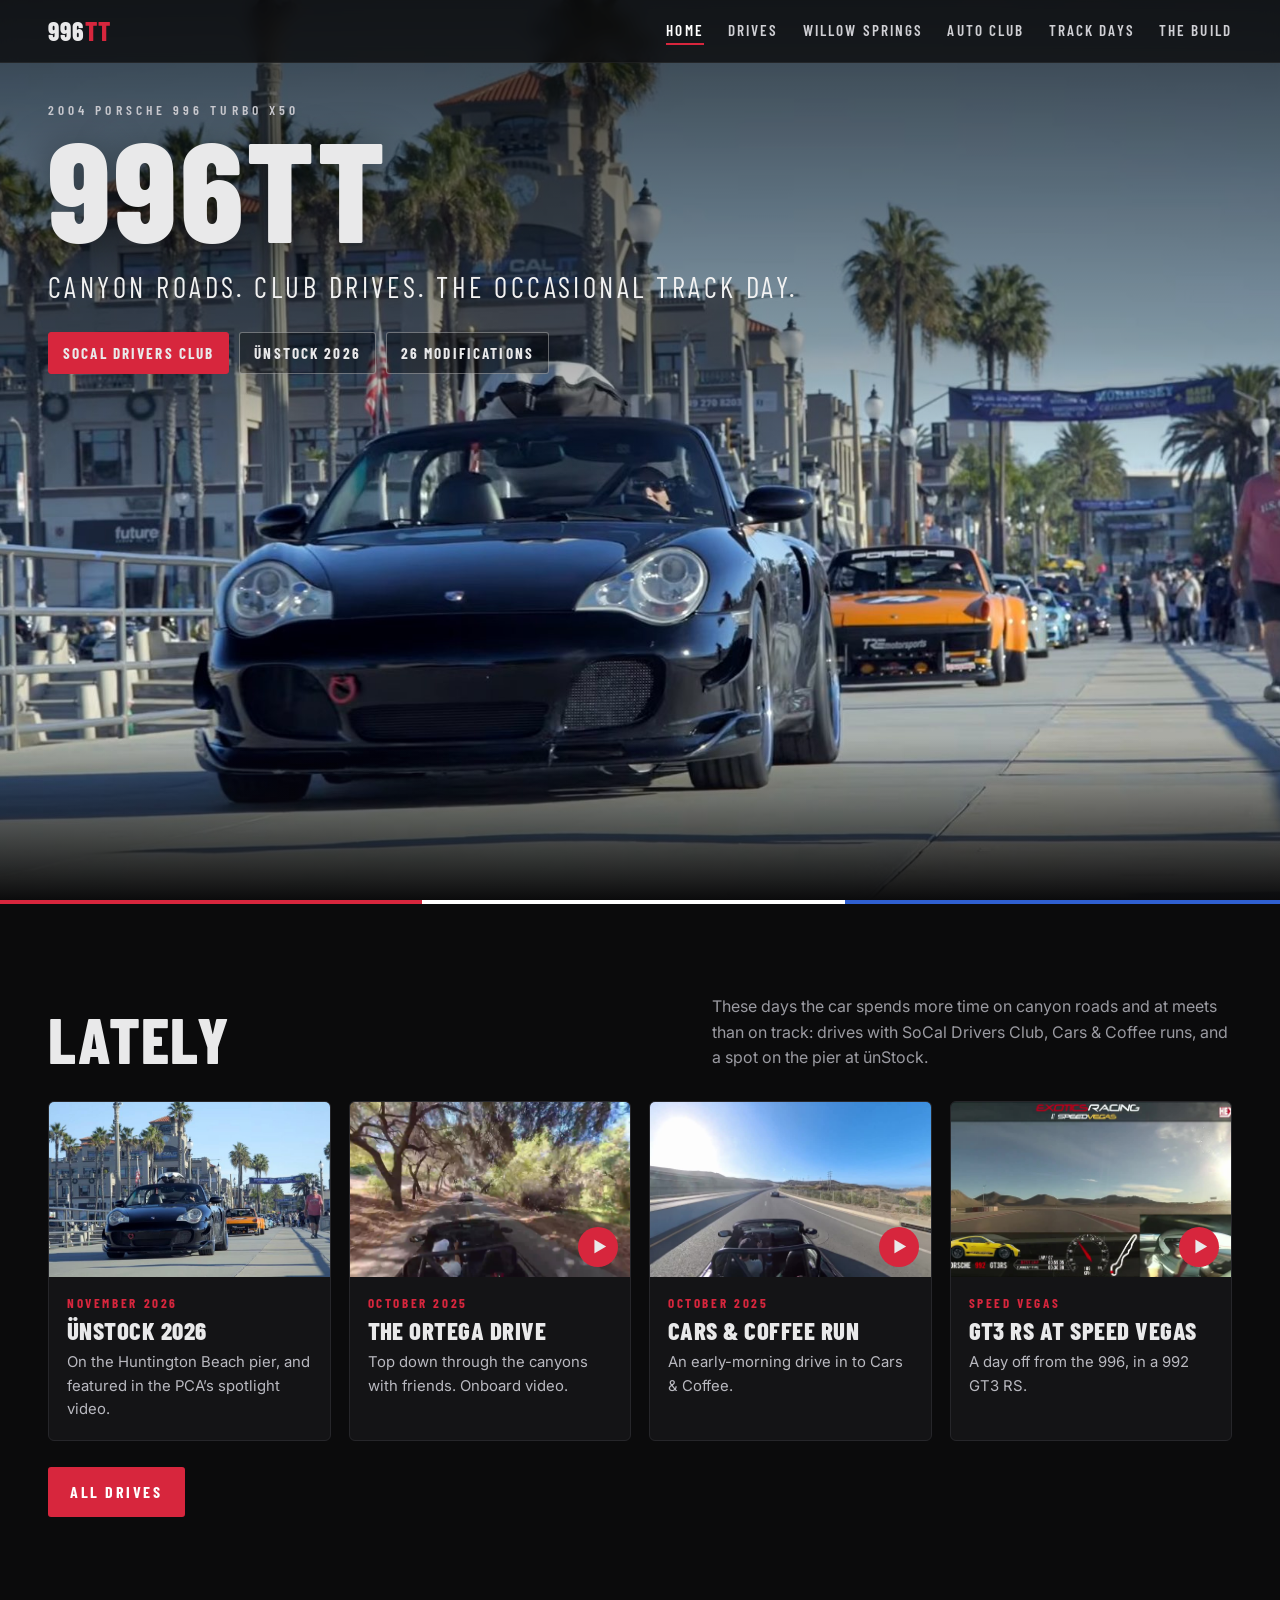
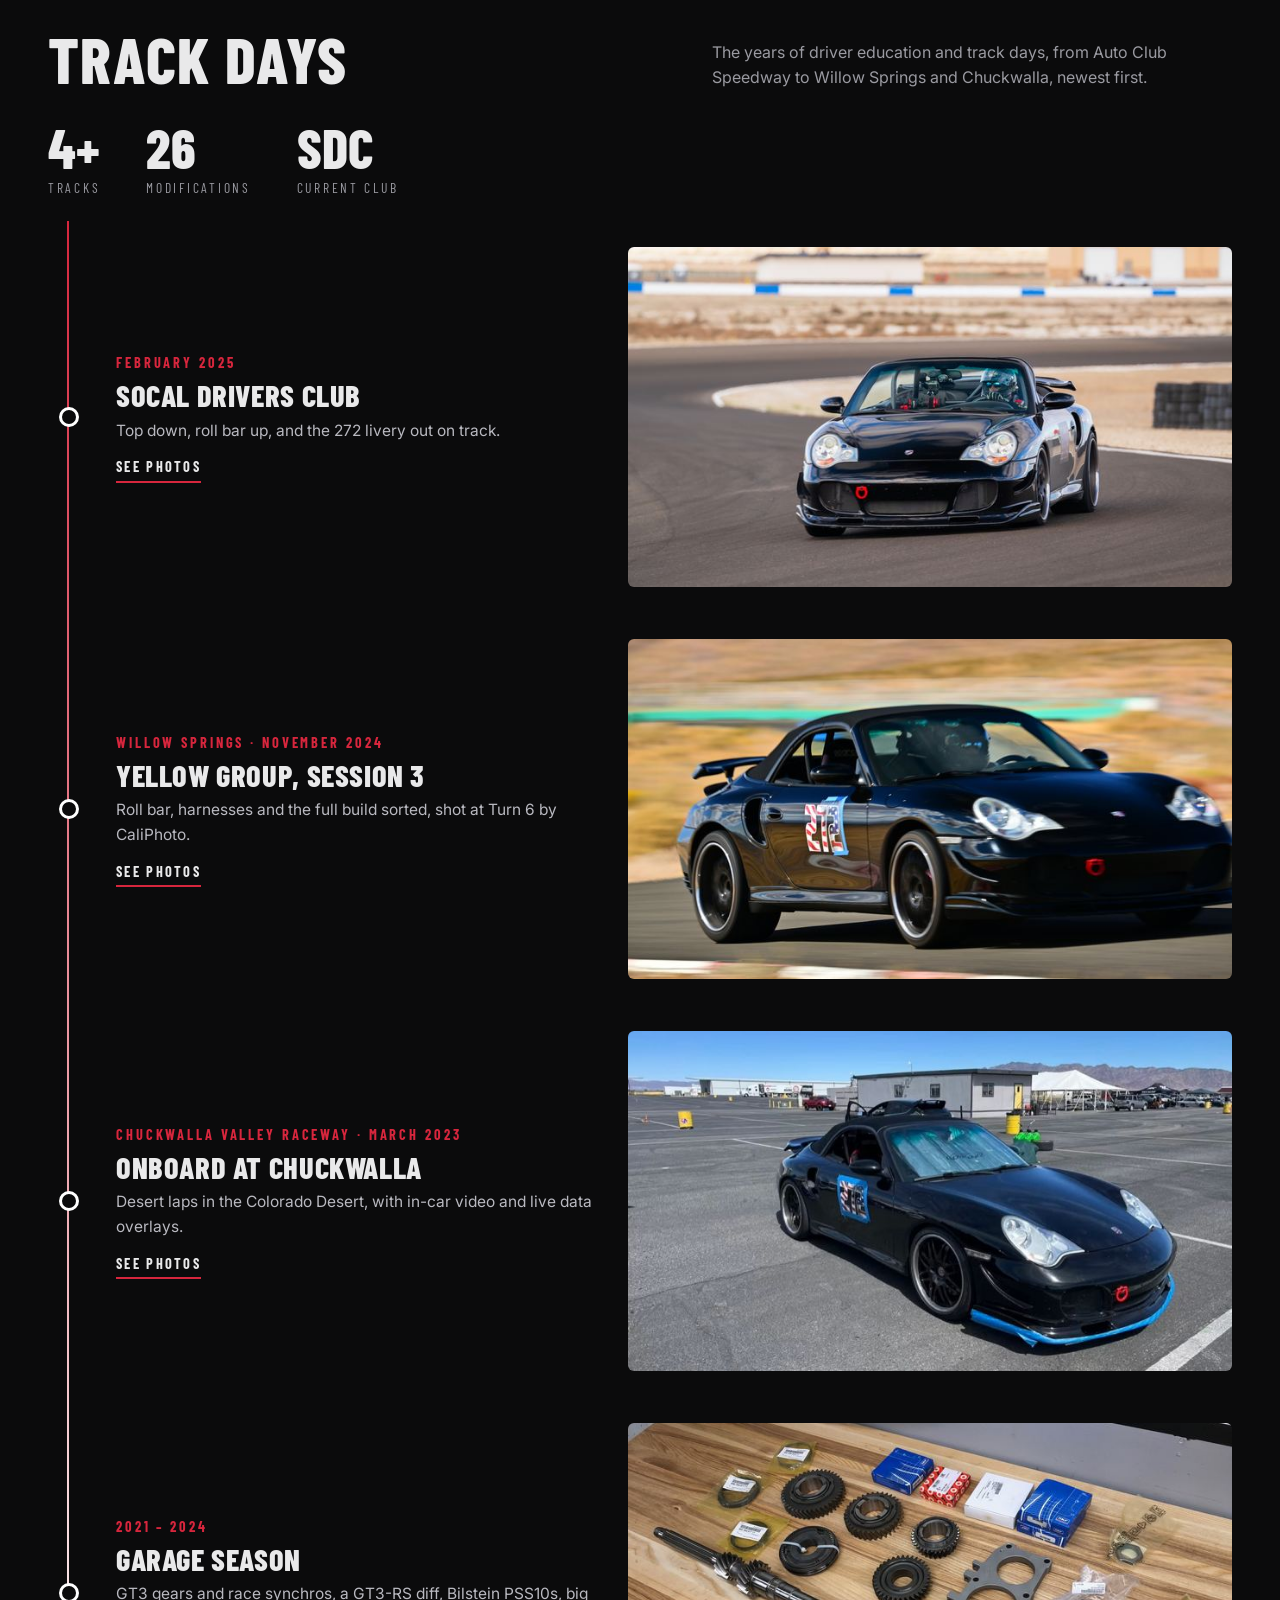
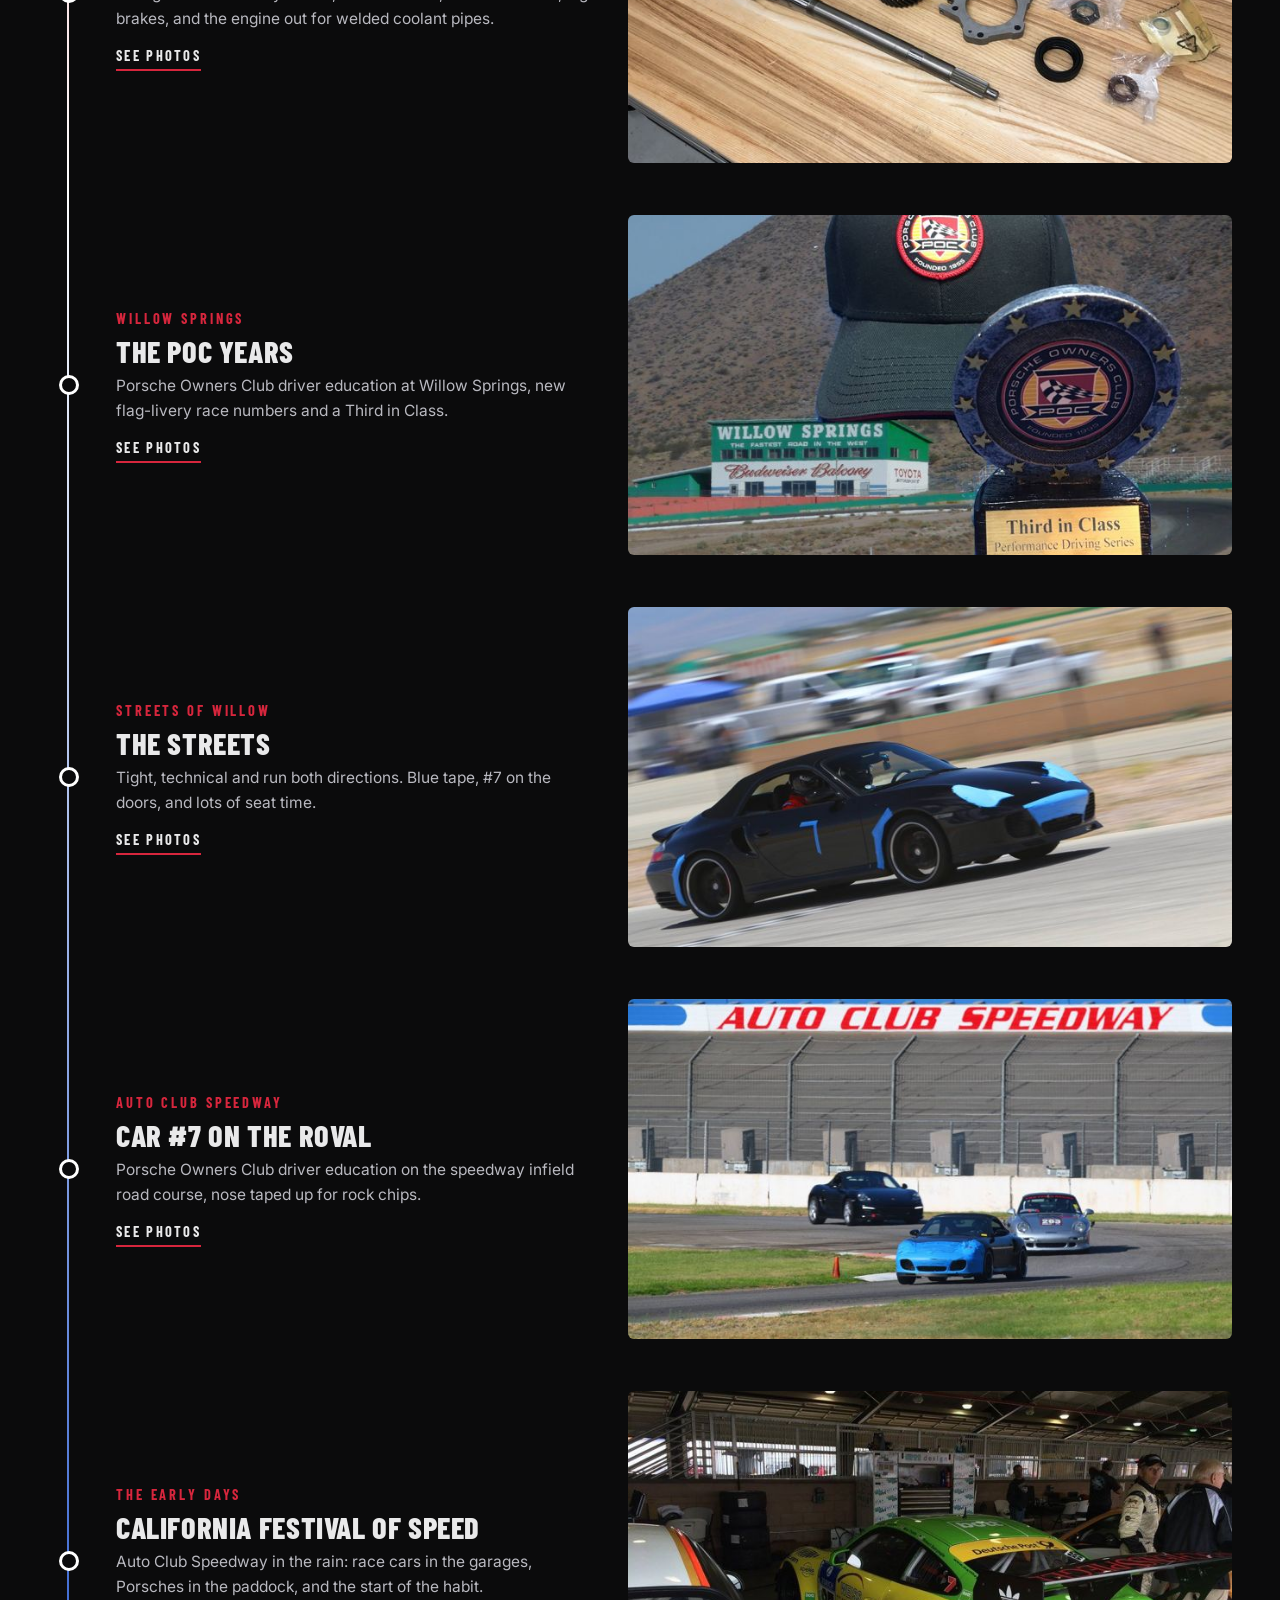
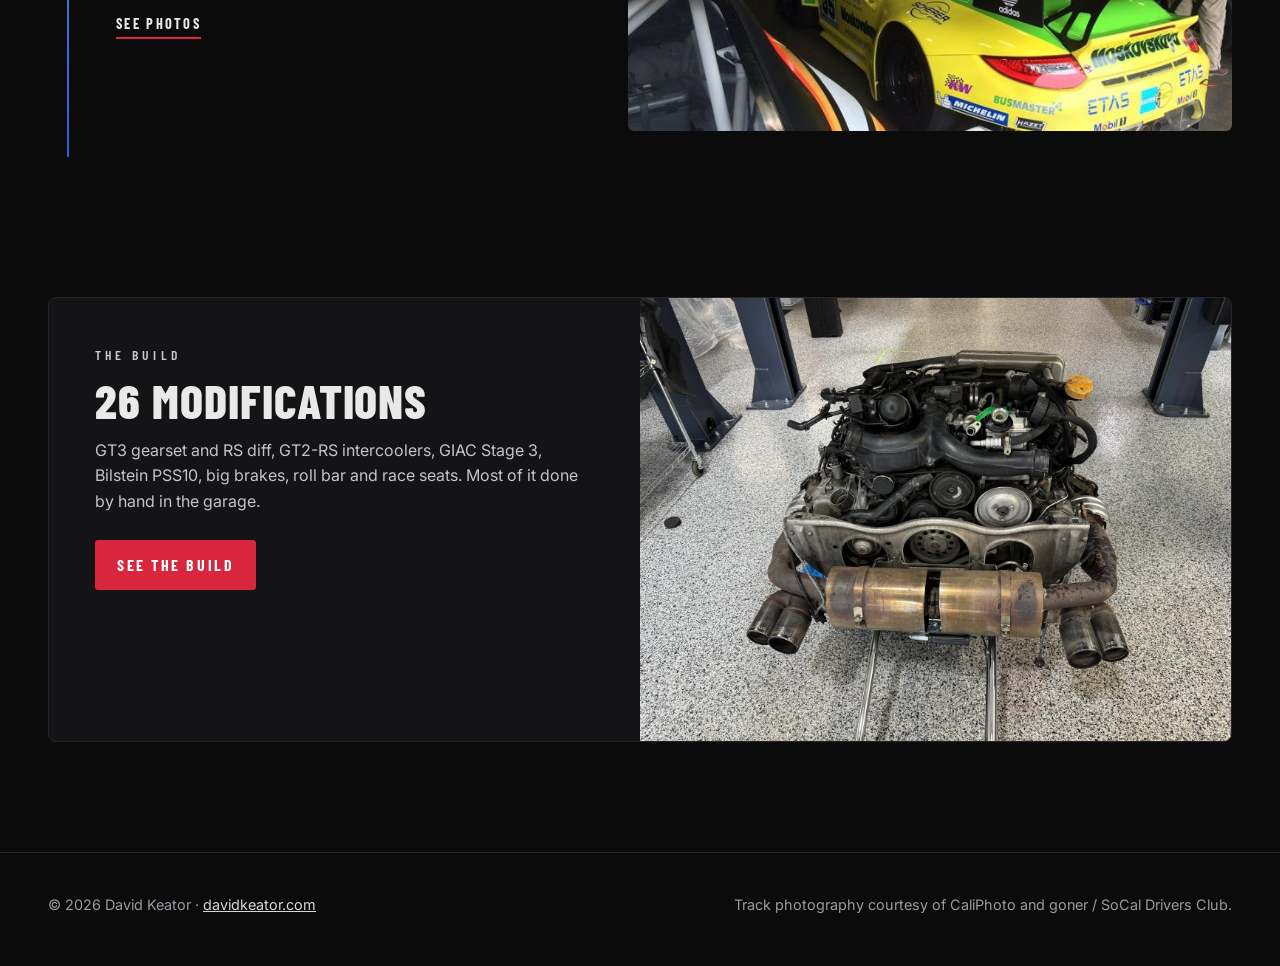
<file: index.html>
<!DOCTYPE html>
<html lang="en">
<head>
<meta charset="utf-8">
<meta name="viewport" content="width=device-width, initial-scale=1">
<title>996TT | 2004 Porsche 996 Turbo X50: Build, Canyon Drives and Track Days</title>
<meta name="description" content="Canyon drives, SoCal Drivers Club, car shows, track days and garage builds with a 2004 Porsche 996 Turbo X50.">
<meta property="og:title" content="996TT | 2004 Porsche 996 Turbo X50: Build, Canyon Drives and Track Days">
<meta property="og:description" content="Canyon drives, SoCal Drivers Club, car shows, track days and garage builds with a 2004 Porsche 996 Turbo X50.">
<meta property="og:image" content="https://www.996tt.net/img4/u01.jpg">
<link rel="icon" href="data:image/svg+xml,%3Csvg xmlns='http://www.w3.org/2000/svg' viewBox='0 0 64 64'%3E%3Crect width='64' height='64' rx='12' fill='%230b0b0c'/%3E%3Ctext x='32' y='43' font-family='Arial Black,Arial' font-weight='900' font-size='26' fill='%23e8e8e8' text-anchor='middle'%3E272%3C/text%3E%3C/svg%3E">
<link rel="preconnect" href="https://fonts.googleapis.com"><link rel="preconnect" href="https://fonts.gstatic.com" crossorigin>
<link href="https://fonts.googleapis.com/css2?family=Barlow+Condensed:wght@500;600;700;800&family=Inter:wght@400;500;600&display=swap" rel="stylesheet">
<link rel="canonical" href="https://www.996tt.net/">
<meta property="og:url" content="https://www.996tt.net/">
<meta property="og:type" content="website">
<link rel="stylesheet" href="css/site.css">
<script type="application/ld+json">
{
 "@context": "https://schema.org",
 "@graph": [
  {
   "@type": "WebSite",
   "@id": "https://www.996tt.net/#website",
   "url": "https://www.996tt.net/",
   "name": "996TT",
   "description": "David Keator's 2004 Porsche 996 Turbo X50: canyon drives, car shows, track days and a 26-modification garage build.",
   "inLanguage": "en-US",
   "author": {
    "@type": "Person",
    "@id": "https://www.davidkeator.com/#person",
    "name": "David Keator",
    "url": "https://www.davidkeator.com/"
   },
   "publisher": {
    "@type": "Person",
    "@id": "https://www.davidkeator.com/#person",
    "name": "David Keator",
    "url": "https://www.davidkeator.com/"
   }
  },
  {
   "@type": "Person",
   "@id": "https://www.davidkeator.com/#person",
   "name": "David Keator",
   "url": "https://www.davidkeator.com/"
  }
 ]
}
</script>
</head>
<body>
<nav><div class="wrap"><a class="logo" href="index.html">996<span>TT</span></a><button class="menu" aria-label="Menu">Menu</button><ul><li><a href="index.html" aria-current=page>Home</a></li><li><a href="drives.html">Drives</a></li><li><a href="willow-springs.html">Willow Springs</a></li><li><a href="auto-club-speedway.html">Auto Club</a></li><li><a href="more-events.html">Track Days</a></li><li><a href="build.html">The Build</a></li></ul></div></nav>

<header class="hero" id="top" style="background-image:url(img4/u01.jpg);background-position:center 75%">
  <div class="wrap">
    <span class="eyebrow">2004 Porsche 996 Turbo X50</span>
    <h1>996TT</h1>
    <p>Canyon roads. Club drives. The occasional track day.</p>
    <div class="badges"><span class="badge num">SoCal Drivers Club</span><span class="badge">&uuml;nStock 2026</span><span class="badge">26 modifications</span></div>
  </div>
</header>
<div class="stripe"></div>

<section><div class="wrap">
  <div class="sec-head"><h2>Lately</h2><p>These days the car spends more time on canyon roads and at meets than on track: drives with SoCal Drivers Club, Cars &amp; Coffee runs, and a spot on the pier at &uuml;nStock.</p></div>
  <div class="lately">
    <a class="card" href="drives.html#unstock"><div class="pic"><img src="img4/thumbs/u01.jpg" alt="ünStock 2026 on the Huntington Beach pier" loading="lazy"></div><span class="when">November 2026</span><h3>&uuml;nStock 2026</h3><p>On the Huntington Beach pier, and featured in the PCA&rsquo;s spotlight video.</p></a>
    <a class="card" href="drives.html#ortega"><div class="pic"><img src="ortega-canyon.jpg" alt="Onboard on the Ortega drive" loading="lazy"><span class="play">&#9658;</span></div><span class="when">October 2025</span><h3>The Ortega drive</h3><p>Top down through the canyons with friends. Onboard video.</p></a>
    <a class="card" href="drives.html#cars-coffee"><div class="pic"><img src="cars-coffee.jpg" alt="Driving to Cars and Coffee" loading="lazy"><span class="play">&#9658;</span></div><span class="when">October 2025</span><h3>Cars &amp; Coffee run</h3><p>An early-morning drive in to Cars &amp; Coffee.</p></a>
    <a class="card" href="drives.html#speed-vegas"><div class="pic"><img src="speedvegas-gt3rs.jpg" alt="Onboard in a GT3 RS at Speed Vegas" loading="lazy"><span class="play">&#9658;</span></div><span class="when">Speed Vegas</span><h3>GT3 RS at Speed Vegas</h3><p>A day off from the 996, in a 992 GT3 RS.</p></a>
  </div>
  <a class="btn" href="drives.html">All drives</a>
</div></section>

<section><div class="wrap">
  <div class="sec-head"><h2>Track days</h2><p>The years of driver education and track days, from Auto Club Speedway to Willow Springs and Chuckwalla, newest first.</p></div>
  <div class="count"><div><b>4+</b><small>Tracks</small></div><div><b>26</b><small>Modifications</small></div><div><b>SDC</b><small>Current club</small></div></div>
  <div class="timeline"><a class="stop" href="more-events.html#sdc-2025"><div class="txt"><span class="when">February 2025</span><h3>SoCal Drivers Club</h3><p>Top down, roll bar up, and the 272 livery out on track.</p><span class="go">See photos</span></div><div class="pic"><img src="img1/thumbs/p201.jpg" alt="SoCal Drivers Club" loading="lazy"></div></a><a class="stop" href="willow-springs.html#nov-2024"><div class="txt"><span class="when">Willow Springs &middot; November 2024</span><h3>Yellow Group, Session 3</h3><p>Roll bar, harnesses and the full build sorted, shot at Turn 6 by CaliPhoto.</p><span class="go">See photos</span></div><div class="pic"><img src="img1/thumbs/p178.jpg" alt="Yellow Group, Session 3" loading="lazy"></div></a><a class="stop" href="more-events.html#chuckwalla"><div class="txt"><span class="when">Chuckwalla Valley Raceway &middot; March 2023</span><h3>Onboard at Chuckwalla</h3><p>Desert laps in the Colorado Desert, with in-car video and live data overlays.</p><span class="go">See photos</span></div><div class="pic"><img src="img1/thumbs/c004.jpg" alt="Onboard at Chuckwalla" loading="lazy"></div></a><a class="stop" href="build.html#garage"><div class="txt"><span class="when">2021 &ndash; 2024</span><h3>Garage season</h3><p>GT3 gears and race synchros, a GT3-RS diff, Bilstein PSS10s, big brakes, and the engine out for welded coolant pipes.</p><span class="go">See photos</span></div><div class="pic"><img src="img1/thumbs/p003.jpg" alt="Garage season" loading="lazy"></div></a><a class="stop" href="willow-springs.html#third"><div class="txt"><span class="when">Willow Springs</span><h3>The POC years</h3><p>Porsche Owners Club driver education at Willow Springs, new flag-livery race numbers and a Third in Class.</p><span class="go">See photos</span></div><div class="pic"><img src="img3/thumbs/f095.jpg" alt="Porsche Owners Club at Willow Springs" loading="lazy"></div></a><a class="stop" href="willow-springs.html#streets"><div class="txt"><span class="when">Streets of Willow</span><h3>The Streets</h3><p>Tight, technical and run both directions. Blue tape, #7 on the doors, and lots of seat time.</p><span class="go">See photos</span></div><div class="pic"><img src="img2/thumbs/f042.jpg" alt="The Streets" loading="lazy"></div></a><a class="stop" href="auto-club-speedway.html#roval"><div class="txt"><span class="when">Auto Club Speedway</span><h3>Car #7 on the roval</h3><p>Porsche Owners Club driver education on the speedway infield road course, nose taped up for rock chips.</p><span class="go">See photos</span></div><div class="pic"><img src="img2/thumbs/f057.jpg" alt="Car #7 on the roval" loading="lazy"></div></a><a class="stop" href="auto-club-speedway.html#festival"><div class="txt"><span class="when">The early days</span><h3>California Festival of Speed</h3><p>Auto Club Speedway in the rain: race cars in the garages, Porsches in the paddock, and the start of the habit.</p><span class="go">See photos</span></div><div class="pic"><img src="img2/thumbs/f019.jpg" alt="California Festival of Speed" loading="lazy"></div></a></div>
</div></section>

<section><div class="wrap">
  <div class="callout">
    <div class="c"><span class="eyebrow">The Build</span><h3>26 modifications</h3>
      <p>GT3 gearset and RS diff, GT2-RS intercoolers, GIAC Stage 3, Bilstein PSS10, big brakes, roll bar and race seats. Most of it done by hand in the garage.</p>
      <a class="btn" href="build.html">See the build</a></div>
    <img src="img1/p098.jpg" alt="The 3.6 twin-turbo flat six out of the car" loading="lazy">
  </div>
</div></section>

<footer><div class="wrap">
  <div>&copy; <span id="y">2026</span> David Keator &middot; <a href="https://www.davidkeator.com/">davidkeator.com</a></div>
  <div>Track photography courtesy of CaliPhoto and goner / SoCal Drivers Club.</div>
</div></footer>
<script src="js/site.js"></script>
</body>
</html>
</file>
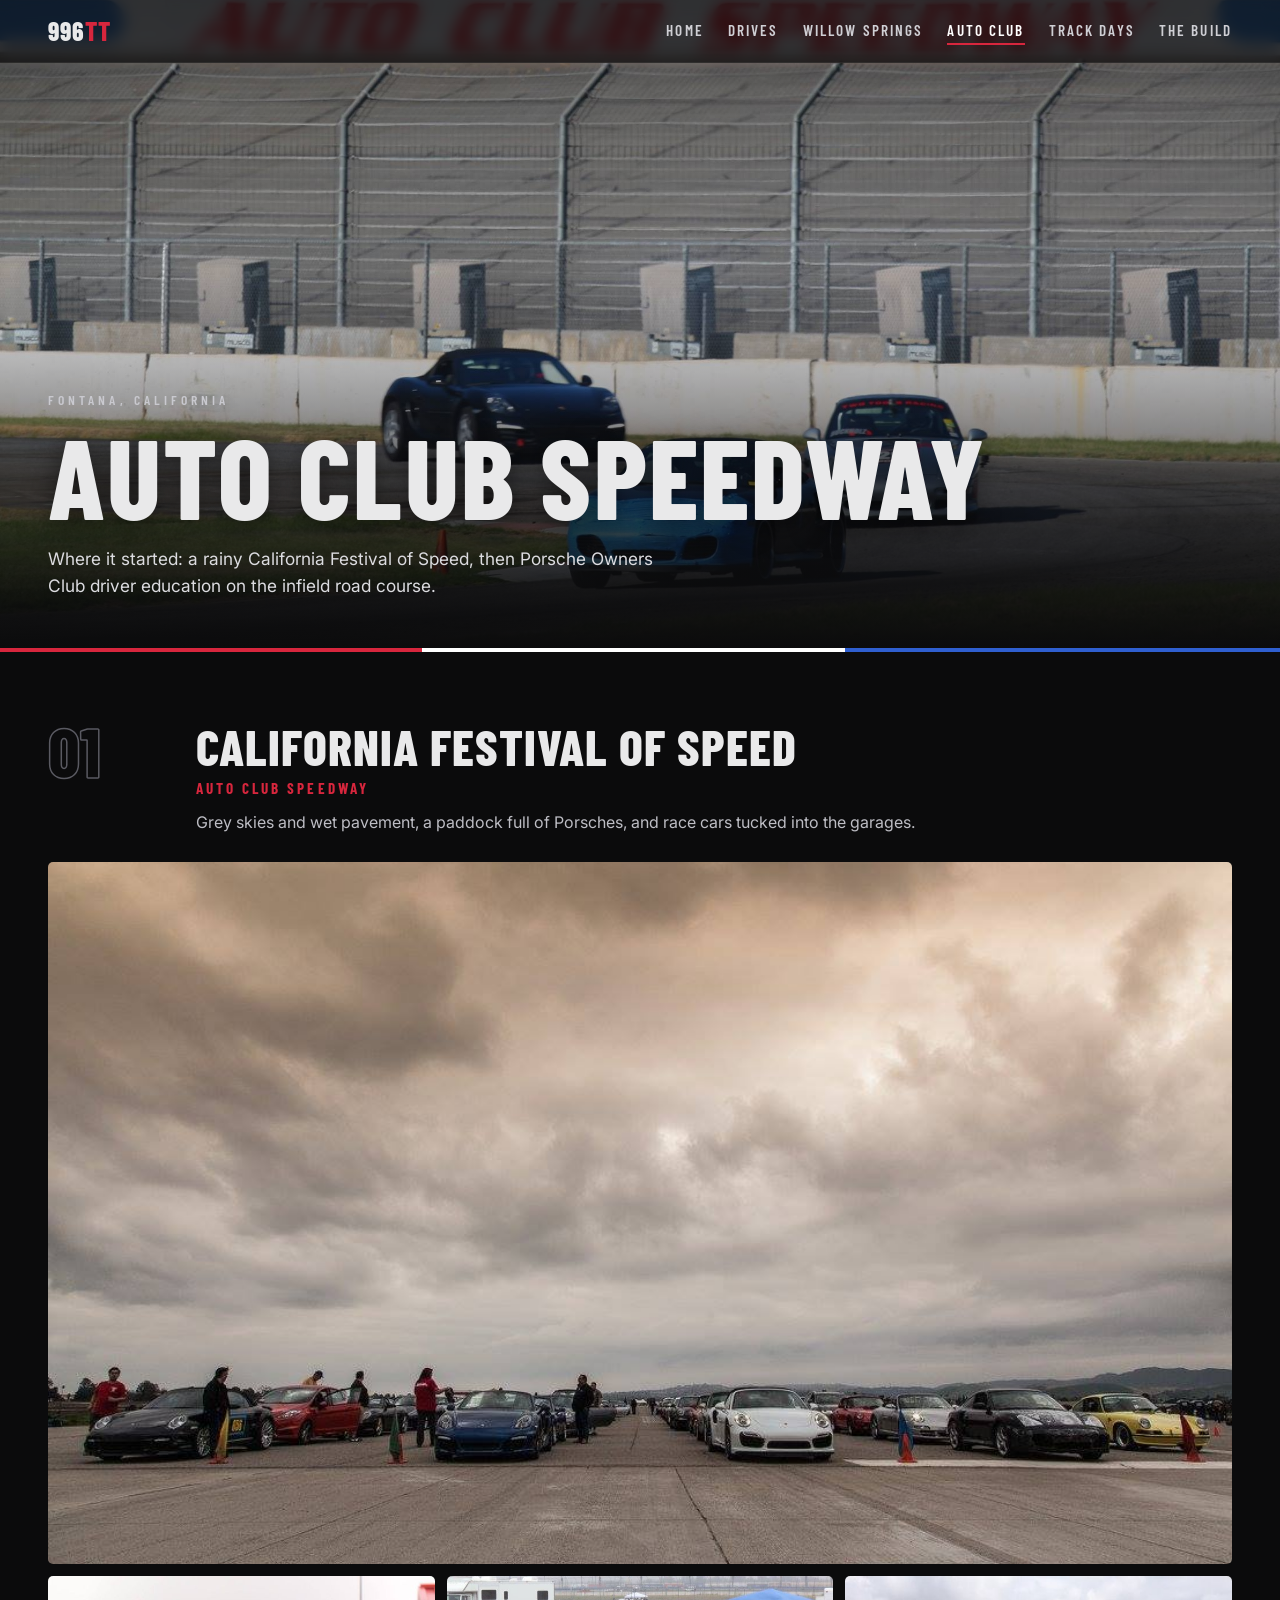
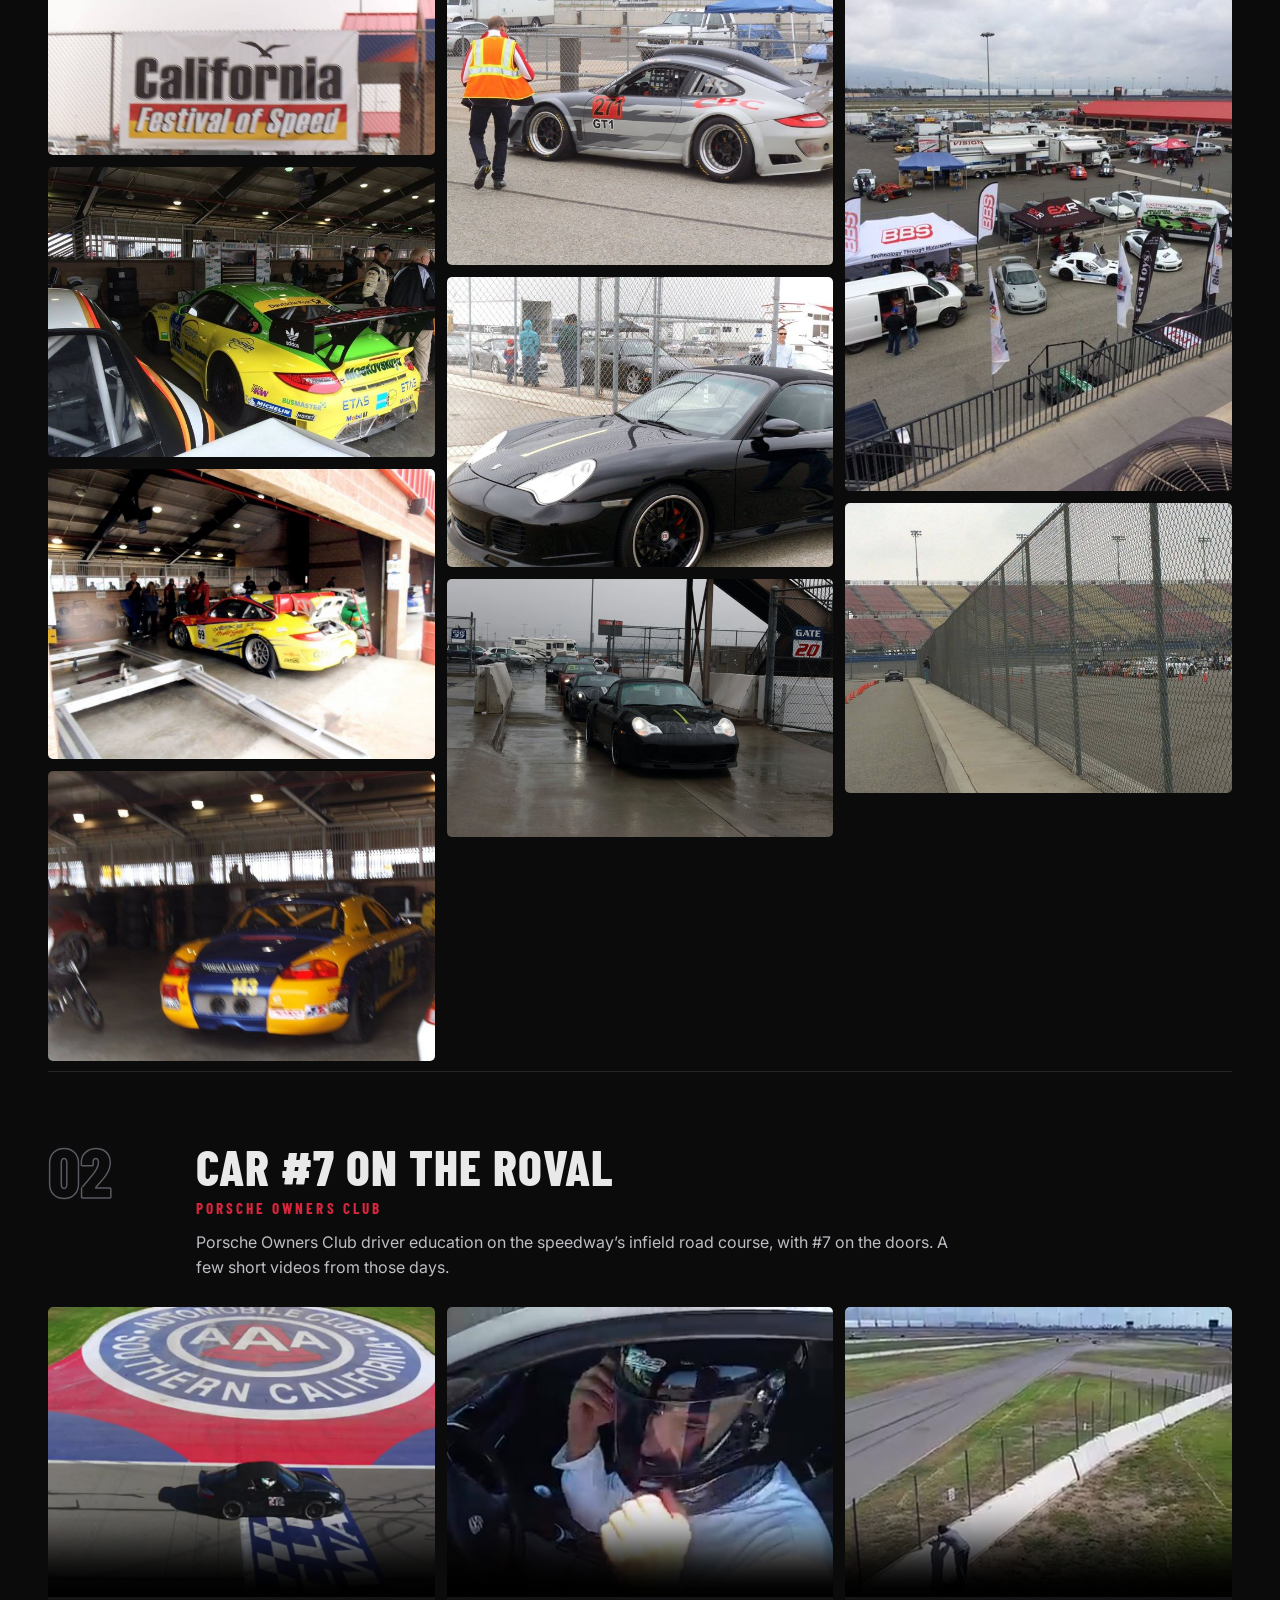
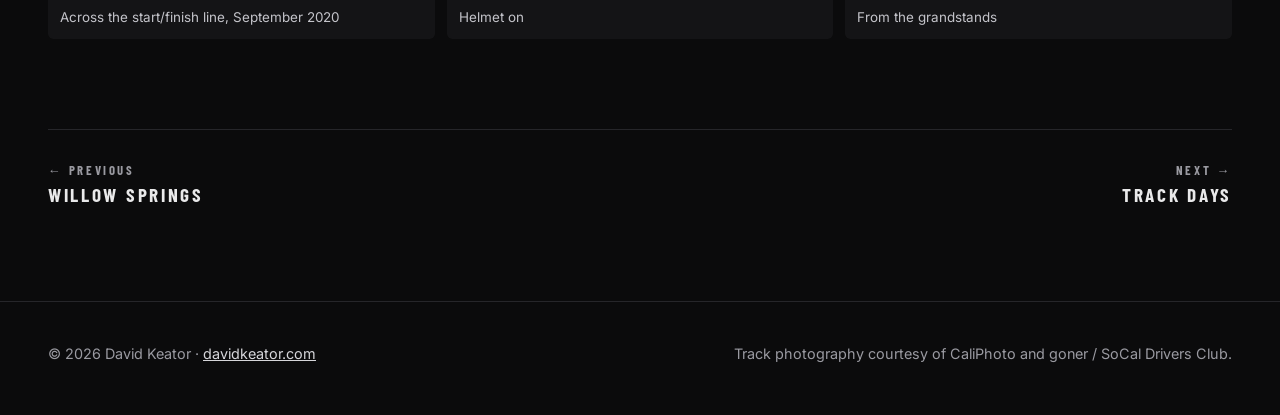
<file: auto-club-speedway.html>
<!DOCTYPE html>
<html lang="en">
<head>
<meta charset="utf-8">
<meta name="viewport" content="width=device-width, initial-scale=1">
<title>Auto Club Speedway Roval Track Days in a Porsche 996 Turbo | 996TT</title>
<meta name="description" content="California Festival of Speed and Porsche Owners Club driver education at Auto Club Speedway in a 996 Turbo.">
<meta property="og:title" content="Auto Club Speedway Roval Track Days in a Porsche 996 Turbo | 996TT">
<meta property="og:description" content="California Festival of Speed and Porsche Owners Club driver education at Auto Club Speedway in a 996 Turbo.">
<meta property="og:image" content="https://www.996tt.net/img2/f057.jpg">
<link rel="icon" href="data:image/svg+xml,%3Csvg xmlns='http://www.w3.org/2000/svg' viewBox='0 0 64 64'%3E%3Crect width='64' height='64' rx='12' fill='%230b0b0c'/%3E%3Ctext x='32' y='43' font-family='Arial Black,Arial' font-weight='900' font-size='26' fill='%23e8e8e8' text-anchor='middle'%3E272%3C/text%3E%3C/svg%3E">
<link rel="preconnect" href="https://fonts.googleapis.com"><link rel="preconnect" href="https://fonts.gstatic.com" crossorigin>
<link href="https://fonts.googleapis.com/css2?family=Barlow+Condensed:wght@500;600;700;800&family=Inter:wght@400;500;600&display=swap" rel="stylesheet">
<link rel="canonical" href="https://www.996tt.net/auto-club-speedway.html">
<meta property="og:url" content="https://www.996tt.net/auto-club-speedway.html">
<meta property="og:type" content="website">
<link rel="stylesheet" href="css/site.css">
<script type="application/ld+json">
{
 "@context": "https://schema.org",
 "@graph": [
  {
   "@type": "WebPage",
   "@id": "https://www.996tt.net/auto-club-speedway.html",
   "url": "https://www.996tt.net/auto-club-speedway.html",
   "name": "Auto Club Speedway Roval Track Days in a Porsche 996 Turbo | 996TT",
   "description": "California Festival of Speed and Porsche Owners Club driver education at Auto Club Speedway in a 996 Turbo.",
   "isPartOf": {
    "@id": "https://www.996tt.net/#website"
   },
   "author": {
    "@type": "Person",
    "@id": "https://www.davidkeator.com/#person",
    "name": "David Keator",
    "url": "https://www.davidkeator.com/"
   }
  },
  {
   "@type": "VideoObject",
   "name": "996 Turbo crossing the start/finish line at Auto Club Speedway",
   "description": "The #272 Porsche 996 Turbo crossing the start/finish line under the AAA logo at Auto Club Speedway, September 2020.",
   "thumbnailUrl": "https://www.996tt.net/autoclub-startfinish.jpg",
   "contentUrl": "https://www.996tt.net/autoclub-startfinish.mp4",
   "uploadDate": "2026-11-12",
   "duration": "PT6S"
  }
 ]
}
</script>
</head>
<body>
<nav><div class="wrap"><a class="logo" href="index.html">996<span>TT</span></a><button class="menu" aria-label="Menu">Menu</button><ul><li><a href="index.html">Home</a></li><li><a href="drives.html">Drives</a></li><li><a href="willow-springs.html">Willow Springs</a></li><li><a href="auto-club-speedway.html" aria-current=page>Auto Club</a></li><li><a href="more-events.html">Track Days</a></li><li><a href="build.html">The Build</a></li></ul></div></nav>

<header class="page-hero" style="background-image:url(img2/f057.jpg);background-position:center 40%">
  <div class="wrap"><span class="eyebrow">Fontana, California</span><h1>Auto Club Speedway</h1>
  <p>Where it started: a rainy California Festival of Speed, then Porsche Owners Club driver education on the infield road course.</p></div>
</header>
<div class="stripe"></div>
<div class="wrap">
<div class="chapter" id="festival"><div class="ch-head"><div class="ch-num">01</div><div><h2>California Festival of Speed</h2><span class="when">Auto Club Speedway</span><p>Grey skies and wet pavement, a paddock full of Porsches, and race cars tucked into the garages.</p></div></div><figure class="feature"><img src="img2/f003.jpg" data-full="img2/f003.jpg" alt="Storm clouds over the paddock" loading="lazy"><figcaption>Storm clouds over the paddock</figcaption></figure><div class="gallery"><figure><img src="img2/thumbs/f004.jpg" data-full="img2/f004.jpg" alt="California Festival of Speed" loading="lazy"><figcaption>California Festival of Speed</figcaption></figure><figure><img src="img2/thumbs/f019.jpg" data-full="img2/f019.jpg" alt="Race cars in the garage" loading="lazy"><figcaption>Race cars in the garage</figcaption></figure><figure><img src="img2/thumbs/f007.jpg" data-full="img2/f007.jpg" alt="Garage row" loading="lazy"><figcaption>Garage row</figcaption></figure><figure><img src="img2/thumbs/f008.jpg" data-full="img2/f008.jpg" alt="Race car in the garage" loading="lazy"><figcaption>Race car in the garage</figcaption></figure><figure><img src="img2/thumbs/f016.jpg" data-full="img2/f016.jpg" alt="GT1-class car in the paddock" loading="lazy"><figcaption>GT1-class car in the paddock</figcaption></figure><figure><img src="img2/thumbs/f012.jpg" data-full="img2/f012.jpg" alt="The 996 Turbo, paddock" loading="lazy"><figcaption>The 996 Turbo, paddock</figcaption></figure><figure><img src="img2/thumbs/f026.jpg" data-full="img2/f026.jpg" alt="Rain at Gate 20" loading="lazy"><figcaption>Rain at Gate 20</figcaption></figure><figure><img src="img2/thumbs/f023.jpg" data-full="img2/f023.jpg" alt="Vendor row from above" loading="lazy"><figcaption>Vendor row from above</figcaption></figure><figure><img src="img2/thumbs/f021.jpg" data-full="img2/f021.jpg" alt="Speedway grandstands" loading="lazy"><figcaption>Speedway grandstands</figcaption></figure></div></div>
<div class="chapter" id="roval"><div class="ch-head"><div class="ch-num">02</div><div><h2>Car #7 on the roval</h2><span class="when">Porsche Owners Club</span><p>Porsche Owners Club driver education on the speedway&rsquo;s infield road course, with #7 on the doors. A few short videos from those days.</p></div></div>
<div class="clips"><figure><video src="autoclub-startfinish.mp4" poster="autoclub-startfinish.jpg" controls muted playsinline preload="none" ></video><figcaption>Across the start/finish line, September 2020</figcaption></figure><figure><video src="video/autoclub-2.mp4" poster="video/autoclub-2.jpg" controls muted playsinline preload="none"></video><figcaption>Helmet on</figcaption></figure><figure><video src="video/autoclub-3.mp4" poster="video/autoclub-3.jpg" controls muted playsinline preload="none"></video><figcaption>From the grandstands</figcaption></figure></div></div>
<div class="next"><a href="willow-springs.html"><span>&larr; Previous</span>Willow Springs</a><a href="more-events.html" style="text-align:right"><span>Next &rarr;</span>Track Days</a></div>
</div>

<footer><div class="wrap">
  <div>&copy; <span id="y">2026</span> David Keator &middot; <a href="https://www.davidkeator.com/">davidkeator.com</a></div>
  <div>Track photography courtesy of CaliPhoto and goner / SoCal Drivers Club.</div>
</div></footer>
<script src="js/site.js"></script>
</body>
</html>
</file>
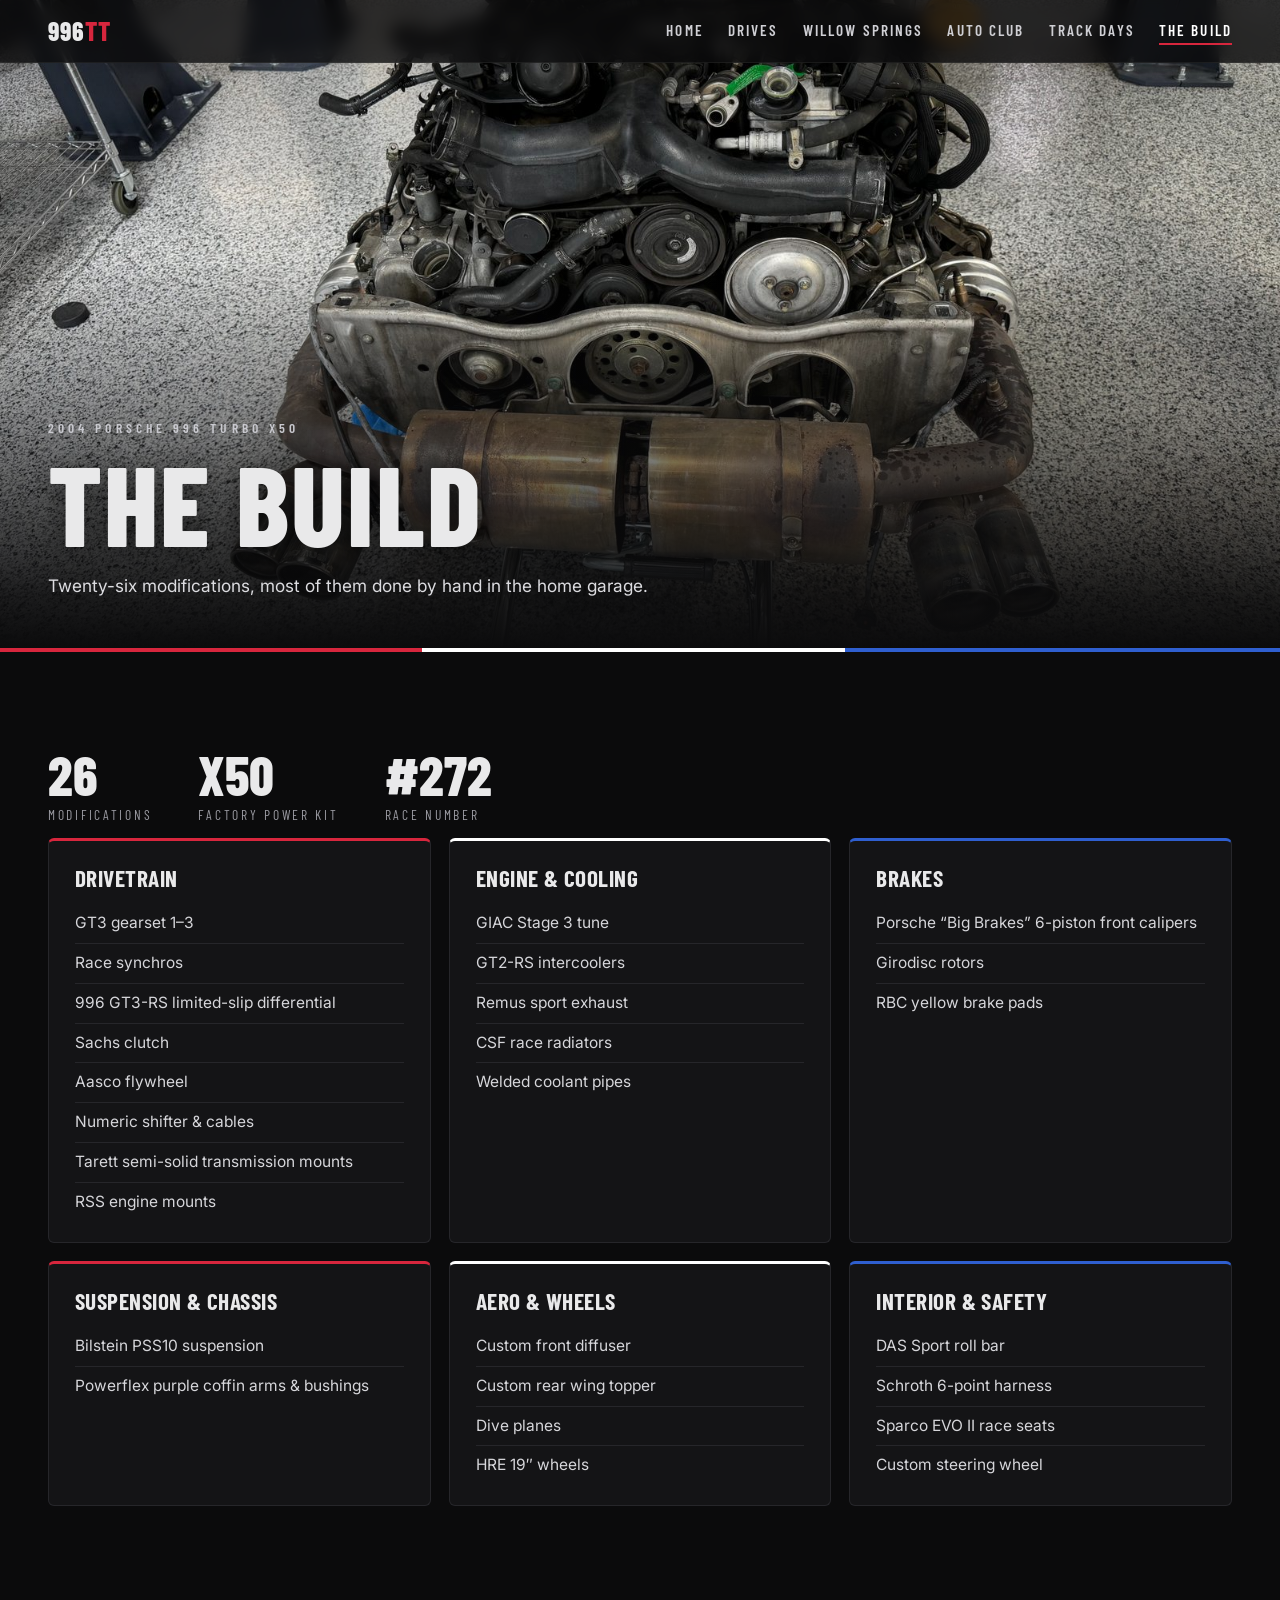
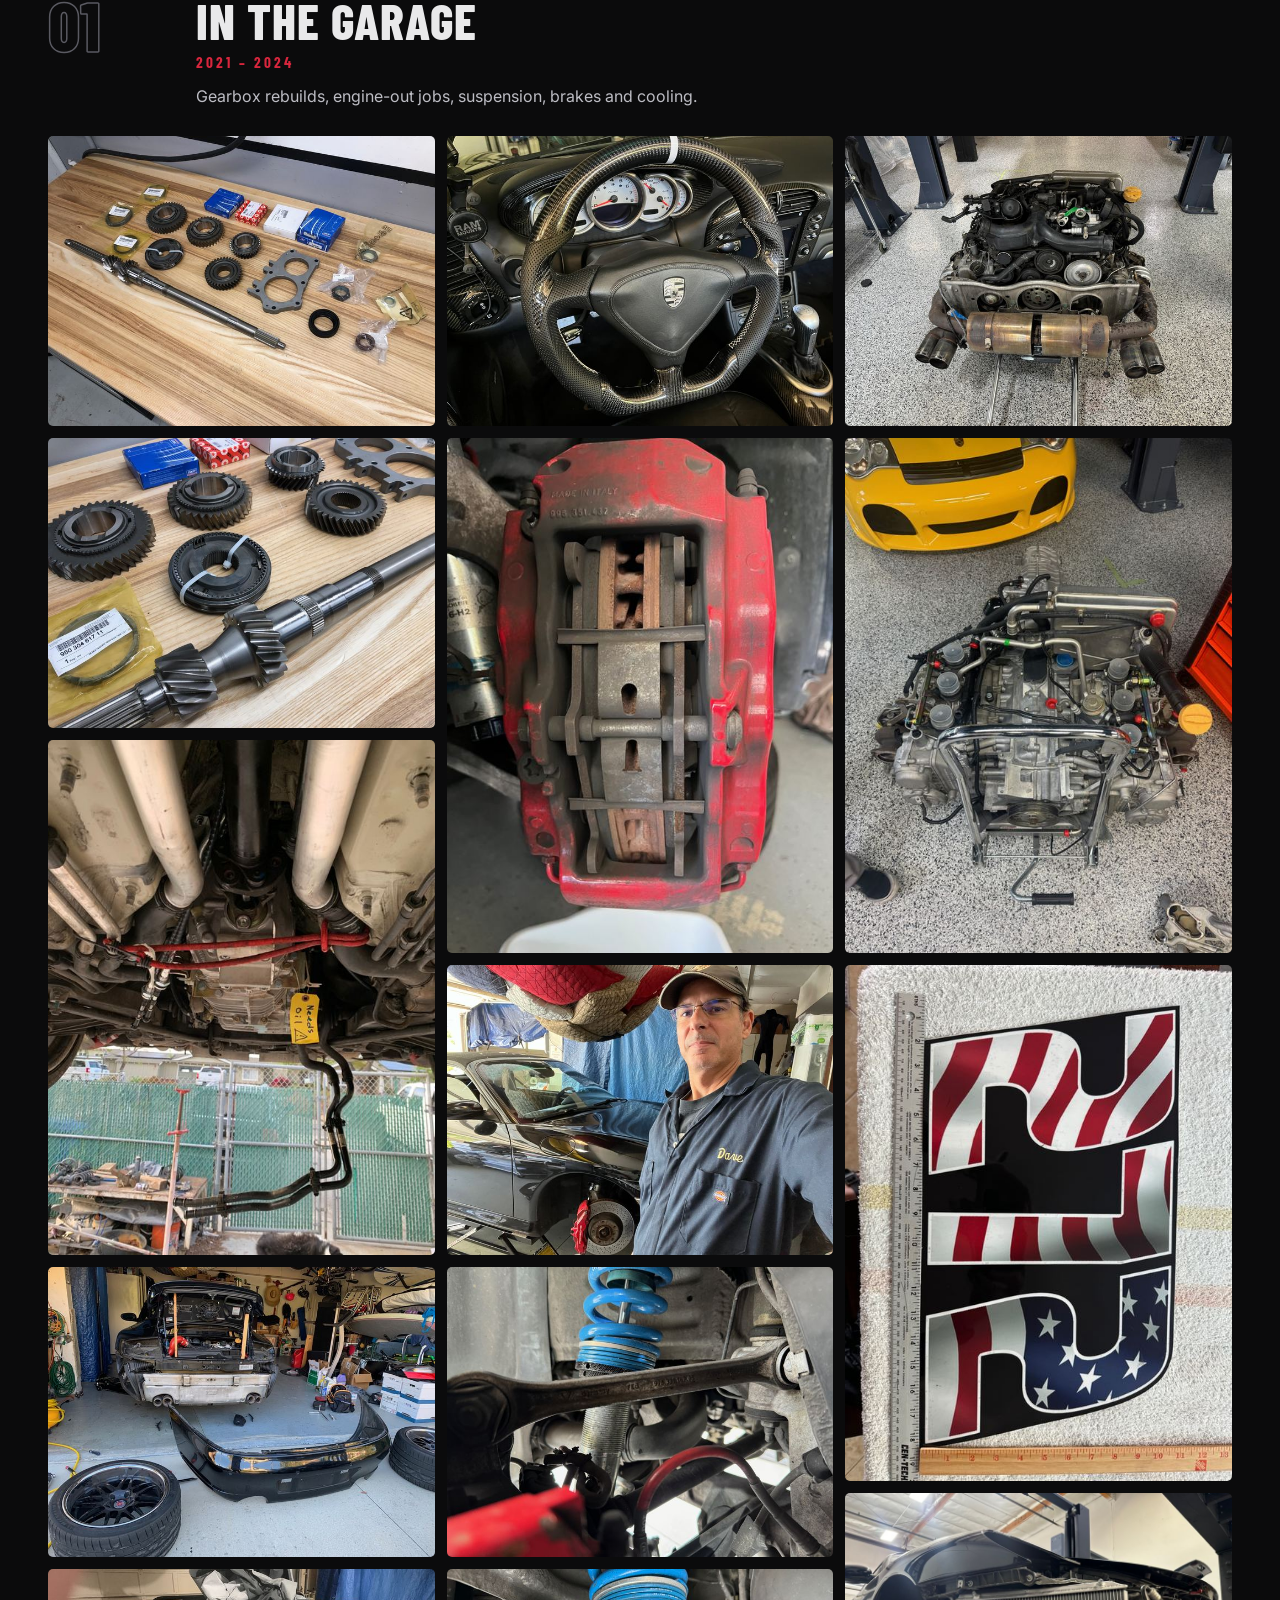
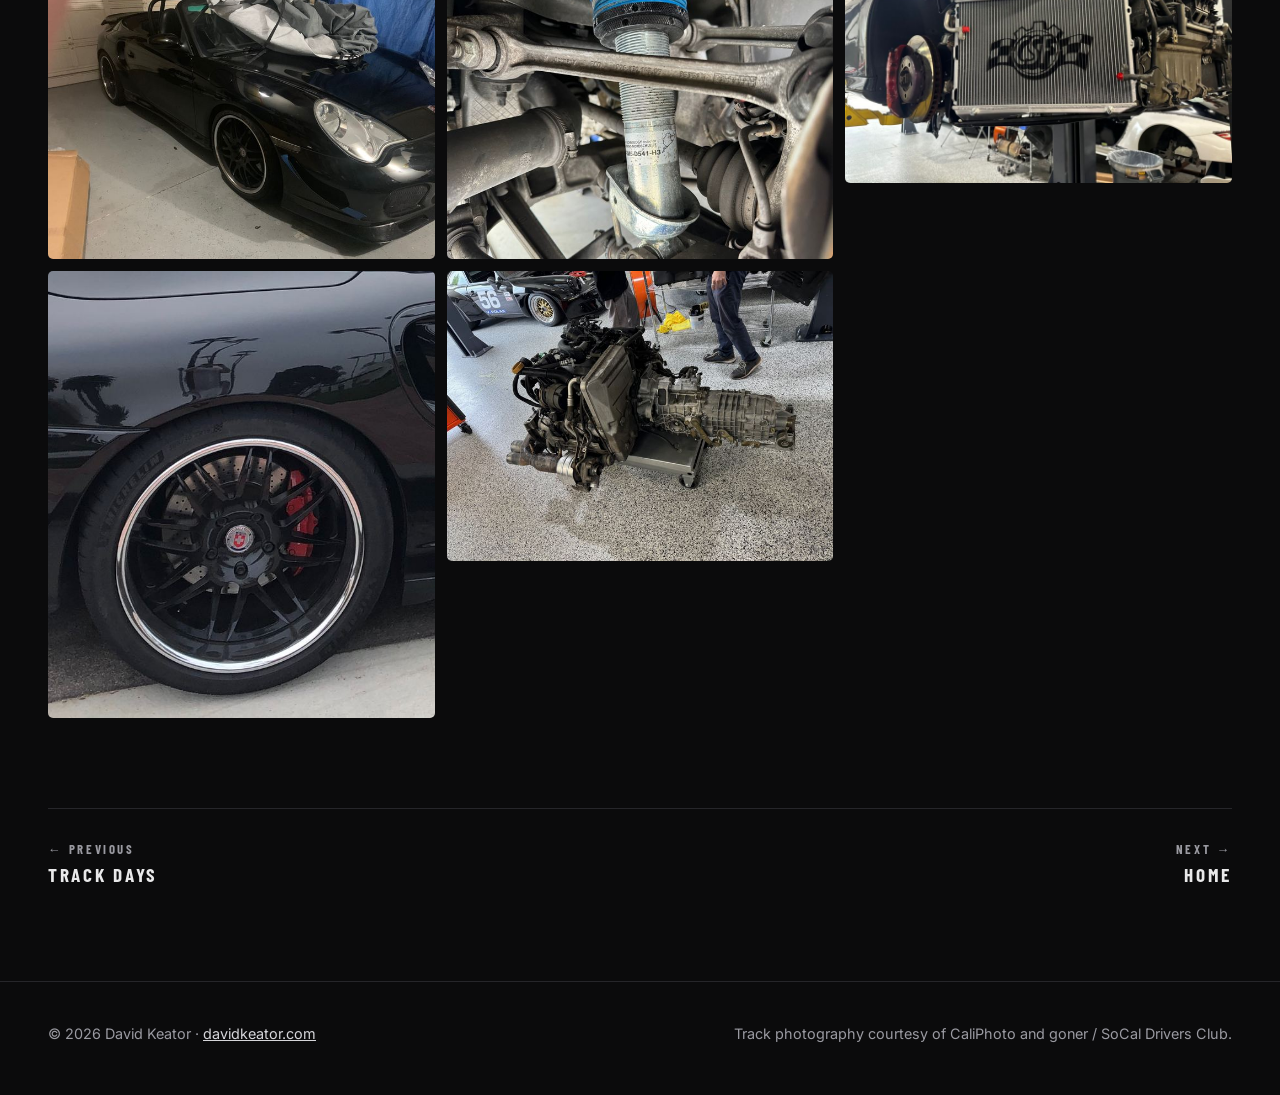
<file: build.html>
<!DOCTYPE html>
<html lang="en">
<head>
<meta charset="utf-8">
<meta name="viewport" content="width=device-width, initial-scale=1">
<title>Porsche 996 Turbo X50 Build: 26 Modifications | 996TT</title>
<meta name="description" content="The 26-modification build of a 2004 Porsche 996 Turbo X50 track car.">
<meta property="og:title" content="Porsche 996 Turbo X50 Build: 26 Modifications | 996TT">
<meta property="og:description" content="The 26-modification build of a 2004 Porsche 996 Turbo X50 track car.">
<meta property="og:image" content="https://www.996tt.net/img1/p098.jpg">
<link rel="icon" href="data:image/svg+xml,%3Csvg xmlns='http://www.w3.org/2000/svg' viewBox='0 0 64 64'%3E%3Crect width='64' height='64' rx='12' fill='%230b0b0c'/%3E%3Ctext x='32' y='43' font-family='Arial Black,Arial' font-weight='900' font-size='26' fill='%23e8e8e8' text-anchor='middle'%3E272%3C/text%3E%3C/svg%3E">
<link rel="preconnect" href="https://fonts.googleapis.com"><link rel="preconnect" href="https://fonts.gstatic.com" crossorigin>
<link href="https://fonts.googleapis.com/css2?family=Barlow+Condensed:wght@500;600;700;800&family=Inter:wght@400;500;600&display=swap" rel="stylesheet">
<link rel="canonical" href="https://www.996tt.net/build.html">
<meta property="og:url" content="https://www.996tt.net/build.html">
<meta property="og:type" content="website">
<link rel="stylesheet" href="css/site.css">
<script type="application/ld+json">
{
 "@context": "https://schema.org",
 "@graph": [
  {
   "@type": "WebPage",
   "@id": "https://www.996tt.net/build.html",
   "url": "https://www.996tt.net/build.html",
   "name": "Porsche 996 Turbo X50 Build: 26 Modifications | 996TT",
   "description": "The 26-modification build of a 2004 Porsche 996 Turbo X50 track car.",
   "isPartOf": {
    "@id": "https://www.996tt.net/#website"
   },
   "author": {
    "@type": "Person",
    "@id": "https://www.davidkeator.com/#person",
    "name": "David Keator",
    "url": "https://www.davidkeator.com/"
   }
  }
 ]
}
</script>
</head>
<body>
<nav><div class="wrap"><a class="logo" href="index.html">996<span>TT</span></a><button class="menu" aria-label="Menu">Menu</button><ul><li><a href="index.html">Home</a></li><li><a href="drives.html">Drives</a></li><li><a href="willow-springs.html">Willow Springs</a></li><li><a href="auto-club-speedway.html">Auto Club</a></li><li><a href="more-events.html">Track Days</a></li><li><a href="build.html" aria-current=page>The Build</a></li></ul></div></nav>

<header class="page-hero" style="background-image:url(img1/p098.jpg);background-position:center 55%">
  <div class="wrap"><span class="eyebrow">2004 Porsche 996 Turbo X50</span><h1>The Build</h1>
  <p>Twenty-six modifications, most of them done by hand in the home garage.</p></div>
</header>
<div class="stripe"></div>
<section><div class="wrap">
  <div class="count"><div><b>26</b><small>Modifications</small></div><div><b>X50</b><small>Factory power kit</small></div><div><b>#272</b><small>Race number</small></div></div>
  <div class="specs"><div class="spec"><h3>Drivetrain</h3><ul><li>GT3 gearset 1–3</li><li>Race synchros</li><li>996 GT3-RS limited-slip differential</li><li>Sachs clutch</li><li>Aasco flywheel</li><li>Numeric shifter &amp; cables</li><li>Tarett semi-solid transmission mounts</li><li>RSS engine mounts</li></ul></div><div class="spec"><h3>Engine &amp; cooling</h3><ul><li>GIAC Stage 3 tune</li><li>GT2-RS intercoolers</li><li>Remus sport exhaust</li><li>CSF race radiators</li><li>Welded coolant pipes</li></ul></div><div class="spec"><h3>Brakes</h3><ul><li>Porsche &ldquo;Big Brakes&rdquo; 6-piston front calipers</li><li>Girodisc rotors</li><li>RBC yellow brake pads</li></ul></div><div class="spec"><h3>Suspension &amp; chassis</h3><ul><li>Bilstein PSS10 suspension</li><li>Powerflex purple coffin arms &amp; bushings</li></ul></div><div class="spec"><h3>Aero &amp; wheels</h3><ul><li>Custom front diffuser</li><li>Custom rear wing topper</li><li>Dive planes</li><li>HRE 19&Prime; wheels</li></ul></div><div class="spec"><h3>Interior &amp; safety</h3><ul><li>DAS Sport roll bar</li><li>Schroth 6-point harness</li><li>Sparco EVO II race seats</li><li>Custom steering wheel</li></ul></div></div>
</div></section>
<div class="wrap">
<div class="chapter" id="garage"><div class="ch-head"><div class="ch-num">01</div><div><h2>In the garage</h2><span class="when">2021 &ndash; 2024</span><p>Gearbox rebuilds, engine-out jobs, suspension, brakes and cooling.</p></div></div><div class="gallery"><figure><img src="img1/thumbs/p003.jpg" data-full="img1/p003.jpg" alt="GT3 gearset and race synchros, laid out for the 2021 gearbox rebuild" loading="lazy"><figcaption>GT3 gearset and race synchros, laid out for the 2021 gearbox rebuild</figcaption></figure><figure><img src="img1/thumbs/p004.jpg" data-full="img1/p004.jpg" alt="New gears and shafts" loading="lazy"><figcaption>New gears and shafts</figcaption></figure><figure><img src="img1/thumbs/p007.jpg" data-full="img1/p007.jpg" alt="Transmission out, 2021" loading="lazy"><figcaption>Transmission out, 2021</figcaption></figure><figure><img src="img1/thumbs/p010.jpg" data-full="img1/p010.jpg" alt="Bumper off, wheels off, back to work" loading="lazy"><figcaption>Bumper off, wheels off, back to work</figcaption></figure><figure><img src="img1/thumbs/p016.jpg" data-full="img1/p016.jpg" alt="Back in the garage" loading="lazy"><figcaption>Back in the garage</figcaption></figure><figure><img src="img1/thumbs/p018.jpg" data-full="img1/p018.jpg" alt="HRE 19-inch wheels" loading="lazy"><figcaption>HRE 19-inch wheels</figcaption></figure><figure><img src="img1/thumbs/p021.jpg" data-full="img1/p021.jpg" alt="Custom steering wheel" loading="lazy"><figcaption>Custom steering wheel</figcaption></figure><figure><img src="img1/thumbs/p029.jpg" data-full="img1/p029.jpg" alt="Porsche &ldquo;Big Brakes&rdquo; 6-piston caliper" loading="lazy"><figcaption>Porsche &ldquo;Big Brakes&rdquo; 6-piston caliper</figcaption></figure><figure><img src="img1/thumbs/p031.jpg" data-full="img1/p031.jpg" alt="Dave in the garage" loading="lazy"><figcaption>Dave in the garage</figcaption></figure><figure><img src="img1/thumbs/p064.jpg" data-full="img1/p064.jpg" alt="Bilstein PSS10 install" loading="lazy"><figcaption>Bilstein PSS10 install</figcaption></figure><figure><img src="img1/thumbs/p065.jpg" data-full="img1/p065.jpg" alt="Bilstein PSS10 with Powerflex arms" loading="lazy"><figcaption>Bilstein PSS10 with Powerflex arms</figcaption></figure><figure><img src="img1/thumbs/p096.jpg" data-full="img1/p096.jpg" alt="Engine and gearbox out, 2024" loading="lazy"><figcaption>Engine and gearbox out, 2024</figcaption></figure><figure><img src="img1/thumbs/p098.jpg" data-full="img1/p098.jpg" alt="The 3.6 twin-turbo flat six" loading="lazy"><figcaption>The 3.6 twin-turbo flat six</figcaption></figure><figure><img src="img1/thumbs/p104.jpg" data-full="img1/p104.jpg" alt="Ready for the welded coolant pipes" loading="lazy"><figcaption>Ready for the welded coolant pipes</figcaption></figure><figure><img src="img1/thumbs/p188.jpg" data-full="img1/p188.jpg" alt="The #272 race numbers" loading="lazy"><figcaption>The #272 race numbers</figcaption></figure><figure><img src="img4/thumbs/d03.jpg" data-full="img4/d03.jpg" alt="CSF radiator going in, October 2024" loading="lazy"><figcaption>CSF radiator going in, October 2024</figcaption></figure></div></div>
<div class="next"><a href="more-events.html"><span>&larr; Previous</span>Track Days</a><a href="index.html" style="text-align:right"><span>Next &rarr;</span>Home</a></div>
</div>

<footer><div class="wrap">
  <div>&copy; <span id="y">2026</span> David Keator &middot; <a href="https://www.davidkeator.com/">davidkeator.com</a></div>
  <div>Track photography courtesy of CaliPhoto and goner / SoCal Drivers Club.</div>
</div></footer>
<script src="js/site.js"></script>
</body>
</html>
</file>
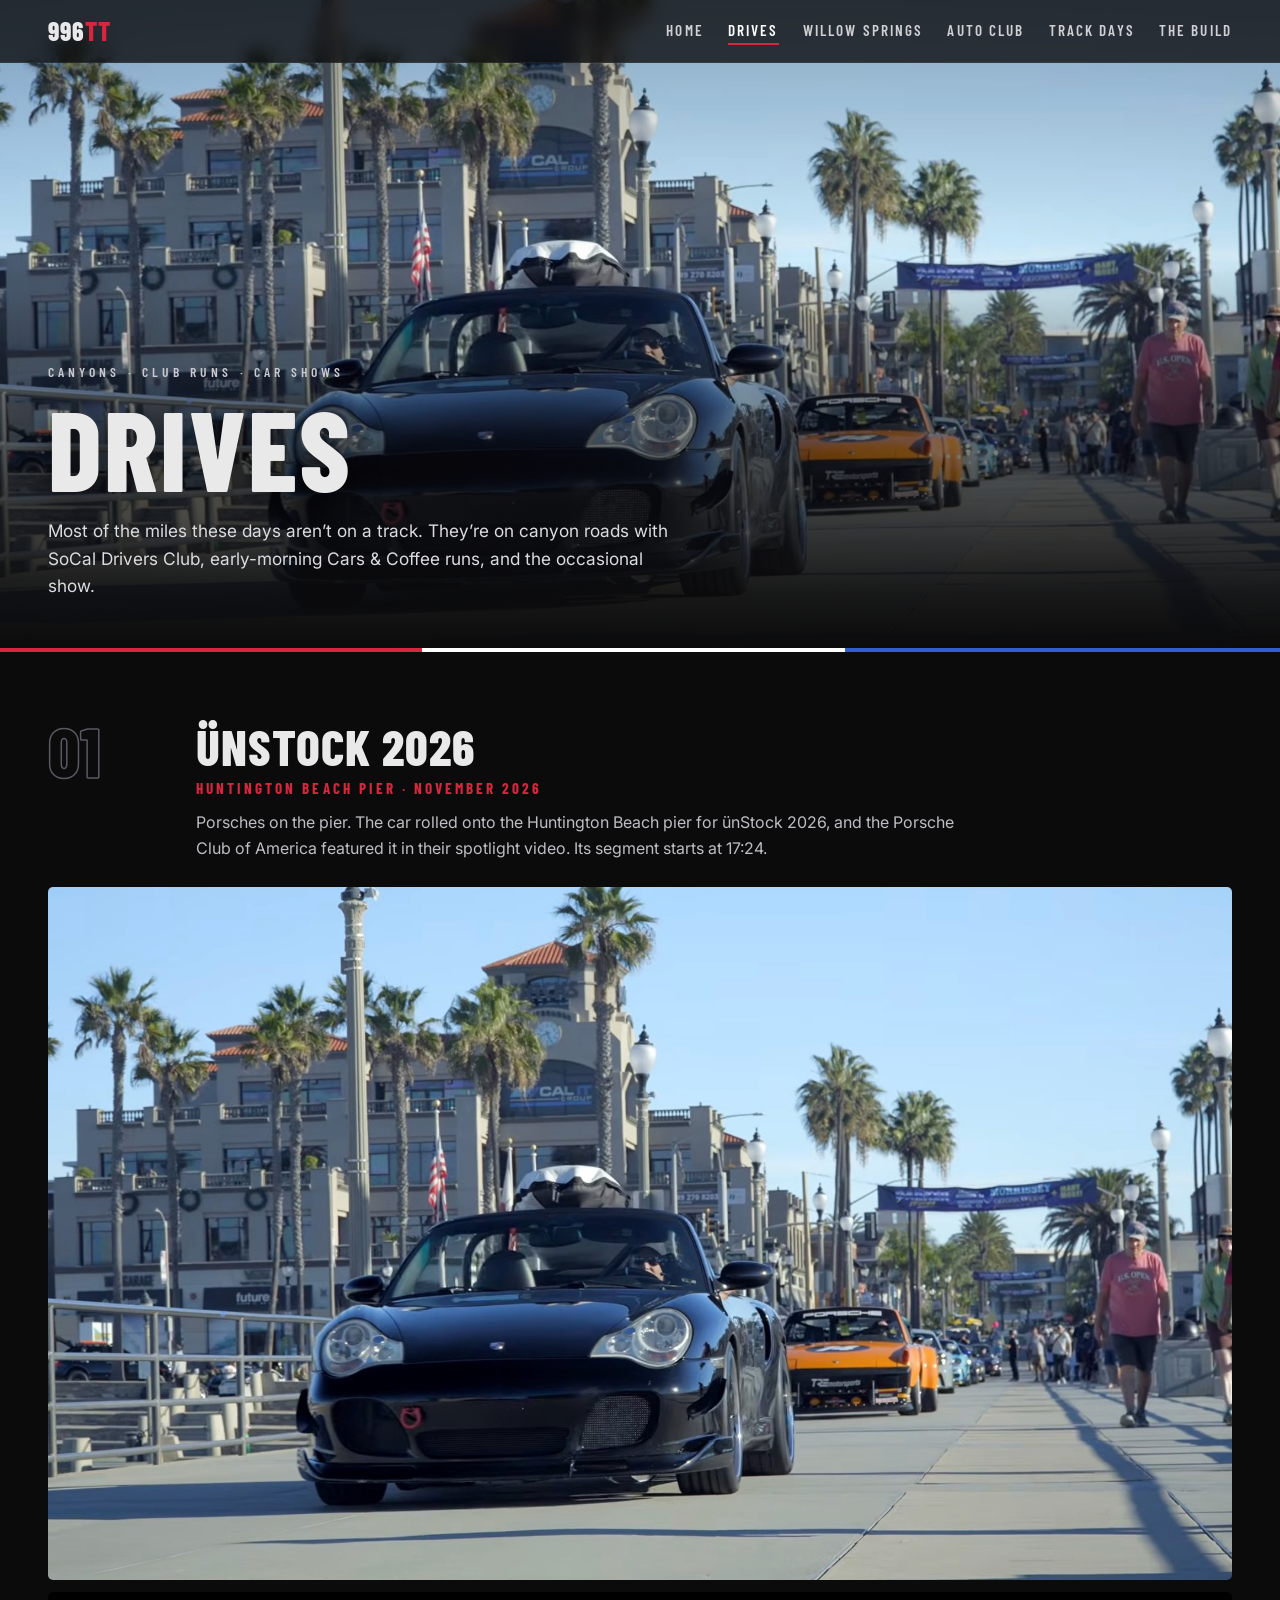
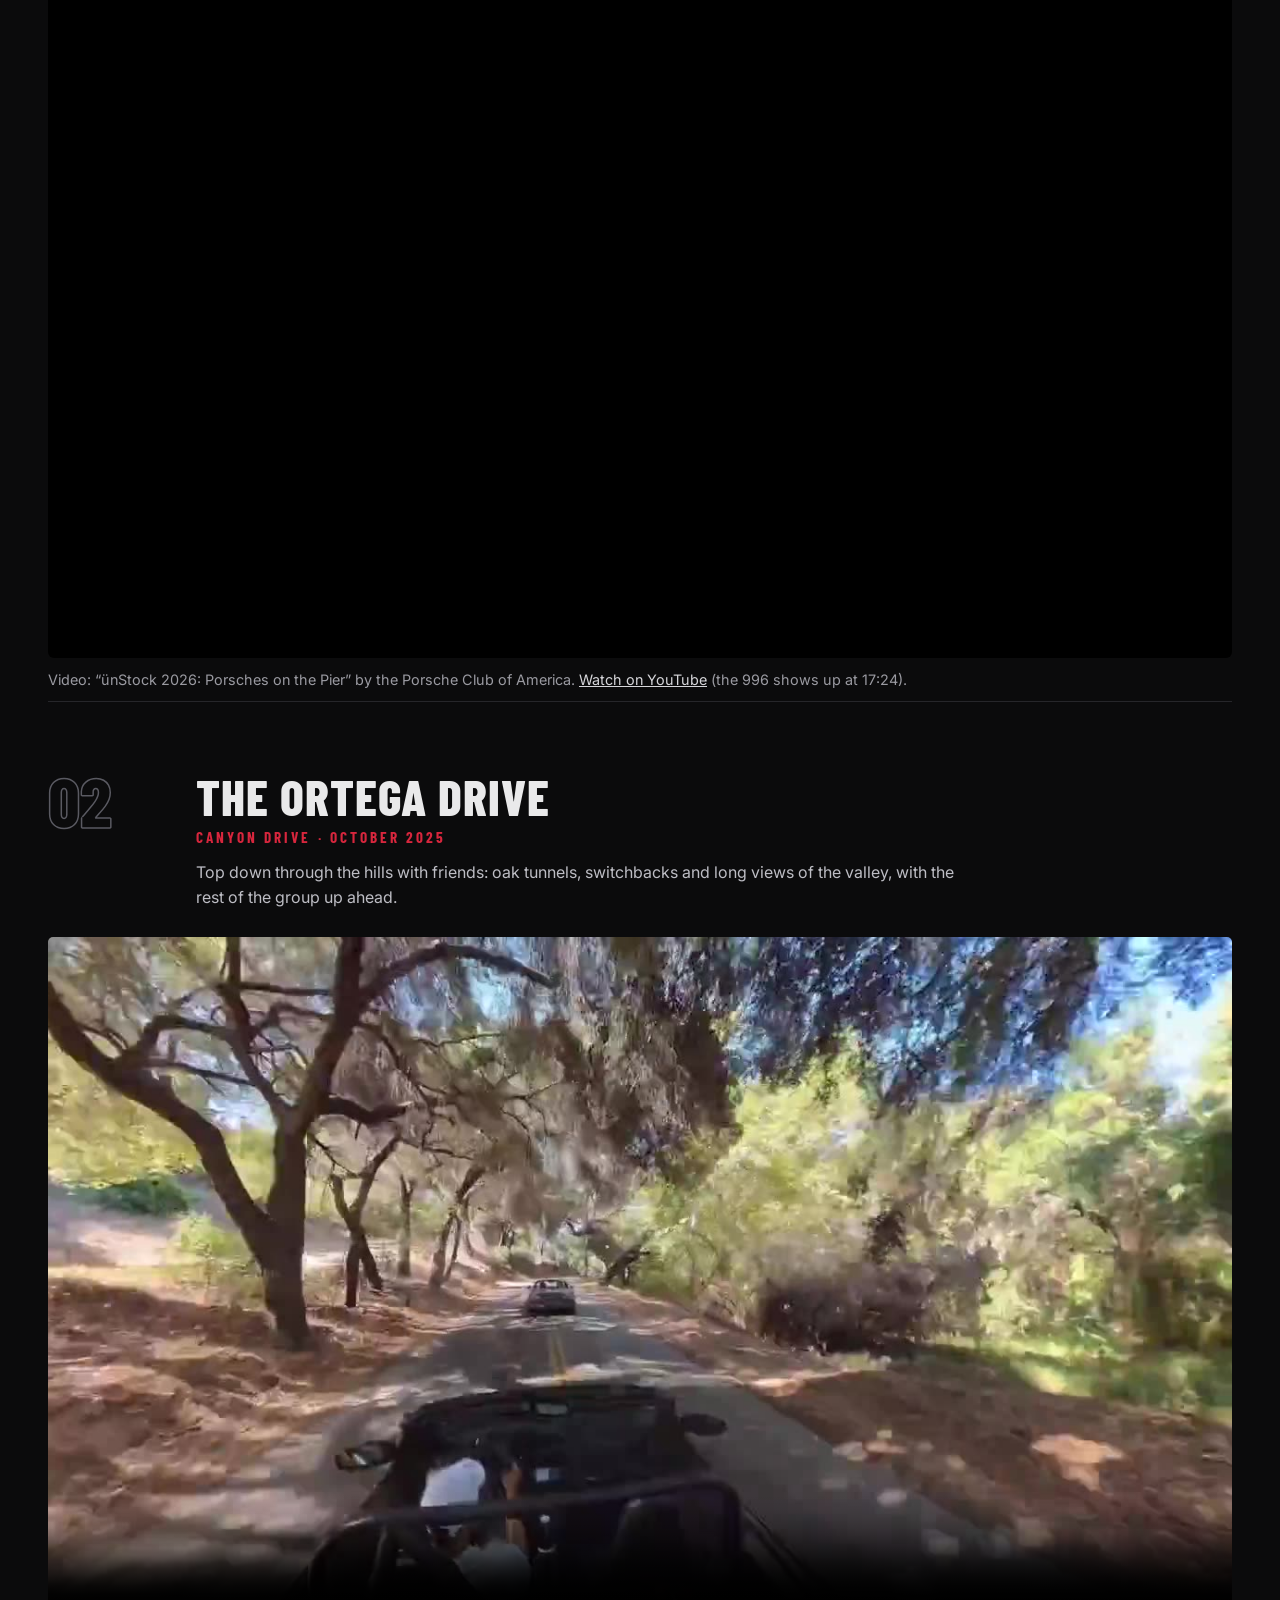
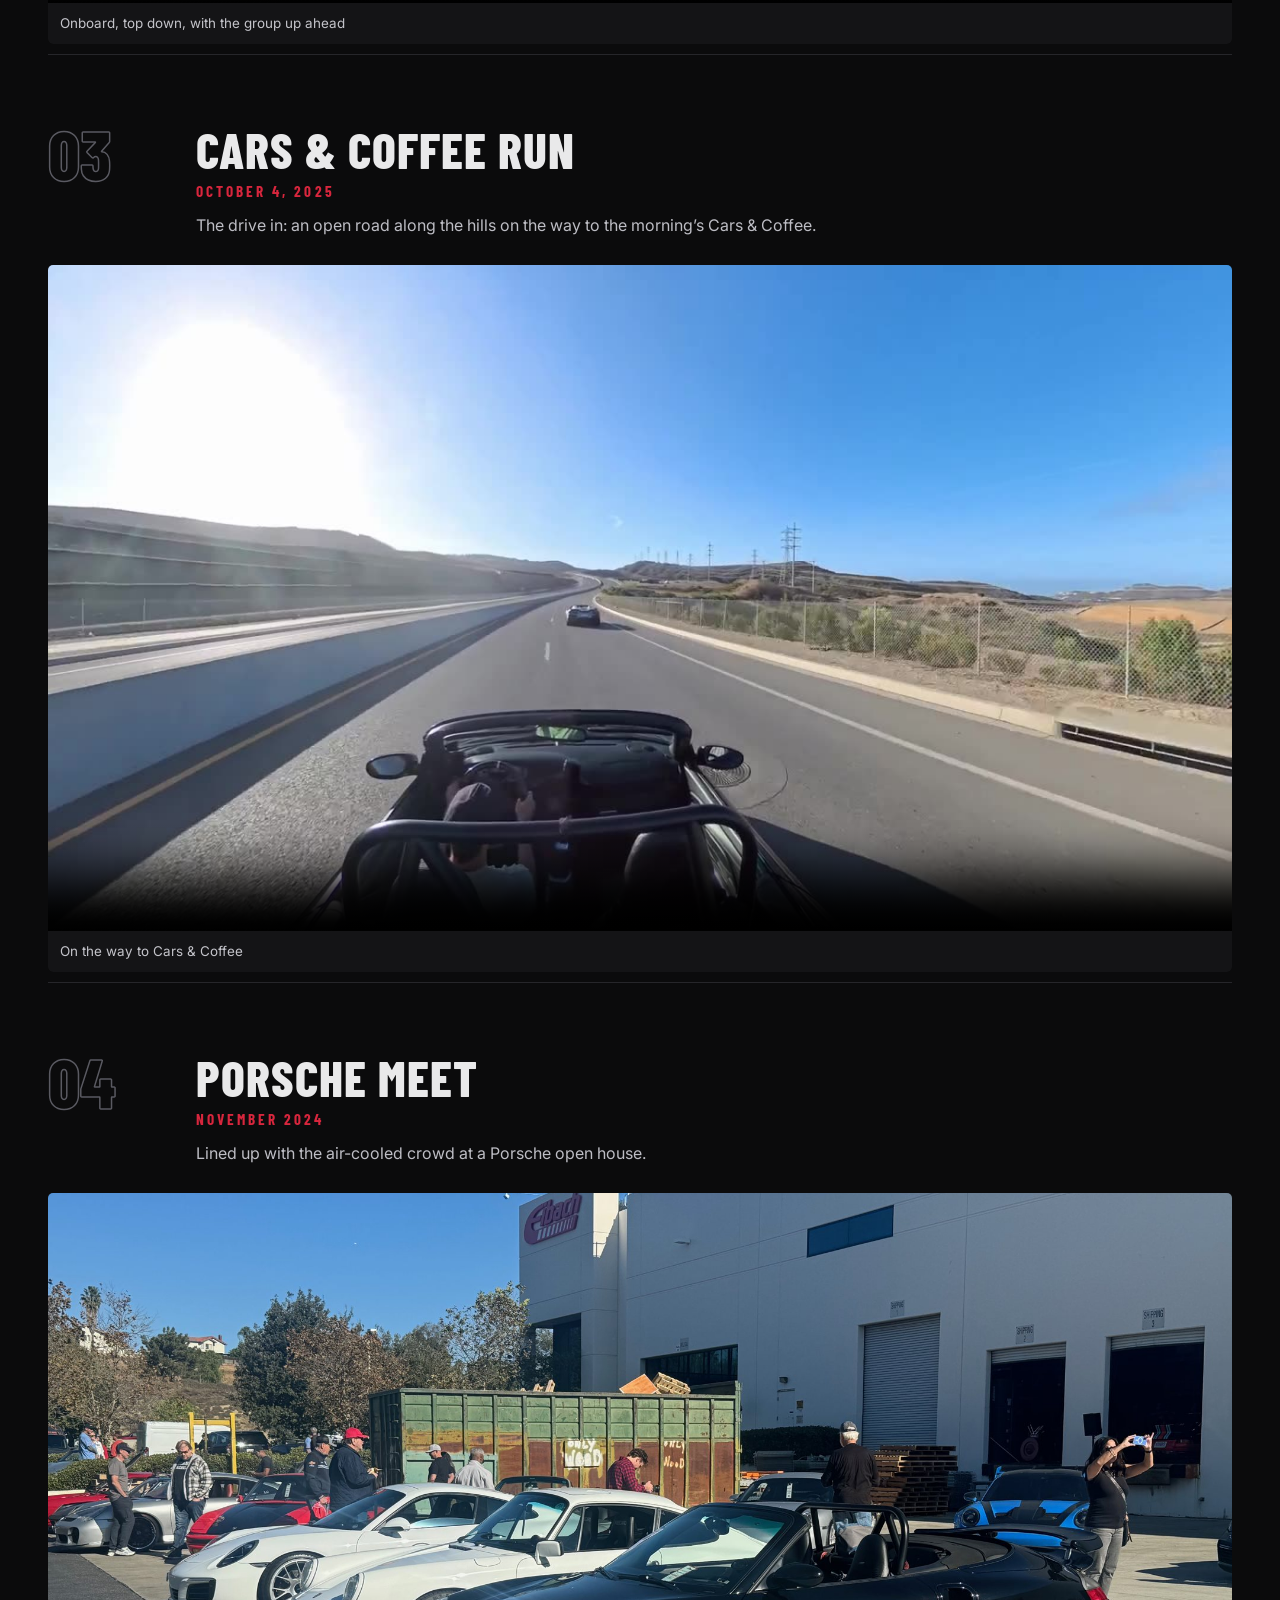
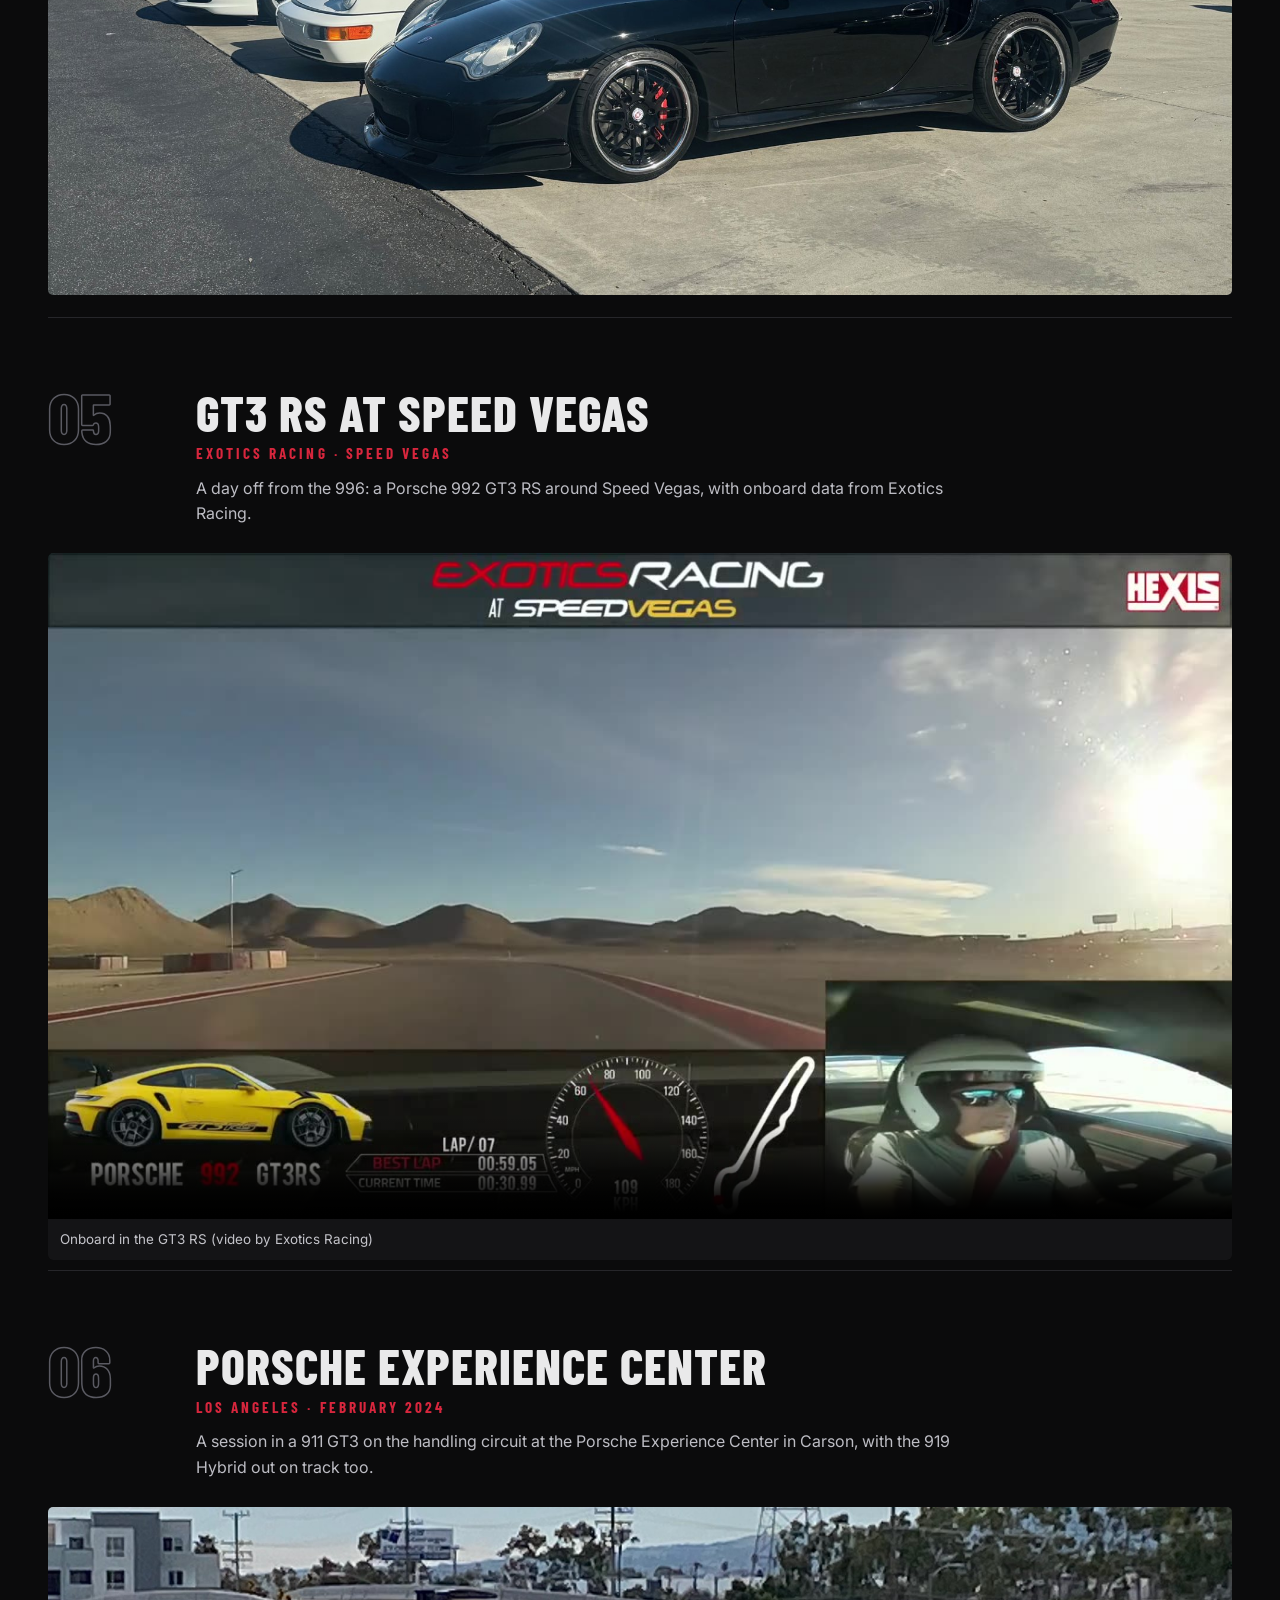
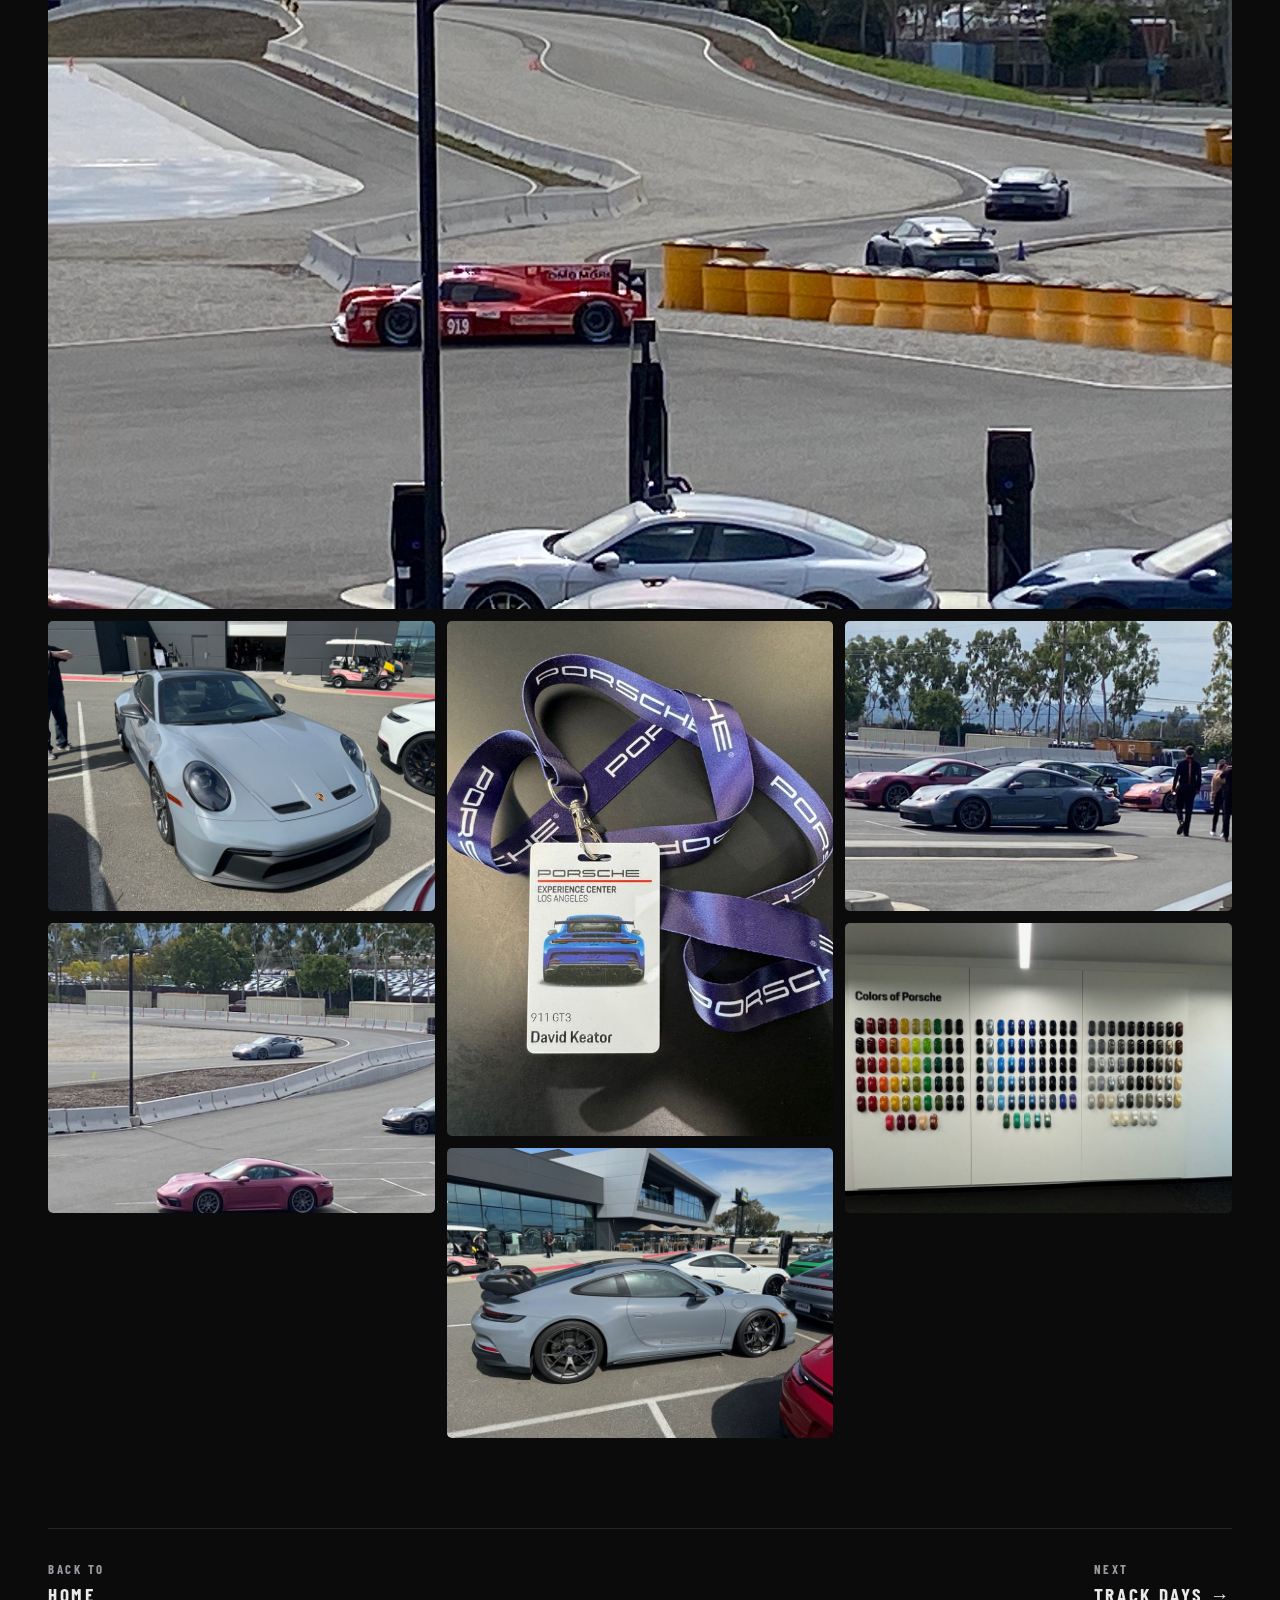
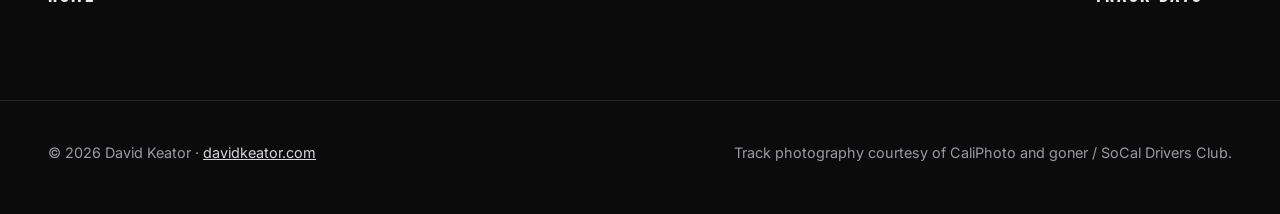
<file: drives.html>
<!DOCTYPE html>
<html lang="en">
<head>
<meta charset="utf-8">
<meta name="viewport" content="width=device-width, initial-scale=1">
<title>Canyon Drives, Cars &amp; Coffee and &uuml;nStock 2026 | 996TT</title>
<meta name="description" content="Canyon drives with SoCal Drivers Club, Cars &amp; Coffee runs, ünStock 2026 on the Huntington Beach pier, and a GT3 RS at Speed Vegas.">
<meta property="og:title" content="Canyon Drives, Cars &amp; Coffee and &uuml;nStock 2026 | 996TT">
<meta property="og:description" content="Canyon drives, club runs, ünStock 2026 and more with a 2004 Porsche 996 Turbo X50.">
<meta property="og:image" content="https://www.996tt.net/img4/u01.jpg">
<link rel="icon" href="data:image/svg+xml,%3Csvg xmlns='http://www.w3.org/2000/svg' viewBox='0 0 64 64'%3E%3Crect width='64' height='64' rx='12' fill='%230b0b0c'/%3E%3Ctext x='32' y='43' font-family='Arial Black,Arial' font-weight='900' font-size='26' fill='%23e8e8e8' text-anchor='middle'%3E272%3C/text%3E%3C/svg%3E">
<link rel="preconnect" href="https://fonts.googleapis.com"><link rel="preconnect" href="https://fonts.gstatic.com" crossorigin>
<link href="https://fonts.googleapis.com/css2?family=Barlow+Condensed:wght@500;600;700;800&family=Inter:wght@400;500;600&display=swap" rel="stylesheet">
<link rel="canonical" href="https://www.996tt.net/drives.html">
<meta property="og:url" content="https://www.996tt.net/drives.html">
<meta property="og:type" content="website">
<link rel="stylesheet" href="css/site.css">
<script type="application/ld+json">
{
 "@context": "https://schema.org",
 "@graph": [
  {
   "@type": "WebPage",
   "@id": "https://www.996tt.net/drives.html",
   "url": "https://www.996tt.net/drives.html",
   "name": "Canyon Drives, Cars & Coffee and ünStock 2026 | 996TT",
   "description": "Canyon drives with SoCal Drivers Club, Cars & Coffee runs, ünStock 2026 on the Huntington Beach pier, and a GT3 RS at Speed Vegas.",
   "isPartOf": {
    "@id": "https://www.996tt.net/#website"
   },
   "author": {
    "@type": "Person",
    "@id": "https://www.davidkeator.com/#person",
    "name": "David Keator",
    "url": "https://www.davidkeator.com/"
   }
  },
  {
   "@type": "VideoObject",
   "name": "The Ortega drive: canyon drive onboard",
   "description": "Top down through the canyons in a Porsche 996 Turbo, October 2025.",
   "thumbnailUrl": "https://www.996tt.net/ortega-canyon.jpg",
   "contentUrl": "https://www.996tt.net/ortega-canyon.mp4",
   "uploadDate": "2026-11-12",
   "duration": "PT1M15S"
  },
  {
   "@type": "VideoObject",
   "name": "Cars and Coffee run in a Porsche 996 Turbo",
   "description": "An early-morning drive in to Cars and Coffee, October 4, 2025.",
   "thumbnailUrl": "https://www.996tt.net/cars-coffee.jpg",
   "contentUrl": "https://www.996tt.net/cars-coffee.mp4",
   "uploadDate": "2026-11-12",
   "duration": "PT39S"
  },
  {
   "@type": "VideoObject",
   "name": "Porsche 992 GT3 RS onboard at Speed Vegas",
   "description": "Onboard laps in a Porsche GT3 RS at Speed Vegas (video by Exotics Racing).",
   "thumbnailUrl": "https://www.996tt.net/speedvegas-gt3rs.jpg",
   "contentUrl": "https://www.996tt.net/speedvegas-gt3rs.mp4",
   "uploadDate": "2026-11-12",
   "duration": "PT1M"
  }
 ]
}
</script>
</head>
<body>
<nav><div class="wrap"><a class="logo" href="index.html">996<span>TT</span></a><button class="menu" aria-label="Menu">Menu</button><ul><li><a href="index.html">Home</a></li><li><a href="drives.html" aria-current=page>Drives</a></li><li><a href="willow-springs.html">Willow Springs</a></li><li><a href="auto-club-speedway.html">Auto Club</a></li><li><a href="more-events.html">Track Days</a></li><li><a href="build.html">The Build</a></li></ul></div></nav>

<header class="page-hero" style="background-image:url(img4/u01.jpg);background-position:center 60%">
  <div class="wrap">
    <span class="eyebrow">Canyons &middot; Club runs &middot; Car shows</span>
    <h1>Drives</h1>
    <p>Most of the miles these days aren&rsquo;t on a track. They&rsquo;re on canyon roads with SoCal Drivers Club, early-morning Cars &amp; Coffee runs, and the occasional show.</p>
  </div>
</header>
<div class="stripe"></div>

<div class="wrap">

<div class="chapter" id="unstock"><div class="ch-head"><div class="ch-num">01</div><div><h2>&uuml;nStock 2026</h2><span class="when">Huntington Beach Pier &middot; November 2026</span><p>Porsches on the pier. The car rolled onto the Huntington Beach pier for &uuml;nStock 2026, and the Porsche Club of America featured it in their spotlight video. Its segment starts at 17:24.</p></div></div>
<figure class="feature"><img src="img4/u01.jpg" data-full="img4/u01.jpg" alt="Rolling onto the Huntington Beach pier at ünStock 2026" loading="lazy"><figcaption>Rolling onto the pier at &uuml;nStock 2026</figcaption></figure>
<div class="yt"><iframe src="https://www.youtube-nocookie.com/embed/CUW9NSrg7gU?start=1044" title="ünStock 2026: Porsches on the Pier | PCA Spotlight" loading="lazy" allow="accelerometer; encrypted-media; gyroscope; picture-in-picture; web-share" referrerpolicy="strict-origin-when-cross-origin" allowfullscreen></iframe></div>
<p class="note">Video: &ldquo;&uuml;nStock 2026: Porsches on the Pier&rdquo; by the Porsche Club of America. <a href="https://www.youtube.com/watch?v=CUW9NSrg7gU&amp;t=1044s" target="_blank" rel="noopener">Watch on YouTube</a> (the 996 shows up at 17:24).</p>
</div>

<div class="chapter" id="ortega"><div class="ch-head"><div class="ch-num">02</div><div><h2>The Ortega drive</h2><span class="when">Canyon drive &middot; October 2025</span><p>Top down through the hills with friends: oak tunnels, switchbacks and long views of the valley, with the rest of the group up ahead.</p></div></div>
<div class="clips one"><figure><video src="ortega-canyon.mp4" poster="ortega-canyon.jpg" controls playsinline preload="none"></video><figcaption>Onboard, top down, with the group up ahead</figcaption></figure></div>
</div>

<div class="chapter" id="cars-coffee"><div class="ch-head"><div class="ch-num">03</div><div><h2>Cars &amp; Coffee run</h2><span class="when">October 4, 2025</span><p>The drive in: an open road along the hills on the way to the morning&rsquo;s Cars &amp; Coffee.</p></div></div>
<div class="clips one"><figure><video src="cars-coffee.mp4" poster="cars-coffee.jpg" controls playsinline preload="none"></video><figcaption>On the way to Cars &amp; Coffee</figcaption></figure></div>
</div>

<div class="chapter" id="meets"><div class="ch-head"><div class="ch-num">04</div><div><h2>Porsche meet</h2><span class="when">November 2024</span><p>Lined up with the air-cooled crowd at a Porsche open house.</p></div></div>
<figure class="feature"><img src="img4/d02.jpg" data-full="img4/d02.jpg" alt="Lined up at a Porsche open house" loading="lazy"><figcaption>Lined up at a Porsche open house</figcaption></figure>
</div>

<div class="chapter" id="speed-vegas"><div class="ch-head"><div class="ch-num">05</div><div><h2>GT3 RS at Speed Vegas</h2><span class="when">Exotics Racing &middot; Speed Vegas</span><p>A day off from the 996: a Porsche 992 GT3 RS around Speed Vegas, with onboard data from Exotics Racing.</p></div></div>
<div class="clips one"><figure><video src="speedvegas-gt3rs.mp4" poster="speedvegas-gt3rs.jpg" controls playsinline preload="none"></video><figcaption>Onboard in the GT3 RS (video by Exotics Racing)</figcaption></figure></div>
</div>

<div class="chapter" id="pec-la"><div class="ch-head"><div class="ch-num">06</div><div><h2>Porsche Experience Center</h2><span class="when">Los Angeles &middot; February 2024</span><p>A session in a 911 GT3 on the handling circuit at the Porsche Experience Center in Carson, with the 919 Hybrid out on track too.</p></div></div>
<figure class="feature"><img src="img4/x07.jpg" data-full="img4/x07.jpg" alt="GT3s and the 919 Hybrid on the handling circuit" loading="lazy"><figcaption>GT3s and the 919 Hybrid on the handling circuit</figcaption></figure>
<div class="gallery"><figure><img src="img4/thumbs/x04.jpg" data-full="img4/x04.jpg" alt="The 911 GT3 for the day" loading="lazy"><figcaption>The 911 GT3 for the day</figcaption></figure><figure><img src="img4/thumbs/x06.jpg" data-full="img4/x06.jpg" alt="On the circuit" loading="lazy"><figcaption>On the circuit</figcaption></figure><figure><img src="img4/thumbs/x01.jpg" data-full="img4/x01.jpg" alt="Driver credential" loading="lazy"><figcaption>Driver credential</figcaption></figure><figure><img src="img4/thumbs/x03.jpg" data-full="img4/x03.jpg" alt="GT3 in the paddock" loading="lazy"><figcaption>GT3 in the paddock</figcaption></figure><figure><img src="img4/thumbs/x05.jpg" data-full="img4/x05.jpg" alt="Lined up between sessions" loading="lazy"><figcaption>Lined up between sessions</figcaption></figure><figure><img src="img4/thumbs/x02.jpg" data-full="img4/x02.jpg" alt="Colors of Porsche" loading="lazy"><figcaption>Colors of Porsche</figcaption></figure></div>
</div>

<div class="next"><a href="index.html"><span>Back to</span>Home</a><a href="more-events.html"><span>Next</span>Track Days &rarr;</a></div>
</div>

<footer><div class="wrap">
  <div>&copy; <span id="y">2026</span> David Keator &middot; <a href="https://www.davidkeator.com/">davidkeator.com</a></div>
  <div>Track photography courtesy of CaliPhoto and goner / SoCal Drivers Club.</div>
</div></footer>
<script src="js/site.js"></script>
</body>
</html>
</file>
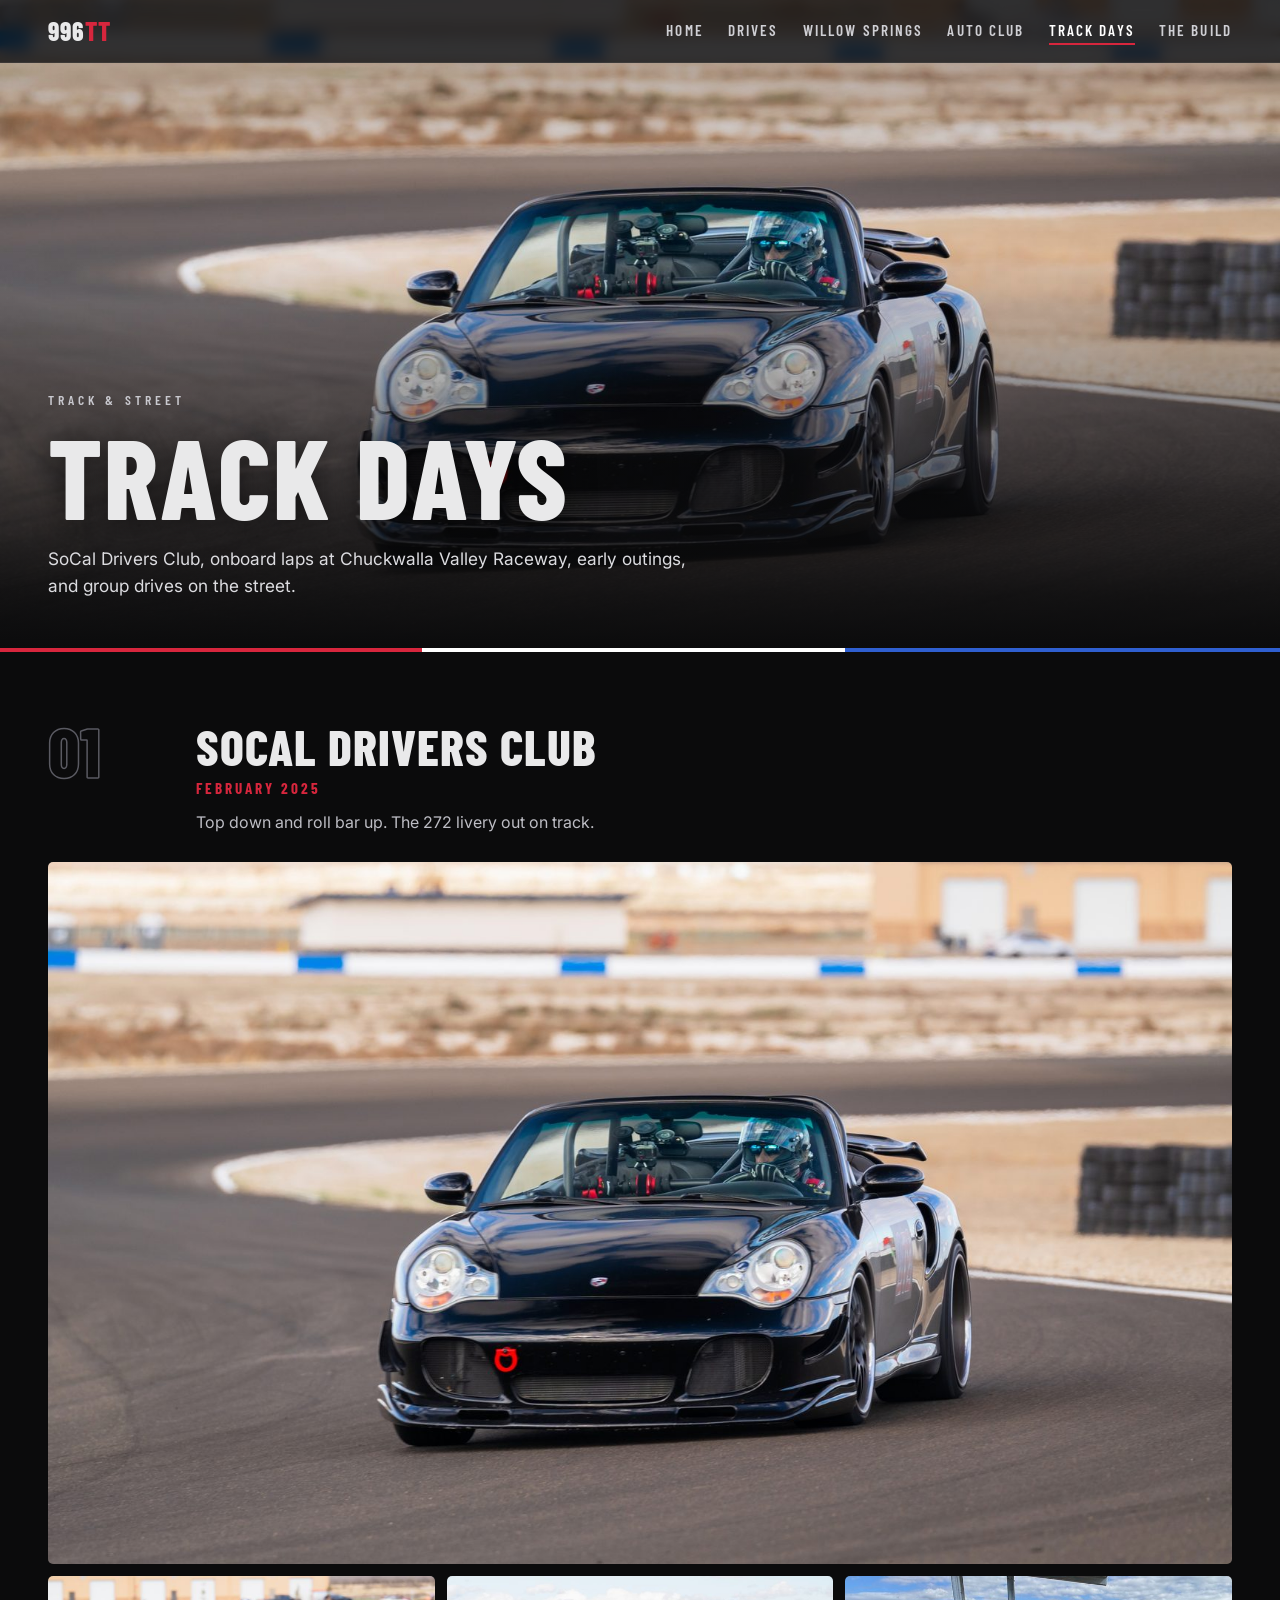
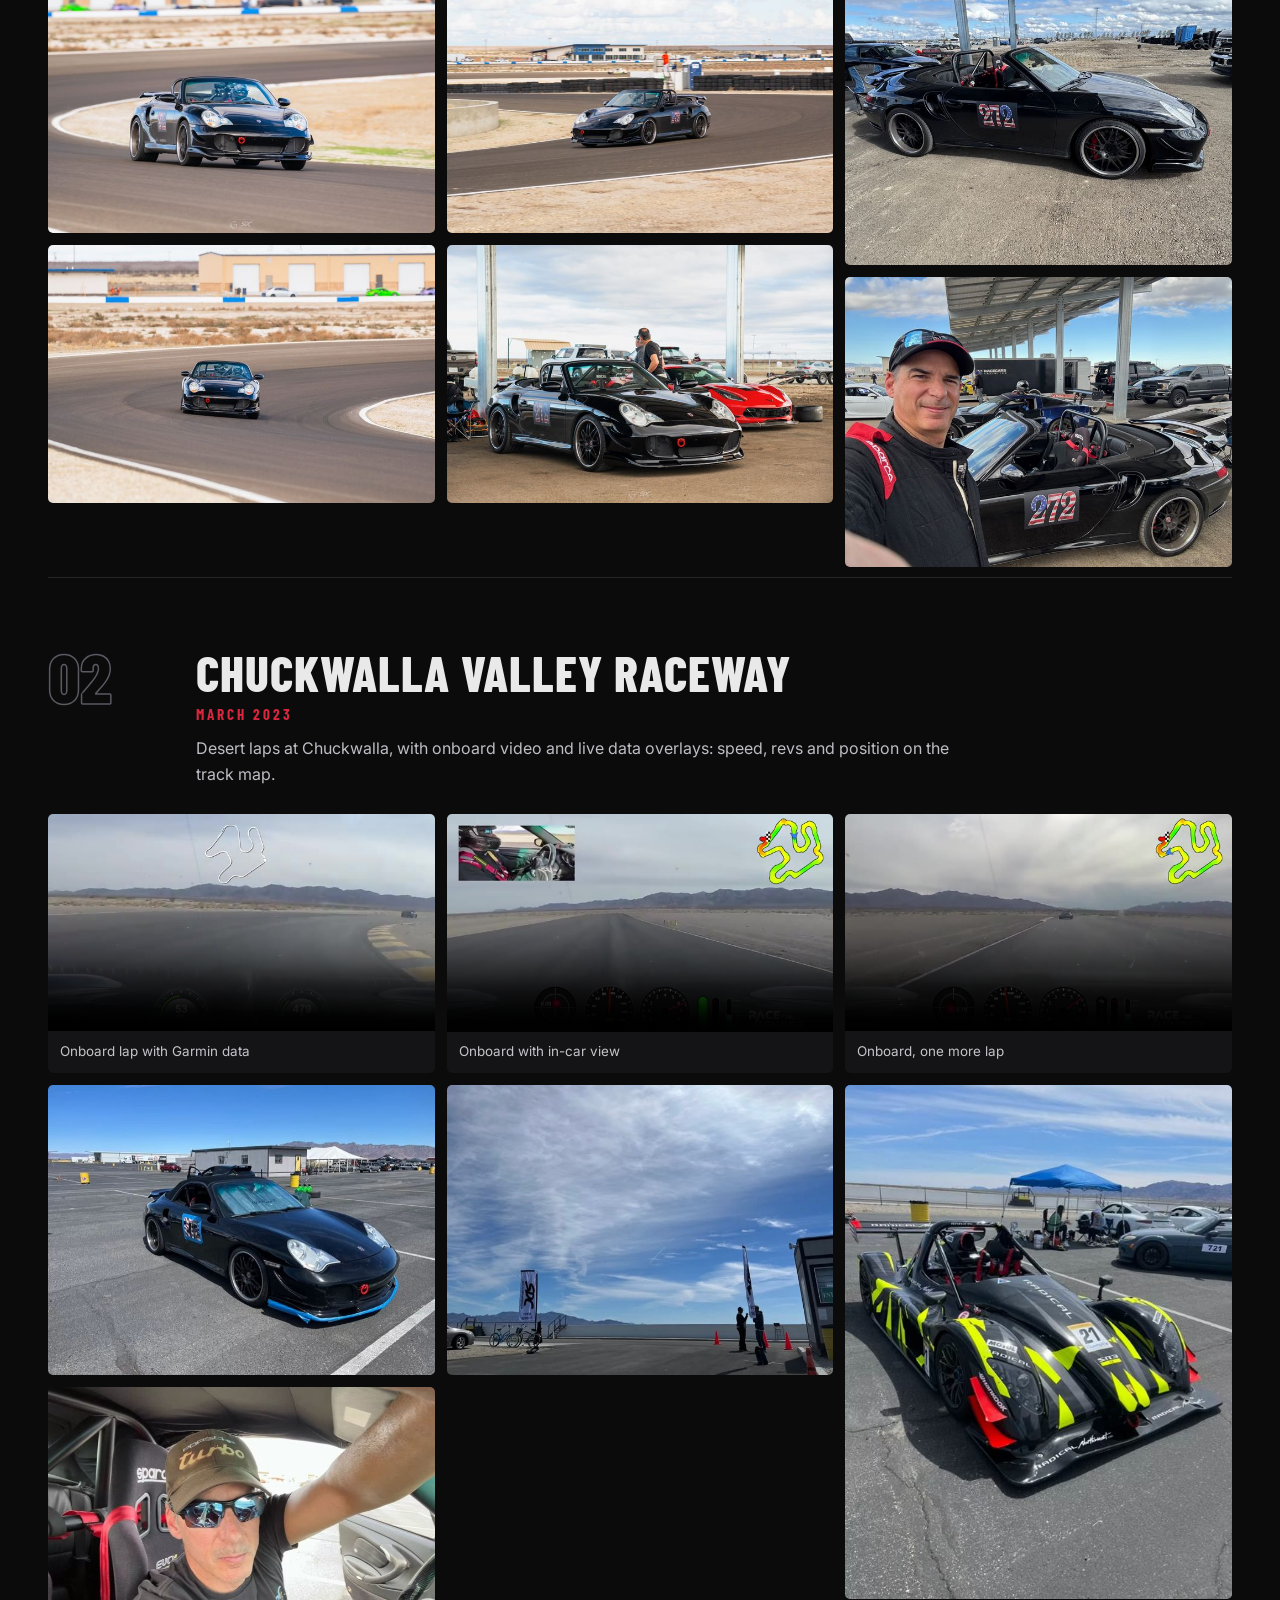
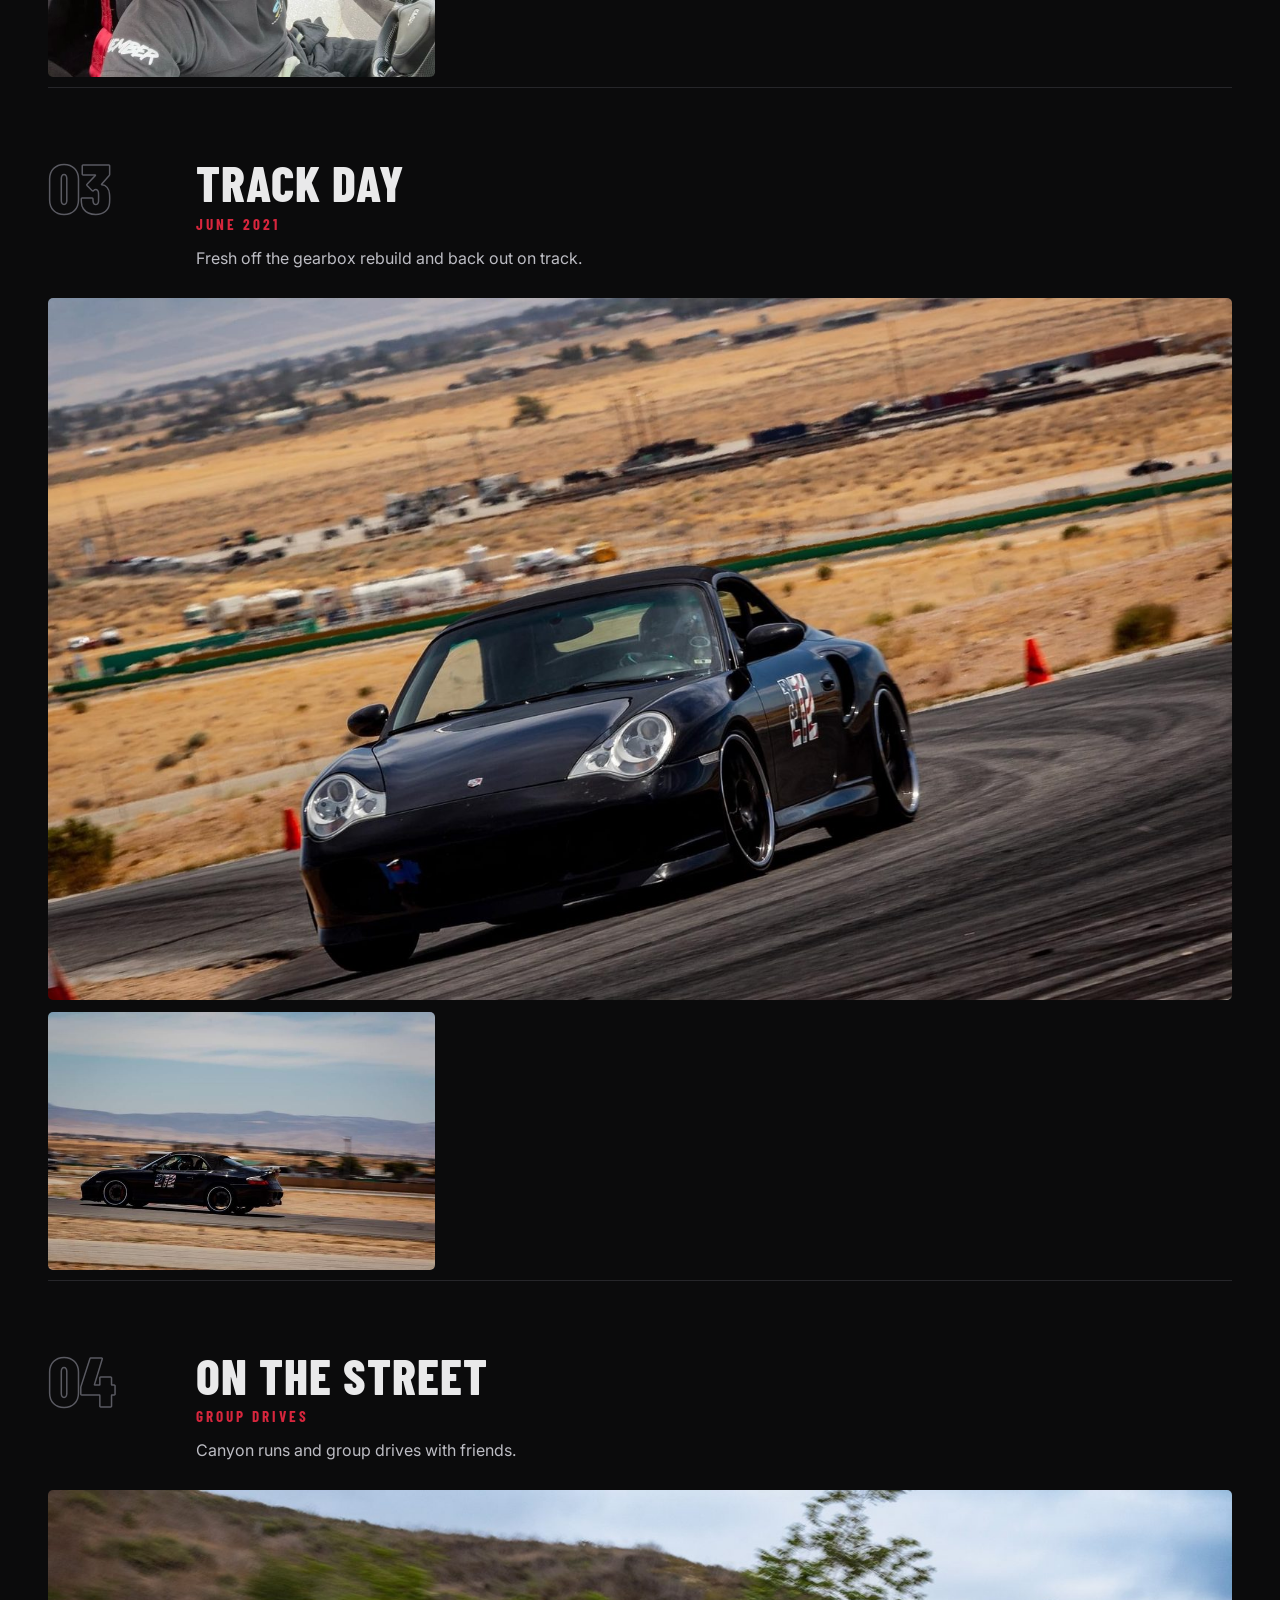
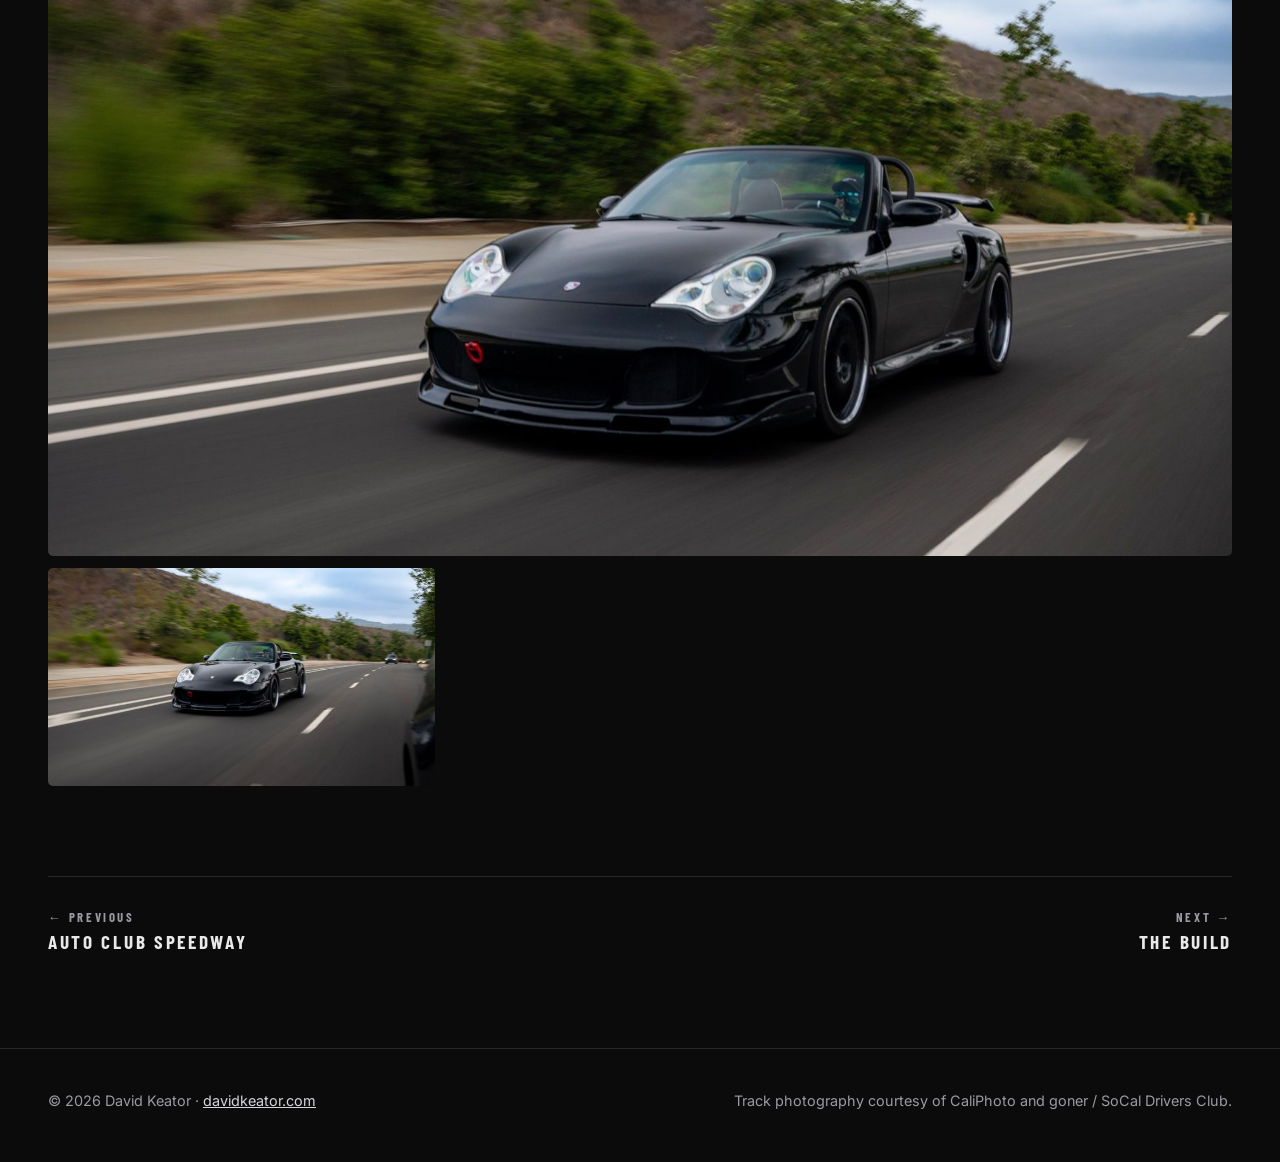
<file: more-events.html>
<!DOCTYPE html>
<html lang="en">
<head>
<meta charset="utf-8">
<meta name="viewport" content="width=device-width, initial-scale=1">
<title>Track Days with SoCal Drivers Club and at Chuckwalla | 996TT</title>
<meta name="description" content="SoCal Drivers Club, Chuckwalla Valley Raceway, early track days and group drives in a Porsche 996 Turbo.">
<meta property="og:title" content="Track Days with SoCal Drivers Club and at Chuckwalla | 996TT">
<meta property="og:description" content="SoCal Drivers Club, Chuckwalla Valley Raceway, early track days and group drives in a Porsche 996 Turbo.">
<meta property="og:image" content="https://www.996tt.net/img1/p201.jpg">
<link rel="icon" href="data:image/svg+xml,%3Csvg xmlns='http://www.w3.org/2000/svg' viewBox='0 0 64 64'%3E%3Crect width='64' height='64' rx='12' fill='%230b0b0c'/%3E%3Ctext x='32' y='43' font-family='Arial Black,Arial' font-weight='900' font-size='26' fill='%23e8e8e8' text-anchor='middle'%3E272%3C/text%3E%3C/svg%3E">
<link rel="preconnect" href="https://fonts.googleapis.com"><link rel="preconnect" href="https://fonts.gstatic.com" crossorigin>
<link href="https://fonts.googleapis.com/css2?family=Barlow+Condensed:wght@500;600;700;800&family=Inter:wght@400;500;600&display=swap" rel="stylesheet">
<link rel="canonical" href="https://www.996tt.net/more-events.html">
<meta property="og:url" content="https://www.996tt.net/more-events.html">
<meta property="og:type" content="website">
<link rel="stylesheet" href="css/site.css">
<script type="application/ld+json">
{
 "@context": "https://schema.org",
 "@graph": [
  {
   "@type": "WebPage",
   "@id": "https://www.996tt.net/more-events.html",
   "url": "https://www.996tt.net/more-events.html",
   "name": "Track Days with SoCal Drivers Club and at Chuckwalla | 996TT",
   "description": "SoCal Drivers Club, Chuckwalla Valley Raceway, early track days and group drives in a Porsche 996 Turbo.",
   "isPartOf": {
    "@id": "https://www.996tt.net/#website"
   },
   "author": {
    "@type": "Person",
    "@id": "https://www.davidkeator.com/#person",
    "name": "David Keator",
    "url": "https://www.davidkeator.com/"
   }
  }
 ]
}
</script>
</head>
<body>
<nav><div class="wrap"><a class="logo" href="index.html">996<span>TT</span></a><button class="menu" aria-label="Menu">Menu</button><ul><li><a href="index.html">Home</a></li><li><a href="drives.html">Drives</a></li><li><a href="willow-springs.html">Willow Springs</a></li><li><a href="auto-club-speedway.html">Auto Club</a></li><li><a href="more-events.html" aria-current=page>Track Days</a></li><li><a href="build.html">The Build</a></li></ul></div></nav>

<header class="page-hero" style="background-image:url(img1/p201.jpg);background-position:center 55%">
  <div class="wrap"><span class="eyebrow">Track &amp; street</span><h1>Track Days</h1>
  <p>SoCal Drivers Club, onboard laps at Chuckwalla Valley Raceway, early outings, and group drives on the street.</p></div>
</header>
<div class="stripe"></div>
<div class="wrap">
<div class="chapter" id="sdc-2025"><div class="ch-head"><div class="ch-num">01</div><div><h2>SoCal Drivers Club</h2><span class="when">February 2025</span><p>Top down and roll bar up. The 272 livery out on track.</p></div></div><figure class="feature"><img src="img1/p201.jpg" data-full="img1/p201.jpg" alt="Turning in, top down" loading="lazy"><figcaption>Turning in, top down</figcaption></figure><div class="gallery"><figure><img src="img1/thumbs/p199.jpg" data-full="img1/p199.jpg" alt="Apex" loading="lazy"><figcaption>Apex</figcaption></figure><figure><img src="img1/thumbs/p198.jpg" data-full="img1/p198.jpg" alt="Head-on through the corner" loading="lazy"><figcaption>Head-on through the corner</figcaption></figure><figure><img src="img1/thumbs/p202.jpg" data-full="img1/p202.jpg" alt="Wide open" loading="lazy"><figcaption>Wide open</figcaption></figure><figure><img src="img1/thumbs/p192.jpg" data-full="img1/p192.jpg" alt="Paddock between sessions" loading="lazy"><figcaption>Paddock between sessions</figcaption></figure><figure><img src="img1/thumbs/p197.jpg" data-full="img1/p197.jpg" alt="Roll bar and harnesses ready" loading="lazy"><figcaption>Roll bar and harnesses ready</figcaption></figure><figure><img src="img1/thumbs/p194.jpg" data-full="img1/p194.jpg" alt="Suited up" loading="lazy"><figcaption>Suited up</figcaption></figure></div></div>
<div class="chapter" id="chuckwalla"><div class="ch-head"><div class="ch-num">02</div><div><h2>Chuckwalla Valley Raceway</h2><span class="when">March 2023</span><p>Desert laps at Chuckwalla, with onboard video and live data overlays: speed, revs and position on the track map.</p></div></div>
<div class="clips"><figure><video src="video/chuckwalla-1.mp4" poster="video/chuckwalla-1.jpg" controls playsinline preload="none" style="aspect-ratio:16/9"></video><figcaption>Onboard lap with Garmin data</figcaption></figure><figure><video src="video/chuckwalla-2.mp4" poster="video/chuckwalla-2.jpg" controls playsinline preload="none" style="aspect-ratio:16/9"></video><figcaption>Onboard with in-car view</figcaption></figure><figure><video src="video/chuckwalla-3.mp4" poster="video/chuckwalla-3.jpg" controls playsinline preload="none" style="aspect-ratio:16/9"></video><figcaption>Onboard, one more lap</figcaption></figure></div>
<div style="height:12px"></div>
<div class="gallery"><figure><img src="img1/thumbs/c004.jpg" data-full="img1/c004.jpg" alt="In the paddock at Chuckwalla" loading="lazy"><figcaption>In the paddock at Chuckwalla</figcaption></figure><figure><img src="img1/thumbs/c009.jpg" data-full="img1/c009.jpg" alt="Strapped in" loading="lazy"><figcaption>Strapped in</figcaption></figure><figure><img src="img1/thumbs/c006.jpg" data-full="img1/c006.jpg" alt="Flag stand and the desert sky" loading="lazy"><figcaption>Flag stand and the desert sky</figcaption></figure><figure><img src="img1/thumbs/c008.jpg" data-full="img1/c008.jpg" alt="Prototype race car in the paddock" loading="lazy"><figcaption>Prototype race car in the paddock</figcaption></figure></div>
</div>
<div class="chapter" id="june-2021"><div class="ch-head"><div class="ch-num">03</div><div><h2>Track day</h2><span class="when">June 2021</span><p>Fresh off the gearbox rebuild and back out on track.</p></div></div><figure class="feature"><img src="img1/p011.jpg" data-full="img1/p011.jpg" alt="Turning in, June 2021" loading="lazy"><figcaption>Turning in, June 2021</figcaption></figure><div class="gallery"><figure><img src="img1/thumbs/p012.jpg" data-full="img1/p012.jpg" alt="Straightaway" loading="lazy"><figcaption>Straightaway</figcaption></figure></div></div>
<div class="chapter" id="street"><div class="ch-head"><div class="ch-num">04</div><div><h2>On the street</h2><span class="when">Group drives</span><p>Canyon runs and group drives with friends.</p></div></div><figure class="feature"><img src="img1/p083.jpg" data-full="img1/p083.jpg" alt="Out on the street" loading="lazy"><figcaption>Out on the street</figcaption></figure><div class="gallery"><figure><img src="img1/thumbs/p084.jpg" data-full="img1/p084.jpg" alt="Canyon run" loading="lazy"><figcaption>Canyon run</figcaption></figure></div></div>
<div class="next"><a href="auto-club-speedway.html"><span>&larr; Previous</span>Auto Club Speedway</a><a href="build.html" style="text-align:right"><span>Next &rarr;</span>The Build</a></div>
</div>

<footer><div class="wrap">
  <div>&copy; <span id="y">2026</span> David Keator &middot; <a href="https://www.davidkeator.com/">davidkeator.com</a></div>
  <div>Track photography courtesy of CaliPhoto and goner / SoCal Drivers Club.</div>
</div></footer>
<script src="js/site.js"></script>
</body>
</html>
</file>
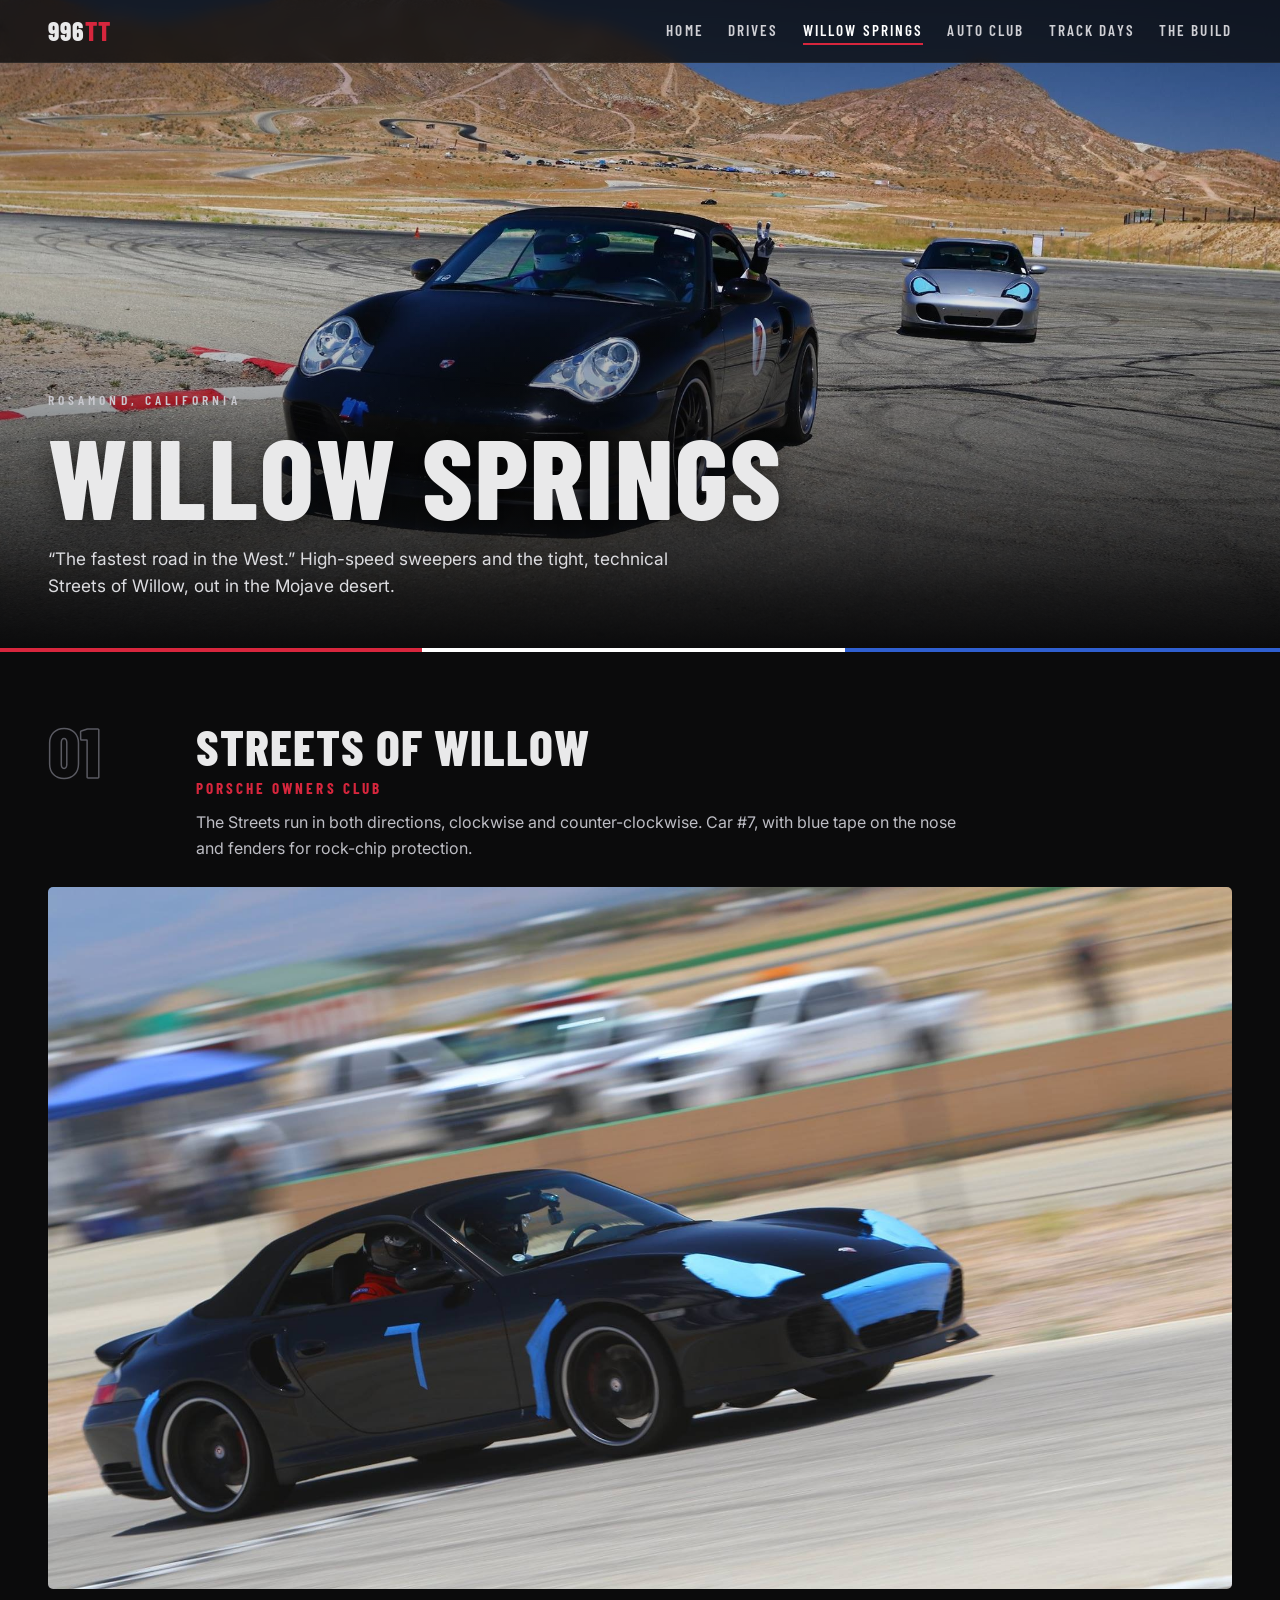
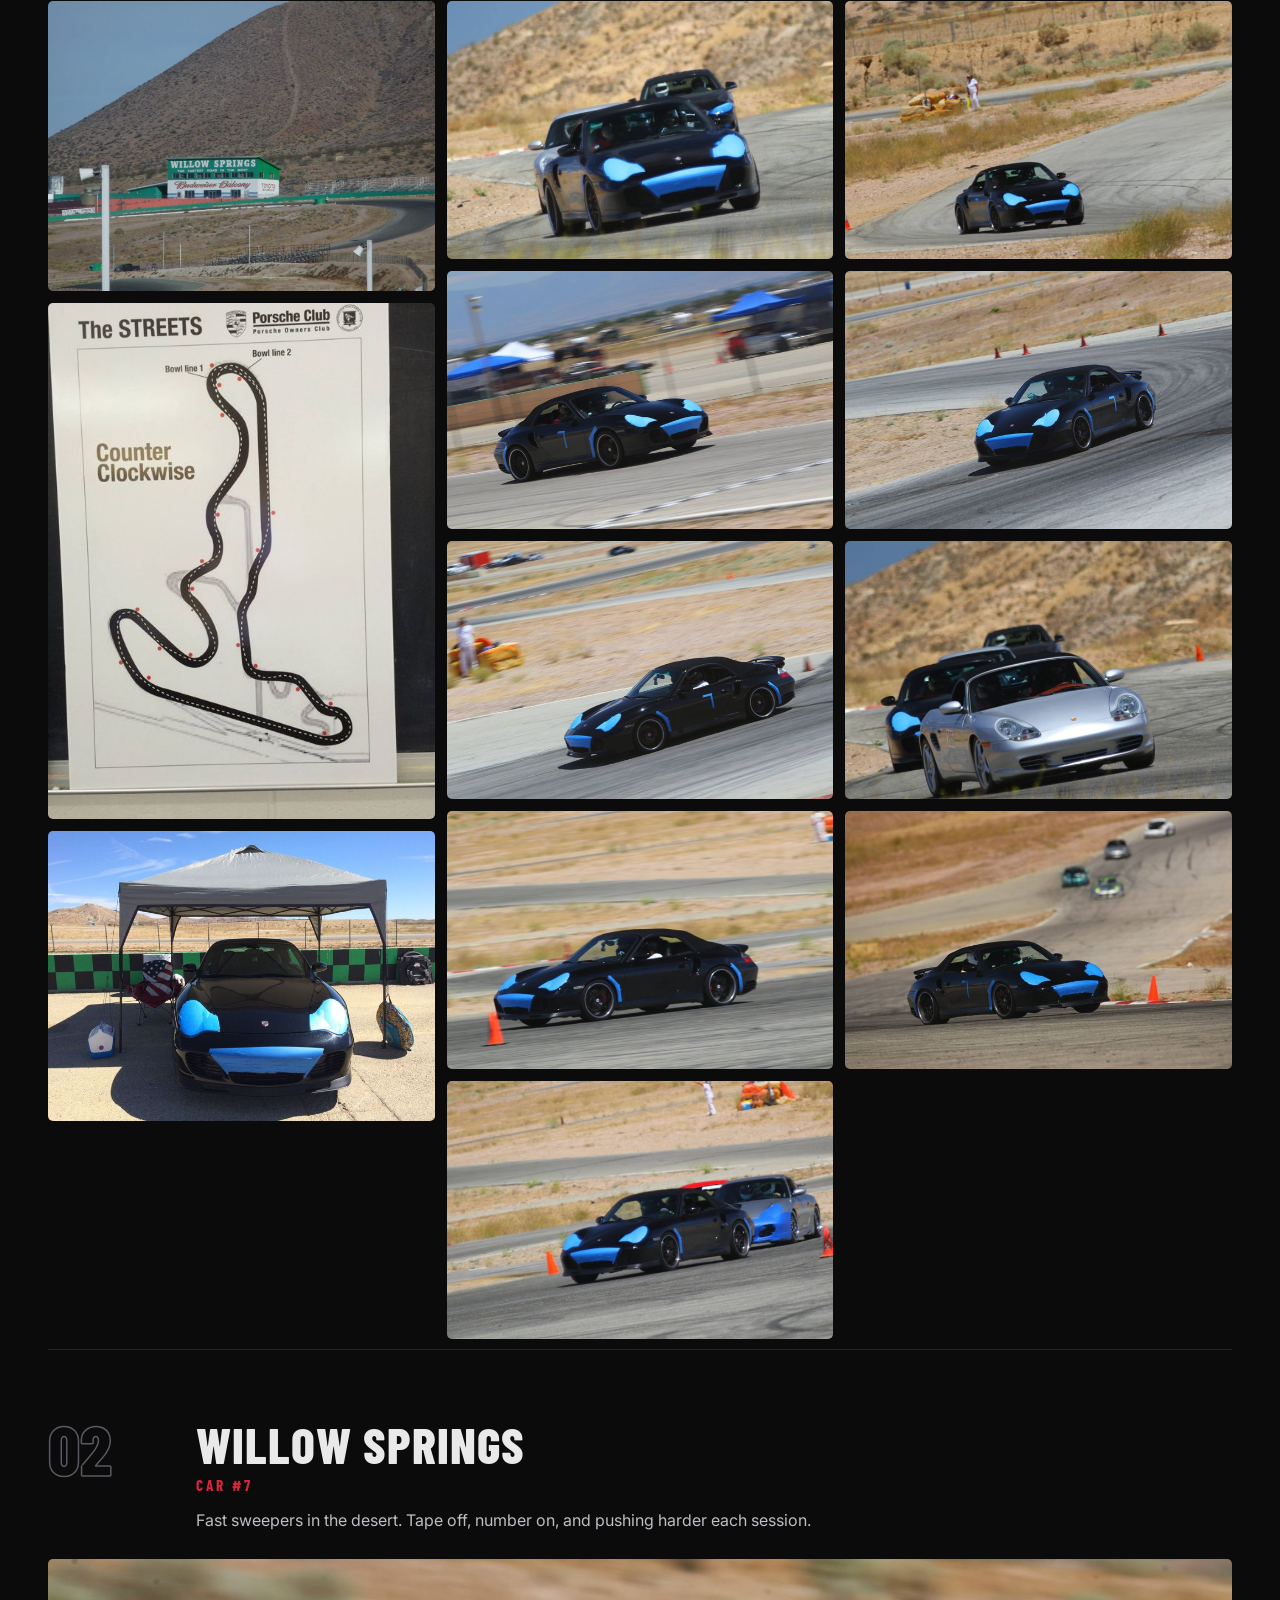
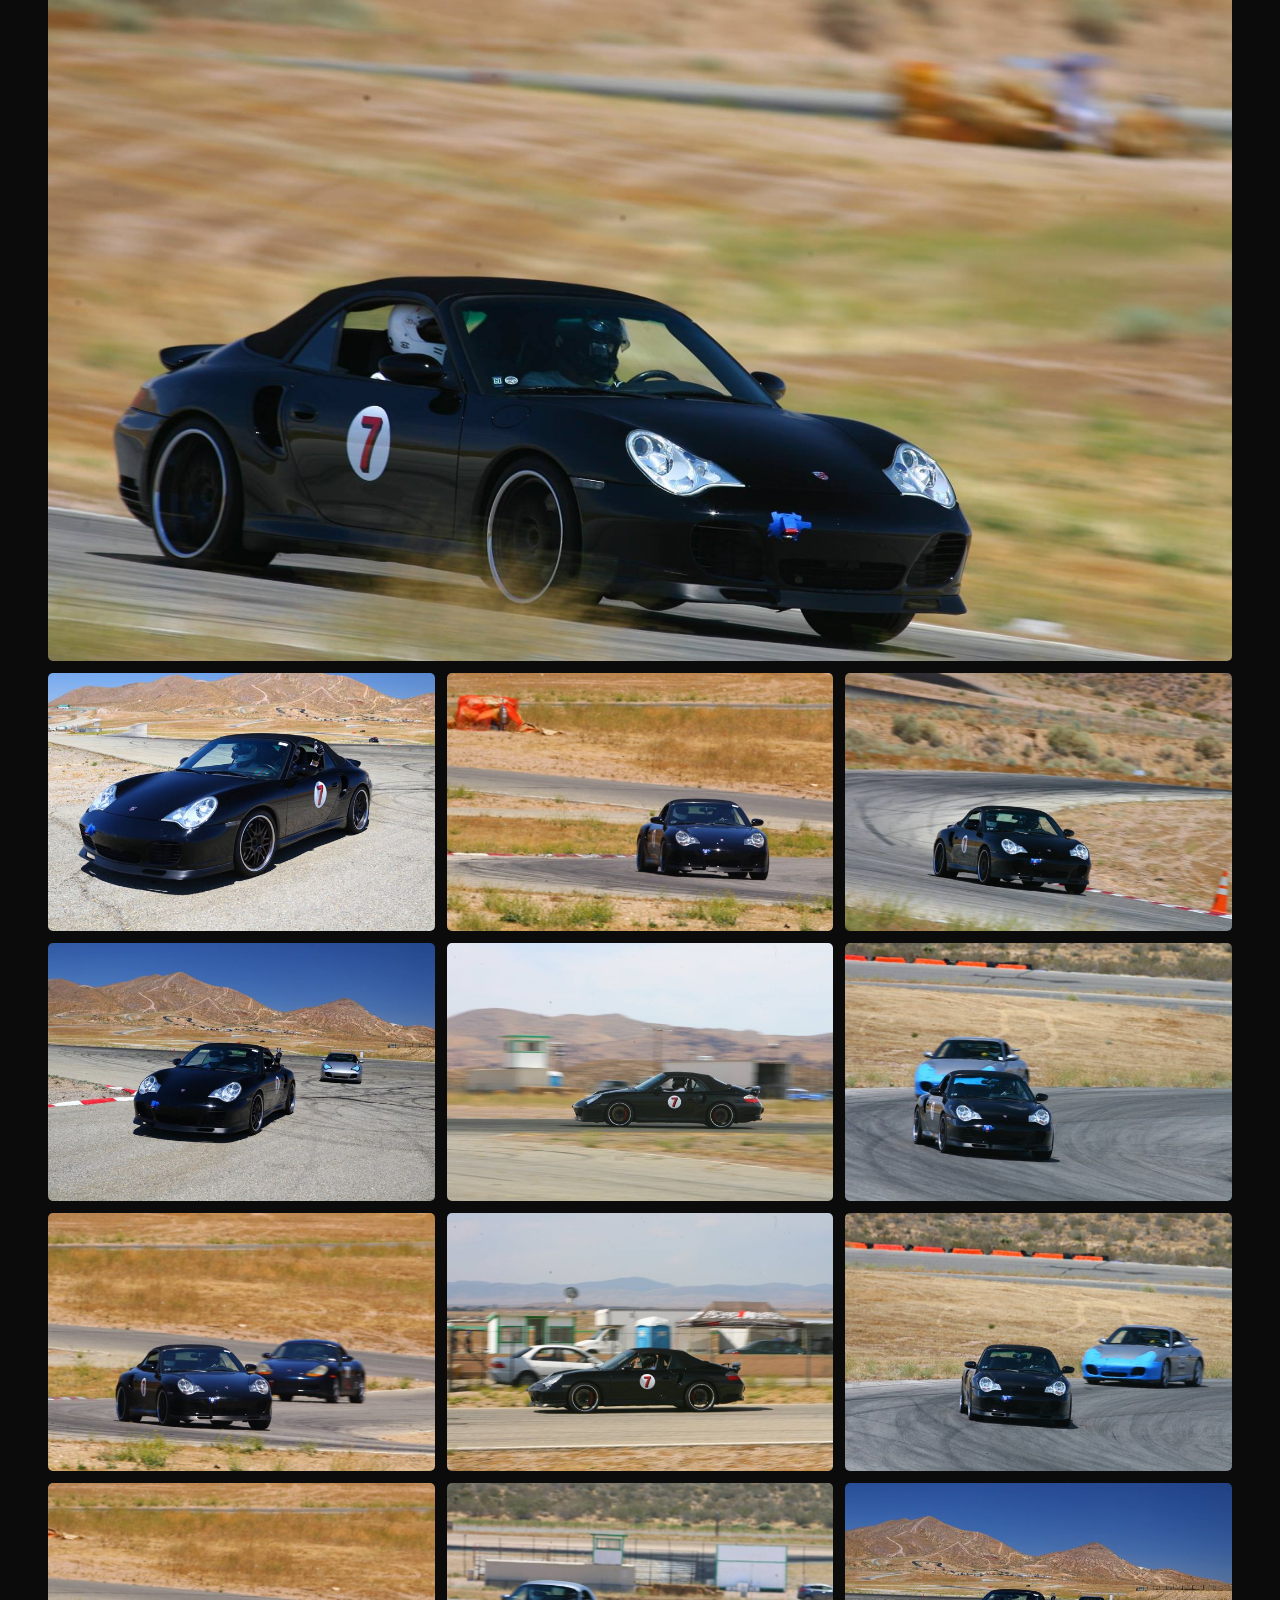
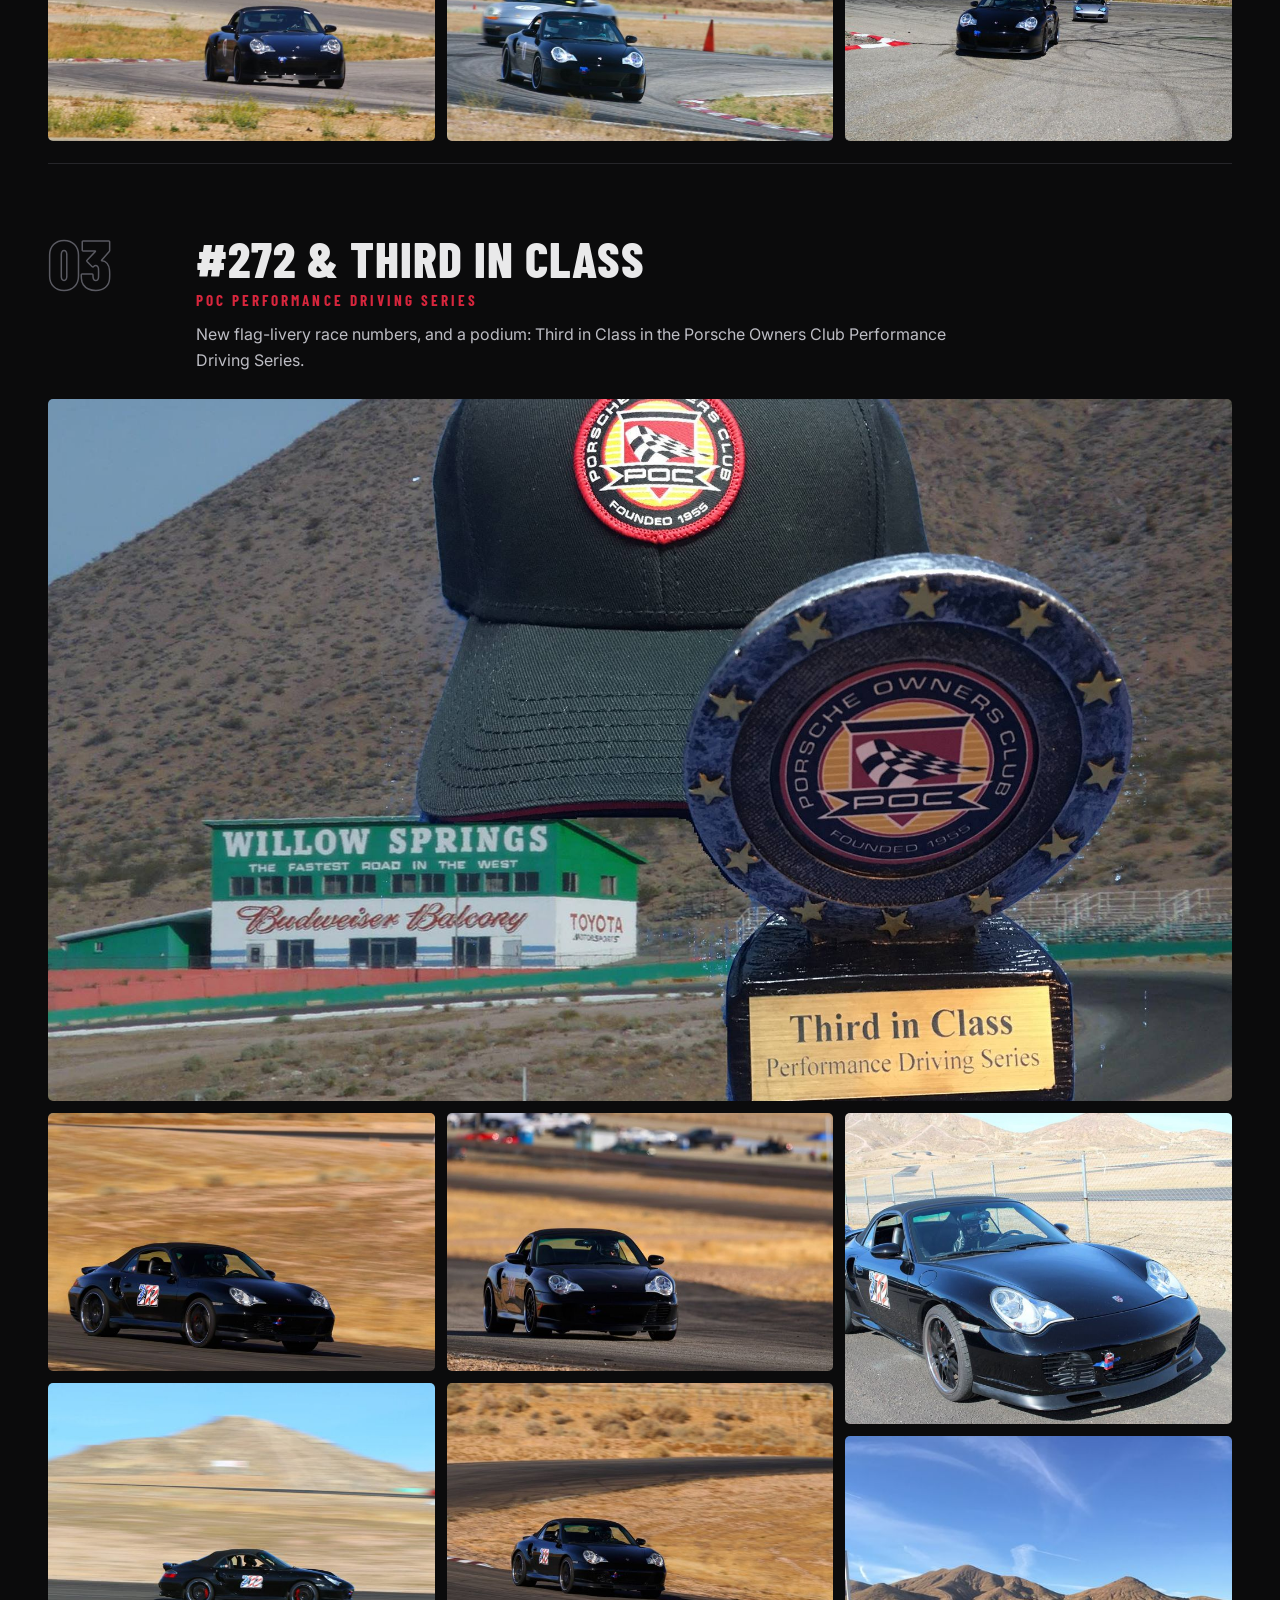
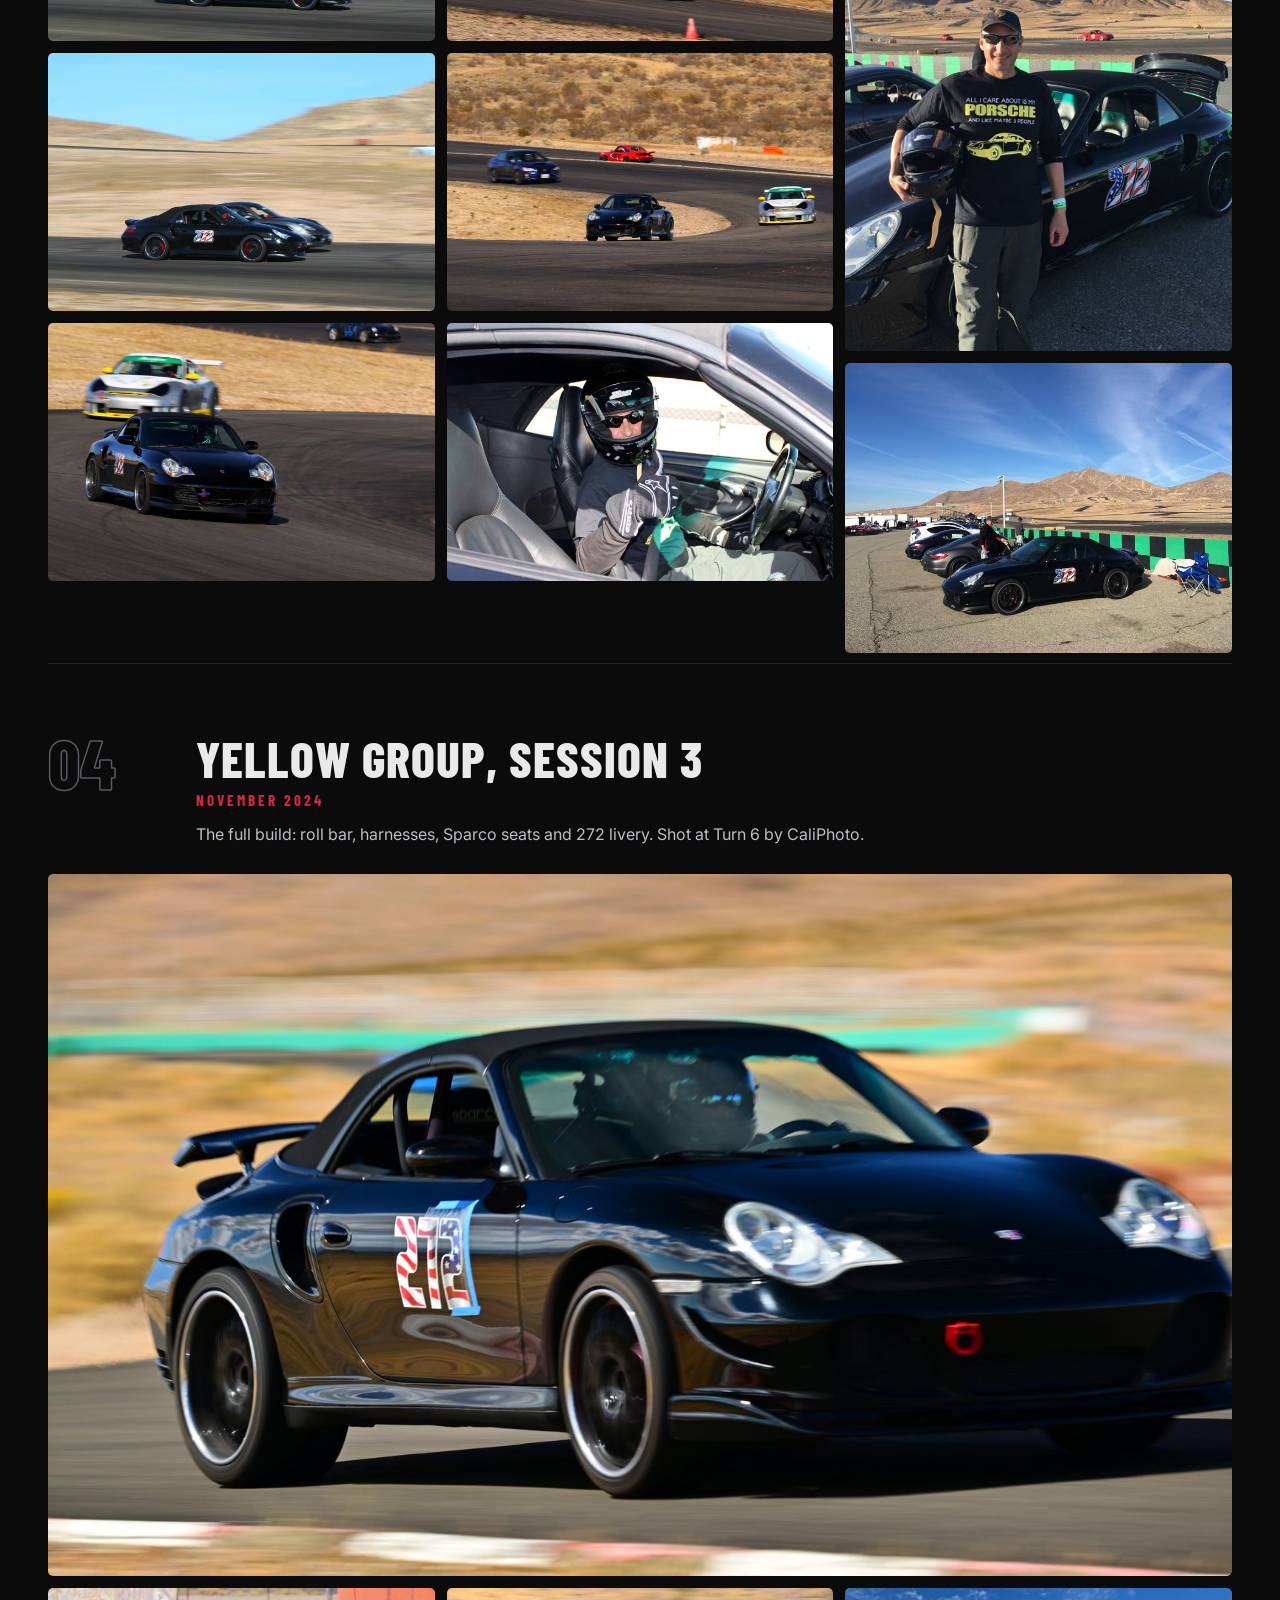
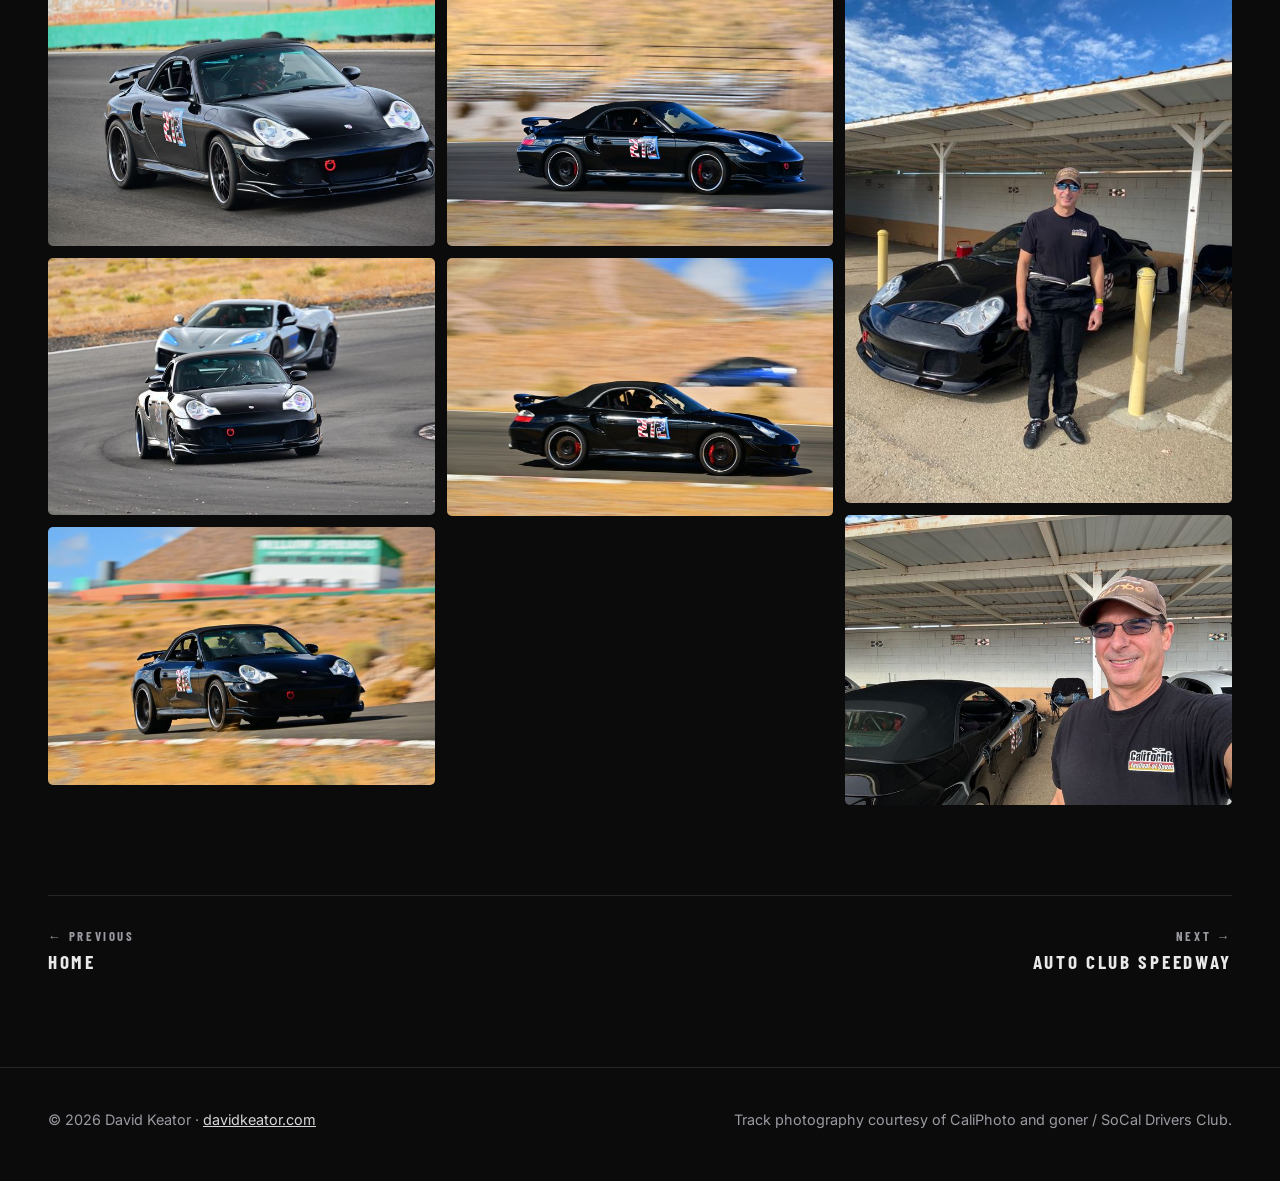
<file: willow-springs.html>
<!DOCTYPE html>
<html lang="en">
<head>
<meta charset="utf-8">
<meta name="viewport" content="width=device-width, initial-scale=1">
<title>Willow Springs Track Days in a Porsche 996 Turbo | 996TT</title>
<meta name="description" content="Track days at Willow Springs International Raceway and Streets of Willow in a Porsche 996 Turbo.">
<meta property="og:title" content="Willow Springs Track Days in a Porsche 996 Turbo | 996TT">
<meta property="og:description" content="Track days at Willow Springs International Raceway and Streets of Willow in a Porsche 996 Turbo.">
<meta property="og:image" content="https://www.996tt.net/img3/f084.jpg">
<link rel="icon" href="data:image/svg+xml,%3Csvg xmlns='http://www.w3.org/2000/svg' viewBox='0 0 64 64'%3E%3Crect width='64' height='64' rx='12' fill='%230b0b0c'/%3E%3Ctext x='32' y='43' font-family='Arial Black,Arial' font-weight='900' font-size='26' fill='%23e8e8e8' text-anchor='middle'%3E272%3C/text%3E%3C/svg%3E">
<link rel="preconnect" href="https://fonts.googleapis.com"><link rel="preconnect" href="https://fonts.gstatic.com" crossorigin>
<link href="https://fonts.googleapis.com/css2?family=Barlow+Condensed:wght@500;600;700;800&family=Inter:wght@400;500;600&display=swap" rel="stylesheet">
<link rel="canonical" href="https://www.996tt.net/willow-springs.html">
<meta property="og:url" content="https://www.996tt.net/willow-springs.html">
<meta property="og:type" content="website">
<link rel="stylesheet" href="css/site.css">
<script type="application/ld+json">
{
 "@context": "https://schema.org",
 "@graph": [
  {
   "@type": "WebPage",
   "@id": "https://www.996tt.net/willow-springs.html",
   "url": "https://www.996tt.net/willow-springs.html",
   "name": "Willow Springs Track Days in a Porsche 996 Turbo | 996TT",
   "description": "Track days at Willow Springs International Raceway and Streets of Willow in a Porsche 996 Turbo.",
   "isPartOf": {
    "@id": "https://www.996tt.net/#website"
   },
   "author": {
    "@type": "Person",
    "@id": "https://www.davidkeator.com/#person",
    "name": "David Keator",
    "url": "https://www.davidkeator.com/"
   }
  }
 ]
}
</script>
</head>
<body>
<nav><div class="wrap"><a class="logo" href="index.html">996<span>TT</span></a><button class="menu" aria-label="Menu">Menu</button><ul><li><a href="index.html">Home</a></li><li><a href="drives.html">Drives</a></li><li><a href="willow-springs.html" aria-current=page>Willow Springs</a></li><li><a href="auto-club-speedway.html">Auto Club</a></li><li><a href="more-events.html">Track Days</a></li><li><a href="build.html">The Build</a></li></ul></div></nav>

<header class="page-hero" style="background-image:url(img3/f084.jpg);background-position:center 60%">
  <div class="wrap"><span class="eyebrow">Rosamond, California</span><h1>Willow Springs</h1>
  <p>&ldquo;The fastest road in the West.&rdquo; High-speed sweepers and the tight, technical Streets of Willow, out in the Mojave desert.</p></div>
</header>
<div class="stripe"></div>
<div class="wrap">
<div class="chapter" id="streets"><div class="ch-head"><div class="ch-num">01</div><div><h2>Streets of Willow</h2><span class="when">Porsche Owners Club</span><p>The Streets run in both directions, clockwise and counter-clockwise. Car #7, with blue tape on the nose and fenders for rock-chip protection.</p></div></div><figure class="feature"><img src="img2/f042.jpg" data-full="img2/f042.jpg" alt="Car #7 on the Streets of Willow" loading="lazy"><figcaption>Car #7 on the Streets of Willow</figcaption></figure><div class="gallery"><figure><img src="img2/thumbs/f032.jpg" data-full="img2/f032.jpg" alt="Willow Springs, the fastest road in the West" loading="lazy"><figcaption>Willow Springs, the fastest road in the West</figcaption></figure><figure><img src="img2/thumbs/f034.jpg" data-full="img2/f034.jpg" alt="Counter-clockwise track map" loading="lazy"><figcaption>Counter-clockwise track map</figcaption></figure><figure><img src="img2/thumbs/f033.jpg" data-full="img2/f033.jpg" alt="Paddock under the canopy" loading="lazy"><figcaption>Paddock under the canopy</figcaption></figure><figure><img src="img2/thumbs/f036.jpg" data-full="img2/f036.jpg" alt="Nose to tail" loading="lazy"><figcaption>Nose to tail</figcaption></figure><figure><img src="img2/thumbs/f043.jpg" data-full="img2/f043.jpg" alt="Through the turn" loading="lazy"><figcaption>Through the turn</figcaption></figure><figure><img src="img2/thumbs/f044.jpg" data-full="img2/f044.jpg" alt="Corner exit" loading="lazy"><figcaption>Corner exit</figcaption></figure><figure><img src="img2/thumbs/f045.jpg" data-full="img2/f045.jpg" alt="Turning in past the cones" loading="lazy"><figcaption>Turning in past the cones</figcaption></figure><figure><img src="img2/thumbs/f046.jpg" data-full="img2/f046.jpg" alt="Side by side" loading="lazy"><figcaption>Side by side</figcaption></figure><figure><img src="img2/thumbs/f039.jpg" data-full="img2/f039.jpg" alt="Desert corner" loading="lazy"><figcaption>Desert corner</figcaption></figure><figure><img src="img2/thumbs/f038.jpg" data-full="img2/f038.jpg" alt="Track out" loading="lazy"><figcaption>Track out</figcaption></figure><figure><img src="img2/thumbs/f037.jpg" data-full="img2/f037.jpg" alt="In the pack" loading="lazy"><figcaption>In the pack</figcaption></figure><figure><img src="img2/thumbs/f048.jpg" data-full="img2/f048.jpg" alt="Leading a group" loading="lazy"><figcaption>Leading a group</figcaption></figure></div></div>
<div class="chapter" id="big-willow"><div class="ch-head"><div class="ch-num">02</div><div><h2>Willow Springs</h2><span class="when">Car #7</span><p>Fast sweepers in the desert. Tape off, number on, and pushing harder each session.</p></div></div><figure class="feature"><img src="img3/f074.jpg" data-full="img3/f074.jpg" alt="Car #7 at speed" loading="lazy"><figcaption>Car #7 at speed</figcaption></figure><div class="gallery"><figure><img src="img3/thumbs/f067.jpg" data-full="img3/f067.jpg" alt="Paddock, the track behind" loading="lazy"><figcaption>Paddock, the track behind</figcaption></figure><figure><img src="img3/thumbs/f084.jpg" data-full="img3/f084.jpg" alt="Desert backdrop" loading="lazy"><figcaption>Desert backdrop</figcaption></figure><figure><img src="img3/thumbs/f068.jpg" data-full="img3/f068.jpg" alt="With company" loading="lazy"><figcaption>With company</figcaption></figure><figure><img src="img3/thumbs/f070.jpg" data-full="img3/f070.jpg" alt="Corner entry" loading="lazy"><figcaption>Corner entry</figcaption></figure><figure><img src="img3/thumbs/f072.jpg" data-full="img3/f072.jpg" alt="Apex" loading="lazy"><figcaption>Apex</figcaption></figure><figure><img src="img3/thumbs/f075.jpg" data-full="img3/f075.jpg" alt="Past the tower" loading="lazy"><figcaption>Past the tower</figcaption></figure><figure><img src="img3/thumbs/f077.jpg" data-full="img3/f077.jpg" alt="Straightaway" loading="lazy"><figcaption>Straightaway</figcaption></figure><figure><img src="img3/thumbs/f078.jpg" data-full="img3/f078.jpg" alt="Out of the corner" loading="lazy"><figcaption>Out of the corner</figcaption></figure><figure><img src="img3/thumbs/f079.jpg" data-full="img3/f079.jpg" alt="Tracking out" loading="lazy"><figcaption>Tracking out</figcaption></figure><figure><img src="img3/thumbs/f080.jpg" data-full="img3/f080.jpg" alt="Under pressure" loading="lazy"><figcaption>Under pressure</figcaption></figure><figure><img src="img3/thumbs/f082.jpg" data-full="img3/f082.jpg" alt="Side by side" loading="lazy"><figcaption>Side by side</figcaption></figure><figure><img src="img3/thumbs/f085.jpg" data-full="img3/f085.jpg" alt="Mountains and tarmac" loading="lazy"><figcaption>Mountains and tarmac</figcaption></figure></div></div>
<div class="chapter" id="third"><div class="ch-head"><div class="ch-num">03</div><div><h2>#272 &amp; Third in Class</h2><span class="when">POC Performance Driving Series</span><p>New flag-livery race numbers, and a podium: Third in Class in the Porsche Owners Club Performance Driving Series.</p></div></div><figure class="feature"><img src="img3/f095.jpg" data-full="img3/f095.jpg" alt="Third in Class, POC Performance Driving Series" loading="lazy"><figcaption>Third in Class, POC Performance Driving Series</figcaption></figure><div class="gallery"><figure><img src="img3/thumbs/f088.jpg" data-full="img3/f088.jpg" alt="#272 at full speed" loading="lazy"><figcaption>#272 at full speed</figcaption></figure><figure><img src="img3/thumbs/f086.jpg" data-full="img3/f086.jpg" alt="Panning shot on the straight" loading="lazy"><figcaption>Panning shot on the straight</figcaption></figure><figure><img src="img3/thumbs/f087.jpg" data-full="img3/f087.jpg" alt="Wheel to wheel" loading="lazy"><figcaption>Wheel to wheel</figcaption></figure><figure><img src="img3/thumbs/f089.jpg" data-full="img3/f089.jpg" alt="Leading a race car through the turn" loading="lazy"><figcaption>Leading a race car through the turn</figcaption></figure><figure><img src="img3/thumbs/f090.jpg" data-full="img3/f090.jpg" alt="Corner entry" loading="lazy"><figcaption>Corner entry</figcaption></figure><figure><img src="img3/thumbs/f091.jpg" data-full="img3/f091.jpg" alt="Apex" loading="lazy"><figcaption>Apex</figcaption></figure><figure><img src="img3/thumbs/f093.jpg" data-full="img3/f093.jpg" alt="Sweeping turn" loading="lazy"><figcaption>Sweeping turn</figcaption></figure><figure><img src="img3/thumbs/f092.jpg" data-full="img3/f092.jpg" alt="Thumbs up from the driver&rsquo;s seat" loading="lazy"><figcaption>Thumbs up from the driver&rsquo;s seat</figcaption></figure><figure><img src="img3/thumbs/f094.jpg" data-full="img3/f094.jpg" alt="Back in the paddock" loading="lazy"><figcaption>Back in the paddock</figcaption></figure><figure><img src="img3/thumbs/f098.jpg" data-full="img3/f098.jpg" alt="Driver and car" loading="lazy"><figcaption>Driver and car</figcaption></figure><figure><img src="img3/thumbs/f099.jpg" data-full="img3/f099.jpg" alt="Paddock morning" loading="lazy"><figcaption>Paddock morning</figcaption></figure></div></div>
<div class="chapter" id="nov-2024"><div class="ch-head"><div class="ch-num">04</div><div><h2>Yellow Group, Session 3</h2><span class="when">November 2024</span><p>The full build: roll bar, harnesses, Sparco seats and 272 livery. Shot at Turn 6 by CaliPhoto.</p></div></div><figure class="feature"><img src="img1/p178.jpg" data-full="img1/p178.jpg" alt="Turn 6, Yellow Group Session 3" loading="lazy"><figcaption>Turn 6, Yellow Group Session 3</figcaption></figure><div class="gallery"><figure><img src="img1/thumbs/p116.jpg" data-full="img1/p116.jpg" alt="Coming through the corner" loading="lazy"><figcaption>Coming through the corner</figcaption></figure><figure><img src="img1/thumbs/p113.jpg" data-full="img1/p113.jpg" alt="Corvette in the mirrors" loading="lazy"><figcaption>Corvette in the mirrors</figcaption></figure><figure><img src="img1/thumbs/p173.jpg" data-full="img1/p173.jpg" alt="Under the Willow Springs tower" loading="lazy"><figcaption>Under the Willow Springs tower</figcaption></figure><figure><img src="img1/thumbs/p152.jpg" data-full="img1/p152.jpg" alt="Panning shot, full send" loading="lazy"><figcaption>Panning shot, full send</figcaption></figure><figure><img src="img1/thumbs/p164.jpg" data-full="img1/p164.jpg" alt="Side profile, #272 livery" loading="lazy"><figcaption>Side profile, #272 livery</figcaption></figure><figure><img src="img1/thumbs/p123.jpg" data-full="img1/p123.jpg" alt="In the paddock" loading="lazy"><figcaption>In the paddock</figcaption></figure><figure><img src="img1/thumbs/p108.jpg" data-full="img1/p108.jpg" alt="Smiles in the paddock" loading="lazy"><figcaption>Smiles in the paddock</figcaption></figure></div></div>
<div class="next"><a href="index.html"><span>&larr; Previous</span>Home</a><a href="auto-club-speedway.html" style="text-align:right"><span>Next &rarr;</span>Auto Club Speedway</a></div>
</div>

<footer><div class="wrap">
  <div>&copy; <span id="y">2026</span> David Keator &middot; <a href="https://www.davidkeator.com/">davidkeator.com</a></div>
  <div>Track photography courtesy of CaliPhoto and goner / SoCal Drivers Club.</div>
</div></footer>
<script src="js/site.js"></script>
</body>
</html>
</file>
<file: css/site.css>
:root{--bg:#0b0b0c;--panel:#141416;--line:#26262a;--text:#e9e9ea;--muted:#9a9aa1;--red:#d7263d;--blue:#2f5fd0;--head:"Barlow Condensed","Arial Narrow",sans-serif;--sans:"Inter",-apple-system,BlinkMacSystemFont,"Segoe UI",Roboto,sans-serif}
*{box-sizing:border-box}html{scroll-behavior:smooth}
body{margin:0;background:var(--bg);color:var(--text);font-family:var(--sans);line-height:1.6;-webkit-font-smoothing:antialiased}
a{color:inherit}img{display:block;max-width:100%}
.wrap{max-width:1240px;margin:0 auto;padding:0 28px}
h1,h2,h3{font-family:var(--head);text-transform:uppercase;letter-spacing:.02em;margin:0;line-height:1}
.eyebrow{display:block;font-family:var(--head);font-weight:600;letter-spacing:.3em;text-transform:uppercase;font-size:.85rem;color:#c9c9cf}
.stripe{height:4px;background:linear-gradient(90deg,var(--red) 0 33%,#fff 33% 66%,var(--blue) 66%)}
/* nav */
nav{position:fixed;top:0;left:0;right:0;z-index:20;background:rgba(11,11,12,.78);backdrop-filter:blur(8px);border-bottom:1px solid rgba(255,255,255,.06)}
nav .wrap{display:flex;align-items:center;justify-content:space-between;height:62px}
.logo{font-family:var(--head);font-weight:800;font-size:1.6rem;letter-spacing:.04em;text-decoration:none}.logo span{color:var(--red)}
nav ul{list-style:none;display:flex;gap:24px;margin:0;padding:0}
nav ul a{text-decoration:none;font-family:var(--head);font-weight:600;letter-spacing:.14em;text-transform:uppercase;font-size:.95rem;color:#cfcfd4;padding:6px 0}
nav ul a:hover,nav ul a[aria-current]{color:#fff;box-shadow:inset 0 -2px 0 var(--red)}
.menu{display:none;background:none;border:1px solid rgba(255,255,255,.3);color:#fff;font-family:var(--head);letter-spacing:.14em;text-transform:uppercase;padding:6px 12px;border-radius:3px}
/* heroes */
.hero{position:relative;min-height:100vh;display:flex;align-items:flex-start;background:#000 center 70%/cover no-repeat}
.hero::before{content:"";position:absolute;inset:0;background:linear-gradient(180deg,rgba(0,0,0,.72) 0%,rgba(0,0,0,.35) 38%,rgba(0,0,0,0) 55%,rgba(0,0,0,0) 82%,rgba(11,11,12,1) 100%)}
.hero .wrap{position:relative;padding-top:max(96px,11vh);width:100%}
.hero h1{font-size:clamp(4rem,11vw,9rem);font-weight:800;line-height:.85;text-shadow:0 6px 40px rgba(0,0,0,.5);margin-top:6px}
.hero p{font-family:var(--head);font-size:clamp(1.2rem,2.4vw,1.8rem);letter-spacing:.12em;text-transform:uppercase;margin:.6em 0 0;color:#f2f2f2}
.badges{display:flex;gap:10px;flex-wrap:wrap;margin-top:22px}
.badge{font-family:var(--head);font-weight:700;letter-spacing:.14em;text-transform:uppercase;font-size:.95rem;padding:8px 14px;border:1px solid rgba(255,255,255,.35);border-radius:3px;background:rgba(0,0,0,.35)}
.badge.num{background:var(--red);border-color:var(--red)}
.page-hero{position:relative;height:72vh;min-height:460px;display:flex;align-items:flex-end;background:#000 center/cover no-repeat}
.page-hero::before{content:"";position:absolute;inset:0;background:linear-gradient(180deg,rgba(0,0,0,.25) 0%,rgba(0,0,0,0) 40%,rgba(11,11,12,.92) 92%,var(--bg) 100%)}
.page-hero .wrap{position:relative;width:100%;padding-bottom:48px}
.page-hero h1{font-size:clamp(3.2rem,9vw,7rem);font-weight:800;text-shadow:0 4px 30px rgba(0,0,0,.6);margin-top:8px}
.page-hero p{max-width:640px;color:#dcdce0;margin:14px 0 0;font-size:1.08rem}
/* chapters / sections */
section{padding:90px 0 20px}
.sec-head{display:flex;align-items:flex-end;justify-content:space-between;gap:24px;margin-bottom:30px;flex-wrap:wrap}
.sec-head h2{font-size:clamp(2.4rem,5.5vw,4rem);font-weight:800}
.sec-head p{max-width:520px;color:var(--muted);margin:0}
.chapter{padding:70px 0 10px;border-top:1px solid var(--line)}
.chapter:first-of-type{border-top:0}
.ch-head{display:grid;grid-template-columns:120px 1fr;gap:28px;margin-bottom:26px;align-items:start}
.ch-num{font-family:var(--head);font-weight:800;font-size:4.4rem;line-height:.8;color:transparent;-webkit-text-stroke:1.5px #5a5a62}
.ch-head h2{font-size:clamp(2rem,4.2vw,3.1rem);font-weight:800}
.ch-head .when{font-family:var(--head);letter-spacing:.2em;text-transform:uppercase;color:var(--red);font-weight:700;font-size:.95rem;margin:4px 0 10px;display:block}
.ch-head p{color:#bdbdc4;max-width:760px;margin:0}
/* gallery: masonry columns, no gaps */
.feature{margin:0 0 12px;border-radius:5px;overflow:hidden;cursor:zoom-in;position:relative;background:#000}
.feature img{width:100%;max-height:78vh;object-fit:cover}
.gallery{columns:3 260px;column-gap:12px}
.gallery figure,.feature{break-inside:avoid}
.gallery figure{margin:0 0 12px;position:relative;overflow:hidden;border-radius:5px;background:#000;cursor:zoom-in}
.gallery img{width:100%;transition:transform .6s ease}
.gallery figure:hover img{transform:scale(1.04)}
figcaption{position:absolute;left:0;right:0;bottom:0;padding:28px 12px 10px;font-size:.84rem;background:linear-gradient(transparent,rgba(0,0,0,.82));opacity:0;transition:opacity .3s}
figure:hover figcaption{opacity:1}
/* timeline (home) */
.timeline{position:relative;margin-top:20px}
.timeline::before{content:"";position:absolute;left:19px;top:0;bottom:0;width:2px;background:linear-gradient(var(--red),#fff,var(--blue))}
.stop{position:relative;display:grid;grid-template-columns:40px 1fr 1.25fr;gap:28px;align-items:center;padding:26px 0;text-decoration:none}
.stop::before{content:"";width:14px;height:14px;border-radius:50%;background:var(--bg);border:3px solid #fff;margin-left:11px;z-index:1}
.stop .txt h3{font-size:1.9rem;font-weight:800}
.stop .txt .when{font-family:var(--head);letter-spacing:.2em;text-transform:uppercase;color:var(--red);font-weight:700;font-size:.9rem;display:block;margin-bottom:6px}
.stop .txt p{color:#b9b9c0;margin:8px 0 0;font-size:.97rem}
.stop .txt .go{display:inline-block;margin-top:12px;font-family:var(--head);letter-spacing:.16em;text-transform:uppercase;font-weight:700;font-size:.9rem;border-bottom:2px solid var(--red);padding-bottom:2px}
.stop .pic{border-radius:6px;overflow:hidden;aspect-ratio:16/9;background:#000}
.stop .pic img{width:100%;height:100%;object-fit:cover;transition:transform .7s}
.stop:hover .pic img{transform:scale(1.05)}
/* callout */
.callout{display:grid;grid-template-columns:1fr 1fr;gap:0;background:var(--panel);border:1px solid var(--line);border-radius:8px;overflow:hidden;margin-top:30px}
.callout img{width:100%;height:100%;object-fit:cover;min-height:320px}
.callout .c{padding:46px}
.callout h3{font-size:clamp(2rem,4vw,3rem);font-weight:800;margin:10px 0 14px}
.callout p{color:#c4c4ca;margin:0 0 10px}
.btn{display:inline-block;margin-top:16px;padding:12px 22px;background:var(--red);color:#fff;text-decoration:none;font-family:var(--head);letter-spacing:.16em;text-transform:uppercase;font-weight:700;border-radius:3px}
/* stats */
.count{display:flex;gap:46px;flex-wrap:wrap;margin:6px 0 10px}
.count b{display:block;font-family:var(--head);font-size:3.4rem;font-weight:800;line-height:1}
.count small{font-family:var(--head);letter-spacing:.2em;text-transform:uppercase;color:var(--muted);font-size:.85rem}
/* build */
.specs{display:grid;grid-template-columns:repeat(3,1fr);gap:18px}
.spec{background:var(--panel);border:1px solid var(--line);border-radius:6px;padding:26px 26px 20px;border-top:3px solid var(--red)}
.spec:nth-child(3n+2){border-top-color:#fff}.spec:nth-child(3n){border-top-color:var(--blue)}
.spec h3{font-size:1.45rem;font-weight:700;margin-bottom:14px}
.spec ul{list-style:none;margin:0;padding:0}
.spec li{padding:7px 0;border-bottom:1px solid var(--line);color:#d6d6da;font-size:.97rem}.spec li:last-child{border-bottom:0}
/* video */
.clips{display:grid;grid-template-columns:repeat(3,1fr);gap:12px}
.clips figure{margin:0;background:#000;border-radius:5px;overflow:hidden}
.clips video{width:100%;display:block;aspect-ratio:4/3;object-fit:cover;background:#000}
.clips figcaption{position:static;opacity:1;background:var(--panel);padding:10px 12px;color:#c4c4ca}
/* next page */
.next{display:flex;justify-content:space-between;gap:20px;margin-top:80px;padding-top:30px;border-top:1px solid var(--line);flex-wrap:wrap}
.next a{text-decoration:none;font-family:var(--head);letter-spacing:.14em;text-transform:uppercase;font-weight:700;font-size:1.2rem}
.next a span{display:block;color:var(--muted);font-size:.8rem;letter-spacing:.2em}
footer{border-top:1px solid var(--line);margin-top:90px;padding:40px 0 50px;color:var(--muted);font-size:.9rem}
footer .wrap{display:flex;justify-content:space-between;gap:20px;flex-wrap:wrap}footer a{color:#d6d6da}
/* lightbox */
.lb{position:fixed;inset:0;background:rgba(0,0,0,.95);display:none;align-items:center;justify-content:center;flex-direction:column;z-index:50;padding:30px}
.lb.open{display:flex}.lb img{max-width:94vw;max-height:84vh;object-fit:contain}
.lb p{margin-top:14px;color:#cfcfd4;font-size:.95rem}
.lb button{position:absolute;background:none;border:0;color:#fff;font-size:2.6rem;cursor:pointer;opacity:.75;padding:10px 18px}.lb button:hover{opacity:1}
.lb .x{top:10px;right:14px}.lb .prev{left:6px;top:50%;transform:translateY(-50%)}.lb .next{right:6px;top:50%;transform:translateY(-50%)}
@media (max-width:960px){.specs{grid-template-columns:1fr 1fr}.stop{grid-template-columns:40px 1fr}.stop .pic{grid-column:2}.callout{grid-template-columns:1fr}.clips{grid-template-columns:1fr 1fr}}
@media (max-width:760px){.menu{display:block}nav ul{display:none;position:absolute;top:62px;left:0;right:0;flex-direction:column;gap:0;background:#0b0b0c;padding:8px 28px 16px;border-bottom:1px solid var(--line)}nav ul.open{display:flex}nav ul a{display:block;padding:12px 0}}
@media (max-width:600px){.specs,.clips{grid-template-columns:1fr}.gallery{columns:2 140px;column-gap:8px}.gallery figure{margin-bottom:8px}figcaption{display:none}.ch-head{grid-template-columns:1fr;gap:6px}.ch-num{font-size:3rem}.count{gap:22px;flex-wrap:nowrap}.count b{font-size:2.2rem}.count small{font-size:.62rem;letter-spacing:.12em}section{padding-top:70px}.callout .c{padding:28px}.hero{background-position:58% 70%}}
/* lately cards (home) */
.lately{display:grid;grid-template-columns:repeat(4,1fr);gap:18px;margin-bottom:10px}
.card{text-decoration:none;background:var(--panel);border:1px solid var(--line);border-radius:6px;overflow:hidden;display:flex;flex-direction:column;transition:transform .3s,border-color .3s}
.card:hover{transform:translateY(-3px);border-color:#3a3a40}
.card .pic{position:relative;aspect-ratio:16/10;overflow:hidden;background:#000}
.card .pic img{width:100%;height:100%;object-fit:cover;transition:transform .7s}
.card:hover .pic img{transform:scale(1.05)}
.card .play{position:absolute;right:12px;bottom:10px;width:40px;height:40px;border-radius:50%;background:var(--red);display:flex;align-items:center;justify-content:center;font-size:.95rem;padding-left:3px}
.card .when{font-family:var(--head);letter-spacing:.2em;text-transform:uppercase;color:var(--red);font-weight:700;font-size:.82rem;margin:16px 18px 4px}
.card h3{font-size:1.55rem;font-weight:800;margin:0 18px}
.card p{color:#b9b9c0;font-size:.93rem;margin:8px 18px 18px}
/* youtube + single clips */
.yt{position:relative;aspect-ratio:16/9;border-radius:6px;overflow:hidden;background:#000;margin-top:12px}
.yt iframe{position:absolute;inset:0;width:100%;height:100%;border:0}
.note{color:var(--muted);font-size:.9rem;margin:10px 0 0}.note a{color:#d6d6da}
.clips.one{grid-template-columns:1fr}
.clips.one video{aspect-ratio:16/9;max-height:78vh}
@media (max-width:960px){.lately{grid-template-columns:1fr 1fr}}
@media (max-width:600px){.lately{grid-template-columns:1fr}}
</file>
